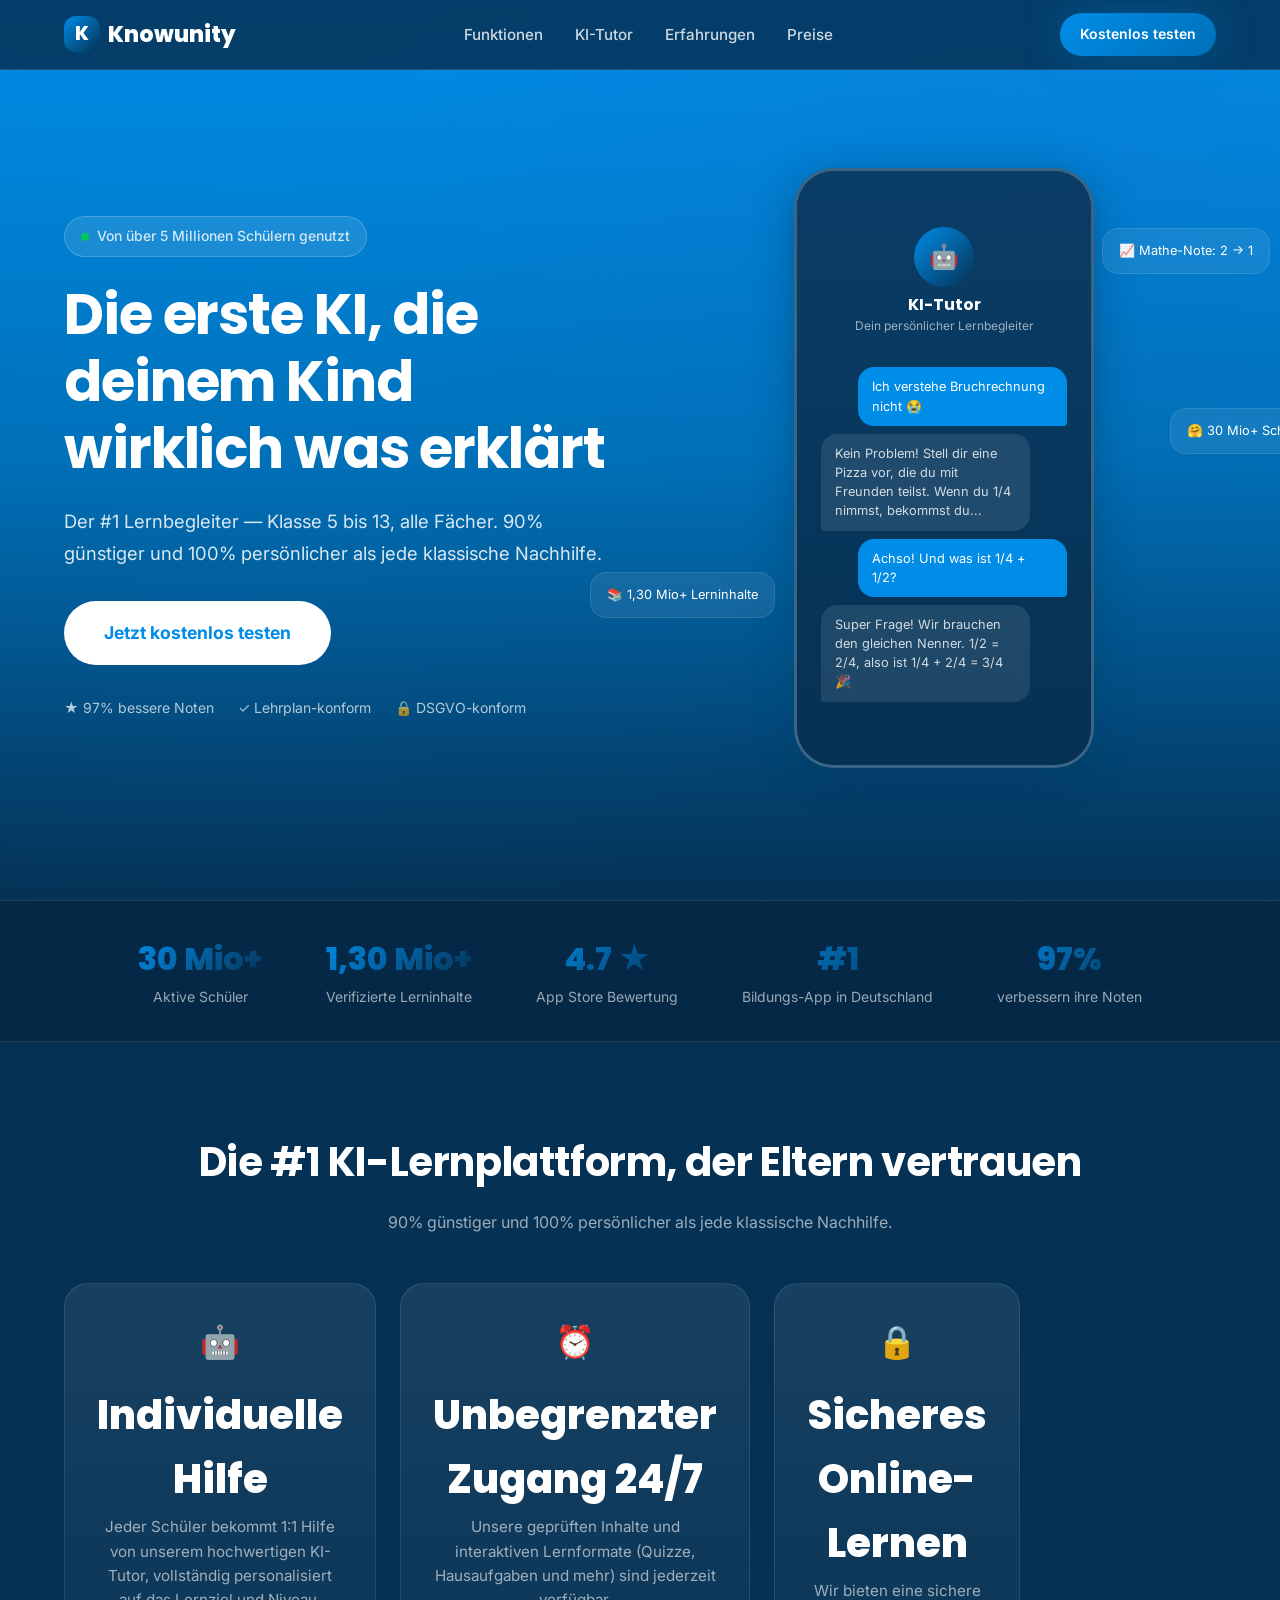
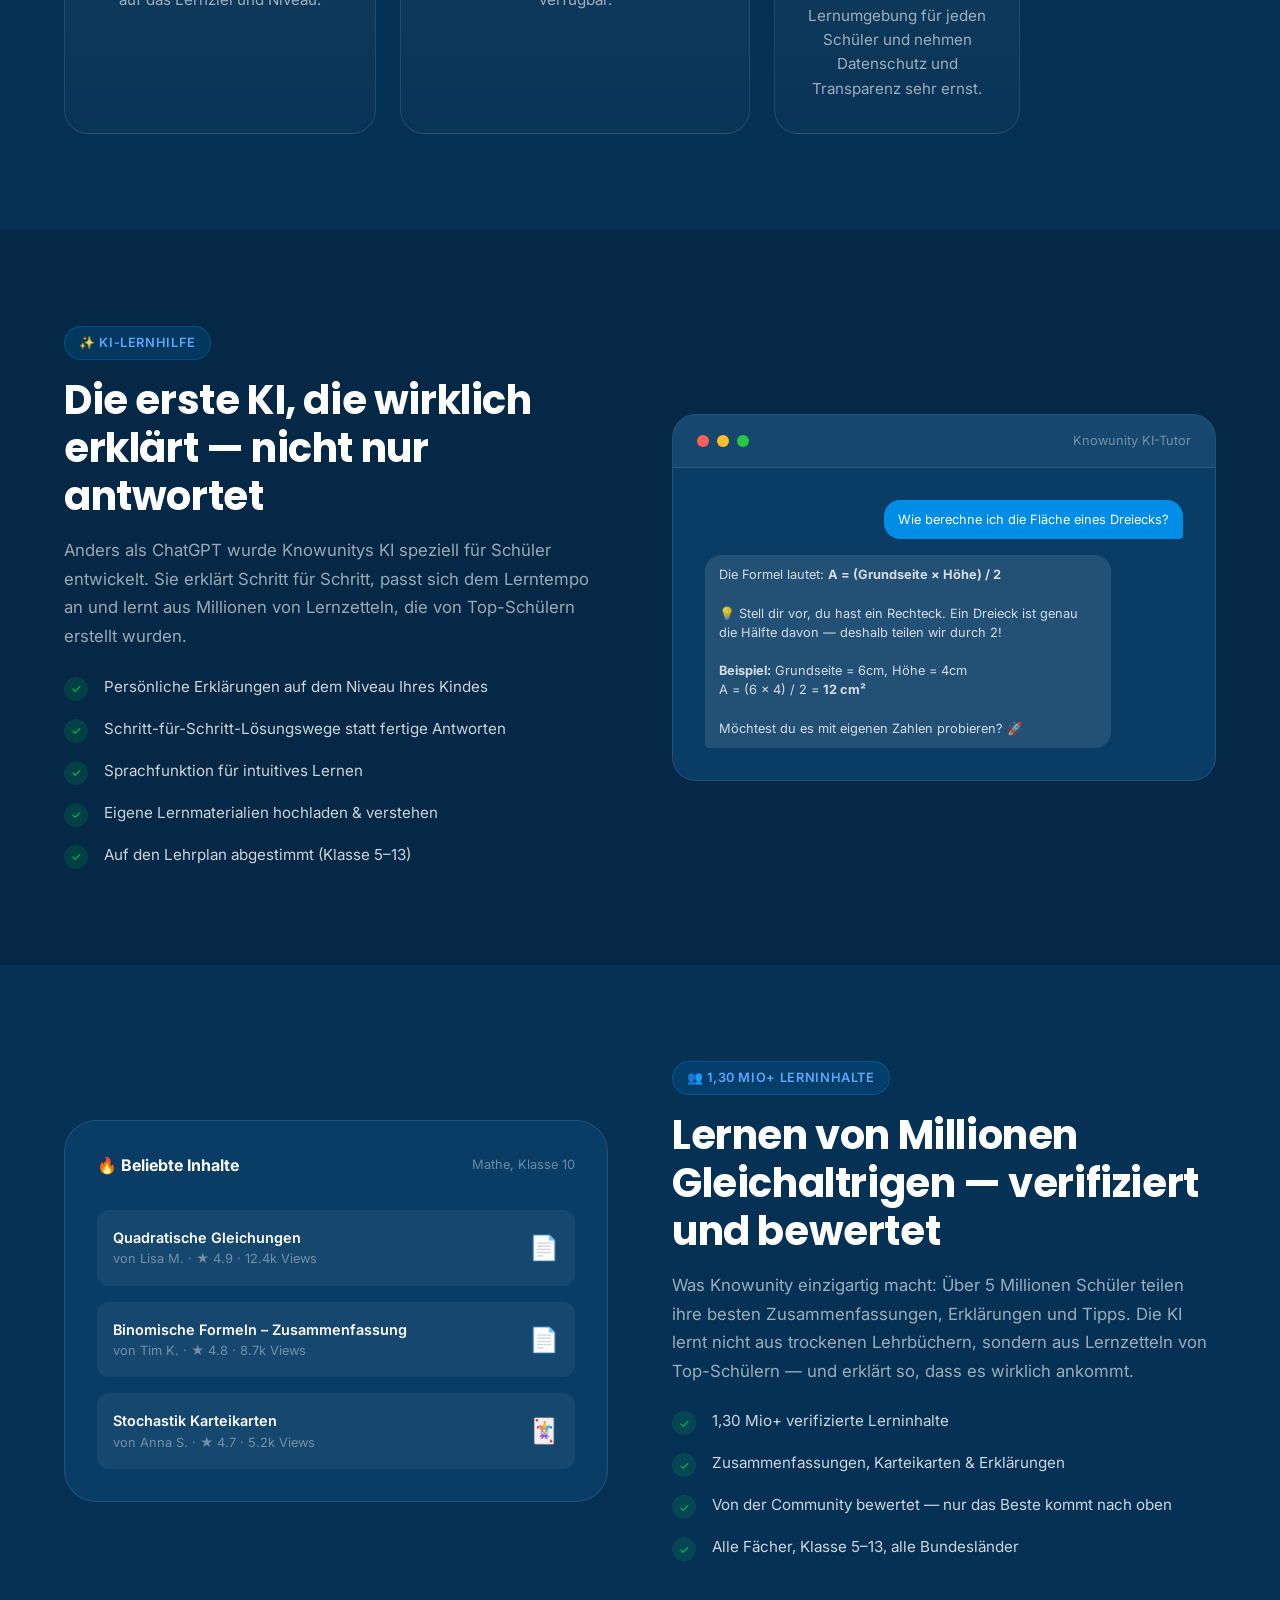
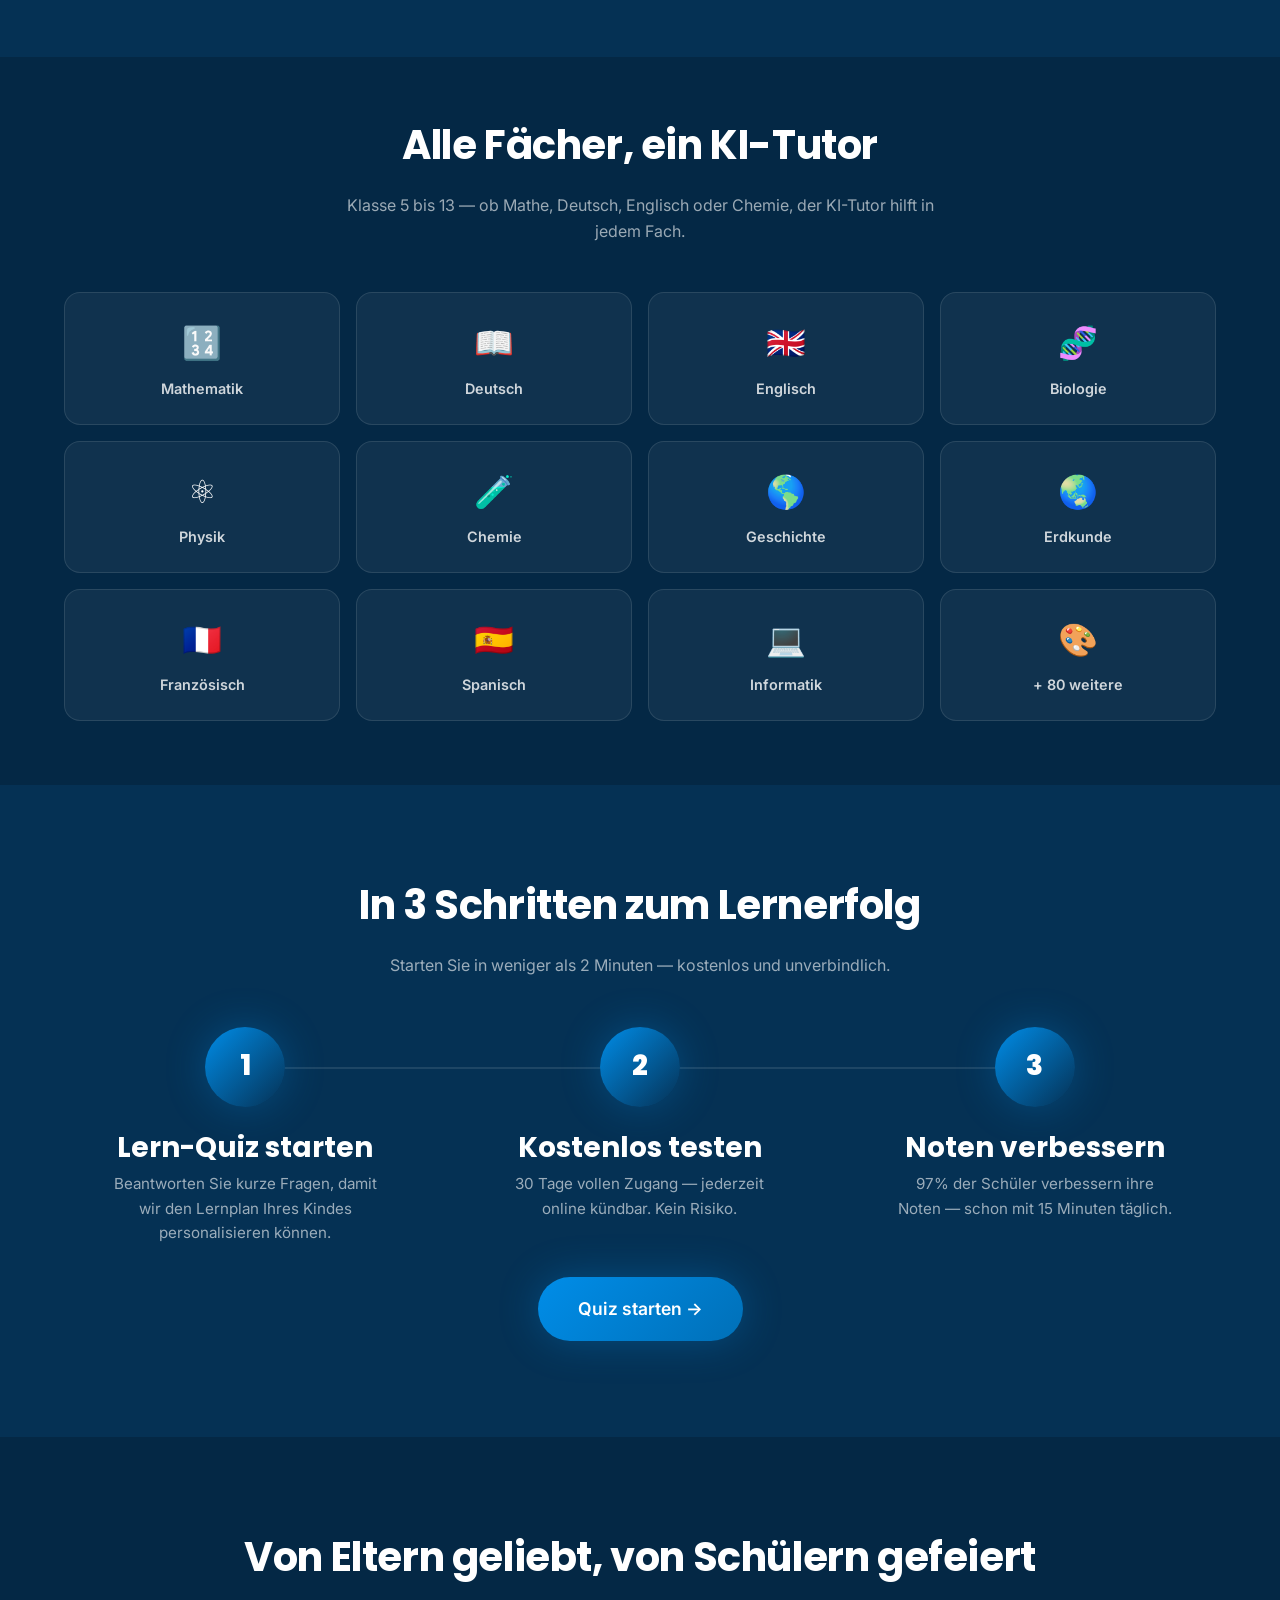
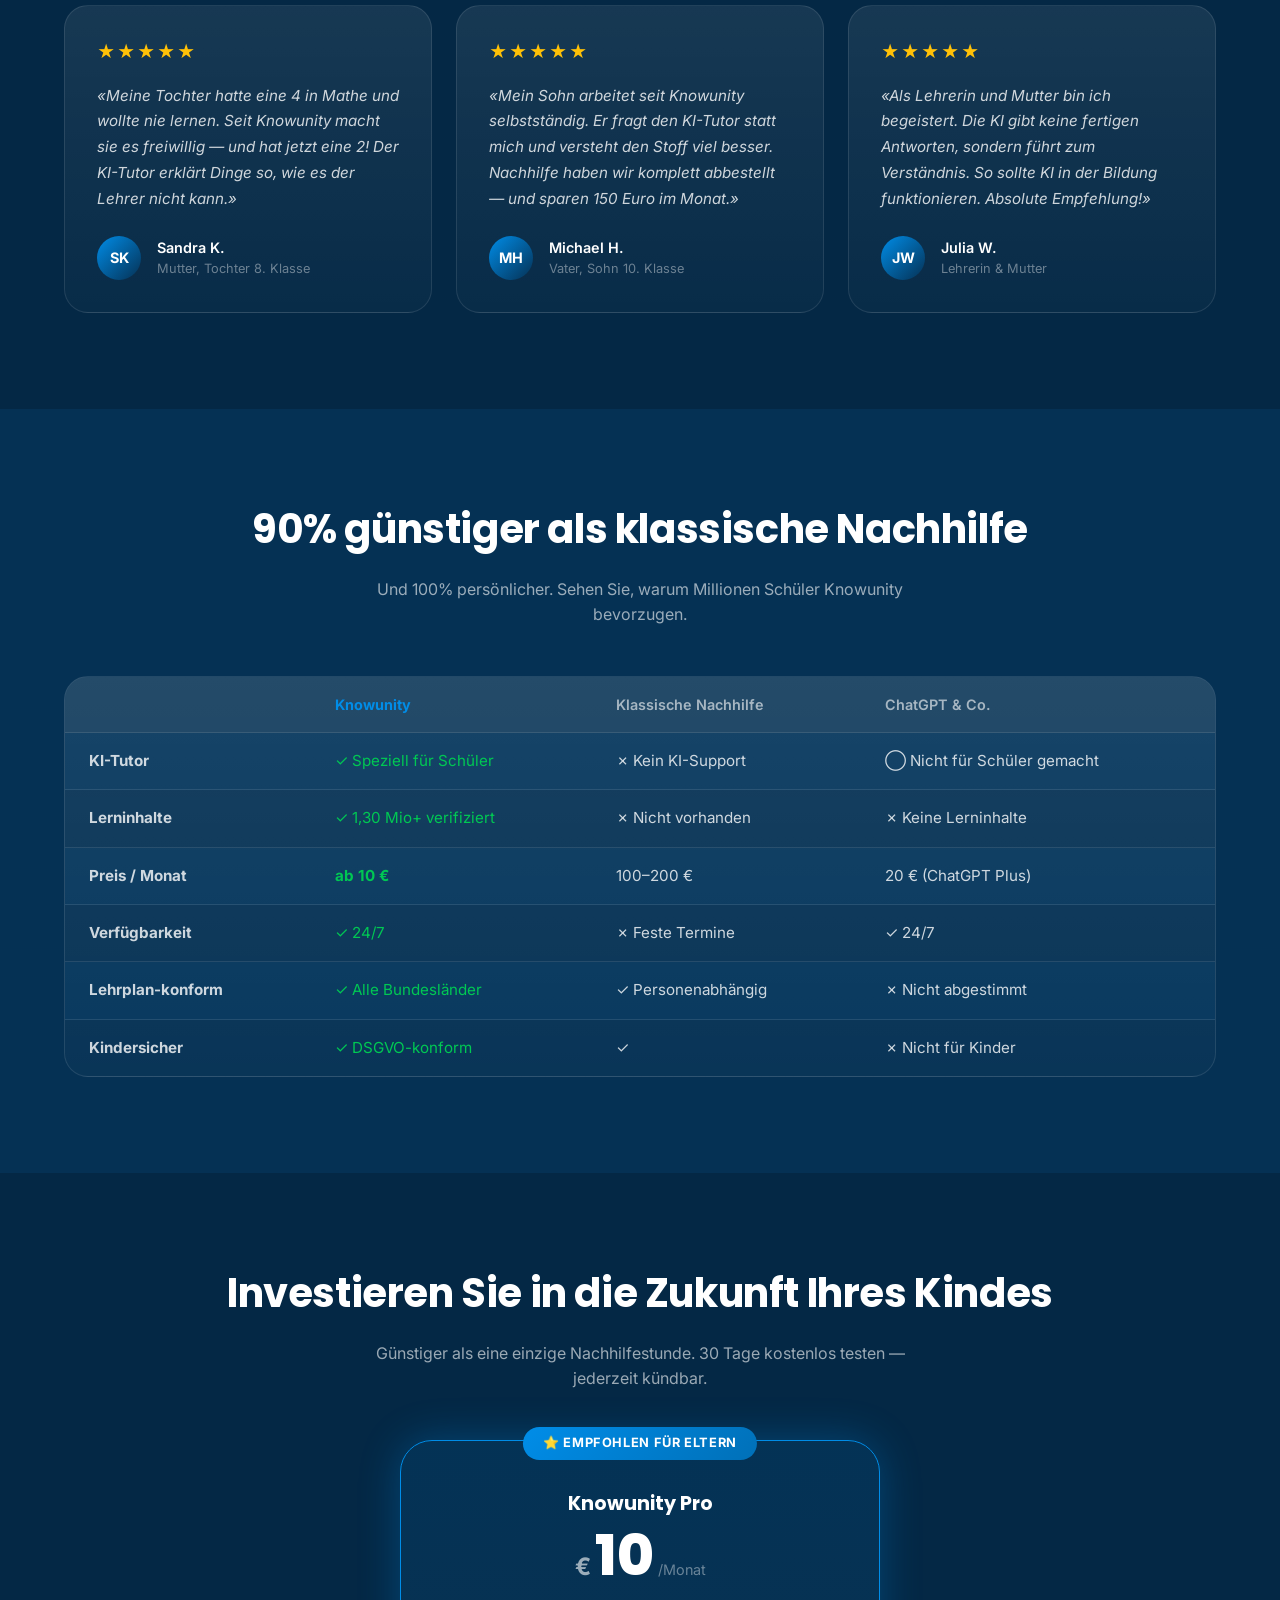
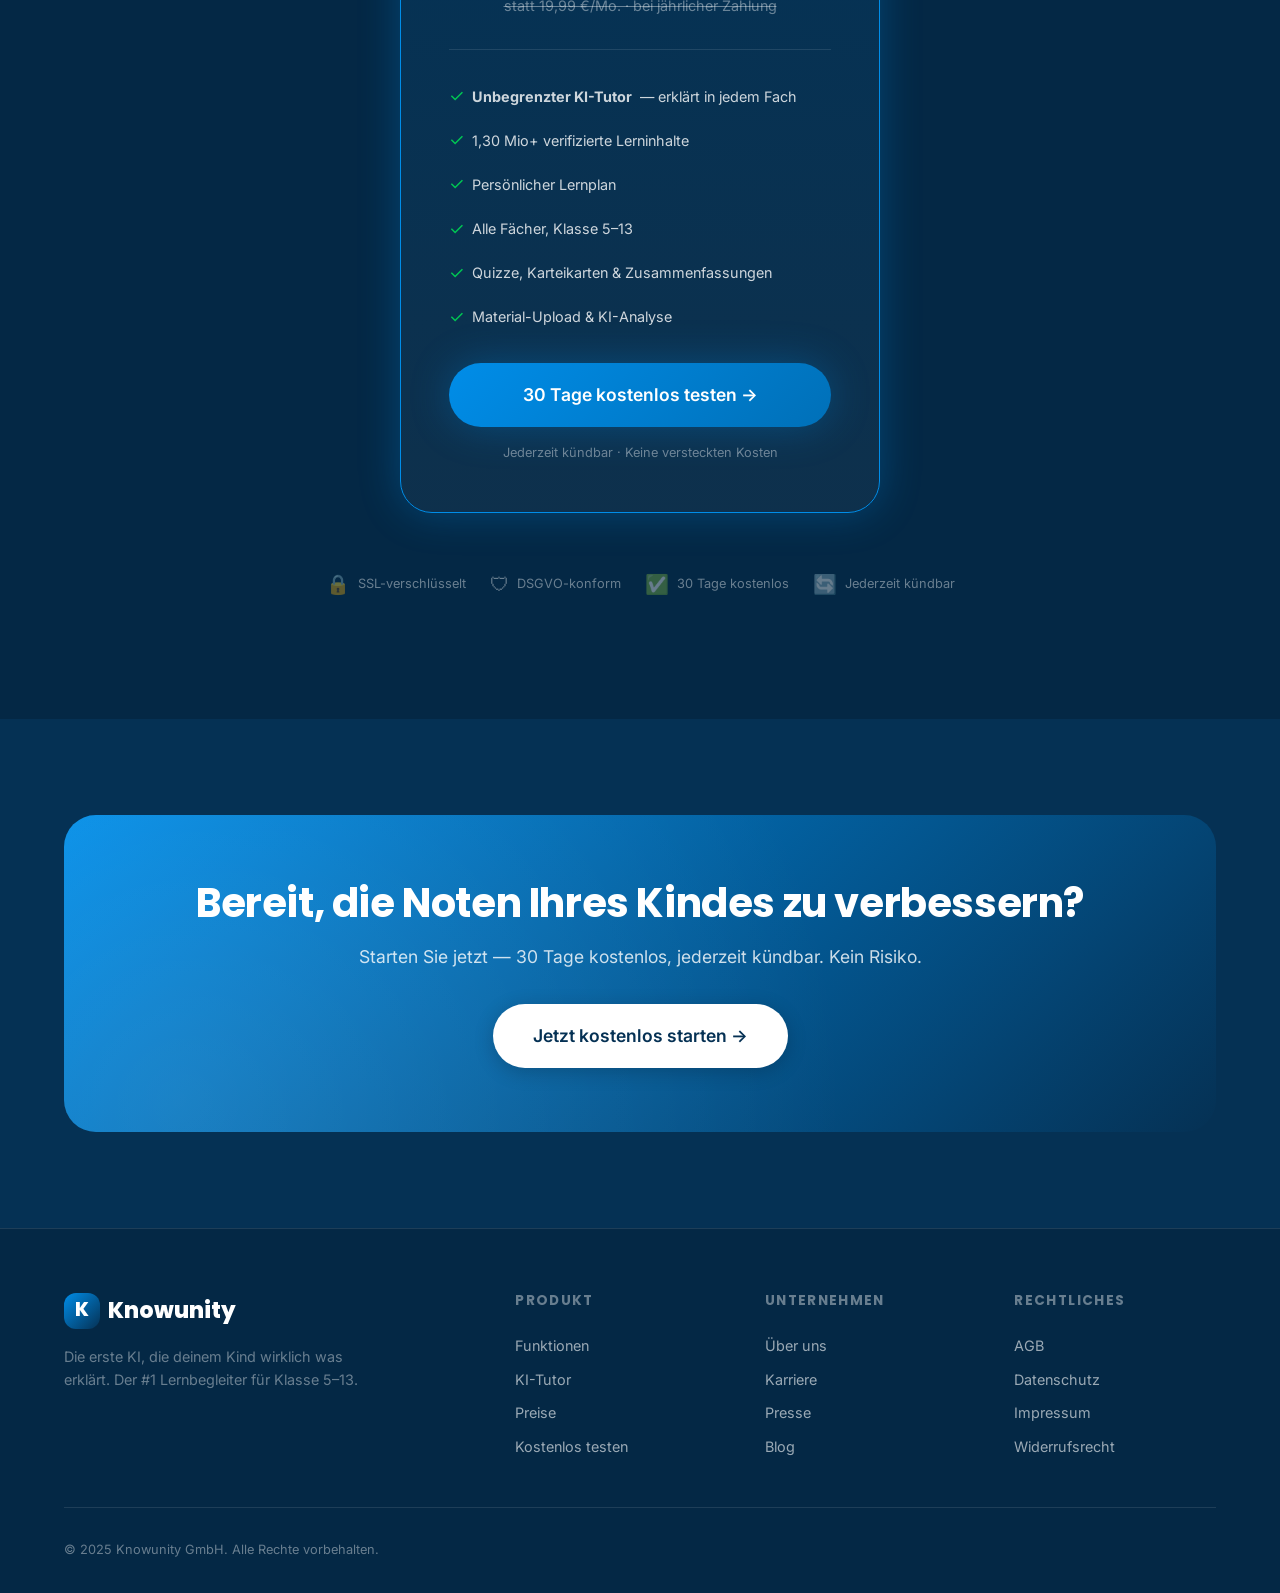
<file: index.html>
<!DOCTYPE html>
<html lang="de">
<head>
  <meta charset="UTF-8">
  <meta name="viewport" content="width=device-width, initial-scale=1.0">
  <title>Knowunity für Eltern — Die erste KI, die deinem Kind wirklich was erklärt</title>
  <link rel="stylesheet" href="styles.css">
  <style>
    .hero {
      background: linear-gradient(180deg, #008DE8 0%, #0070b8 50%, #053154 100%);
      padding-top: 100px;
      padding-bottom: var(--space-3xl);
    }
    .hero h1 { color: var(--color-white); }
    .hero h1 em { font-style: normal; }

    .subject-grid {
      display: grid;
      grid-template-columns: repeat(4, 1fr);
      gap: var(--space-md);
    }
    .subject-tile {
      background: var(--color-white-05);
      border: 1px solid var(--color-white-10);
      border-radius: var(--radius-lg);
      padding: var(--space-lg);
      text-align: center;
      cursor: pointer;
      transition: all var(--transition-base);
    }
    .subject-tile:hover {
      border-color: var(--color-blue);
      background: rgba(0,141,232,0.08);
      transform: translateY(-2px);
    }
    .subject-tile .icon { font-size: 2rem; margin-bottom: var(--space-sm); }
    .subject-tile .label { font-size: 0.9rem; font-weight: 600; color: var(--color-white-80); }

    .ai-demo-window {
      background: var(--color-navy-light);
      border: 1px solid var(--color-white-10);
      border-radius: var(--radius-xl);
      overflow: hidden;
    }
    .ai-demo-header {
      display: flex;
      align-items: center;
      gap: var(--space-sm);
      padding: var(--space-md) var(--space-lg);
      background: var(--color-white-05);
      border-bottom: 1px solid var(--color-white-10);
    }
    .ai-demo-dot { width: 12px; height: 12px; border-radius: 50%; }
    .ai-demo-body {
      padding: var(--space-xl);
      display: flex;
      flex-direction: column;
      gap: var(--space-md);
    }
    .comparison-section { overflow-x: auto; }
    @media (max-width: 768px) {
      .subject-grid { grid-template-columns: repeat(2, 1fr); }
    }
  </style>
</head>
<body>

<!-- Navigation -->
<nav class="nav">
  <div class="container">
    <a href="index.html" class="nav-logo">
      <span class="logo-icon">K</span>
      Knowunity
    </a>
    <ul class="nav-links">
      <li><a href="#features">Funktionen</a></li>
      <li><a href="#ai">KI-Tutor</a></li>
      <li><a href="#testimonials">Erfahrungen</a></li>
      <li><a href="#pricing">Preise</a></li>
    </ul>
    <div class="nav-cta">
      <a href="quiz.html" class="btn btn-sm btn-blue">Kostenlos testen</a>
    </div>
  </div>
</nav>

<!-- Hero -->
<section class="hero">
  <div class="container">
    <div class="hero-content">
      <div class="hero-text">
        <div class="hero-badge">
          <span class="badge-dot"></span>
          Von über 5 Millionen Schülern genutzt
        </div>
        <h1>Die erste KI, die deinem Kind wirklich was erklärt</h1>
        <p class="hero-subtitle" style="color: rgba(255,255,255,0.85);">
          Der #1 Lernbegleiter — Klasse 5 bis 13, alle Fächer.
          90% günstiger und 100% persönlicher als jede klassische Nachhilfe.
        </p>
        <div class="hero-ctas">
          <a href="quiz.html" class="btn btn-lg" style="background:white; color:#008DE8; font-weight:700;">Jetzt kostenlos testen</a>
        </div>
        <div class="hero-trust" style="color: rgba(255,255,255,0.7);">
          <span class="hero-trust-item">&#9733; 97% bessere Noten</span>
          <span class="hero-trust-item">&#10003; Lehrplan-konform</span>
          <span class="hero-trust-item">&#128274; DSGVO-konform</span>
        </div>
      </div>
      <div class="hero-visual">
        <div class="hero-phone">
          <div class="hero-phone-screen">
            <div class="phone-header">
              <div class="avatar">&#129302;</div>
              <h4>KI-Tutor</h4>
              <p>Dein persönlicher Lernbegleiter</p>
            </div>
            <div class="phone-chat">
              <div class="chat-bubble chat-bubble-user">Ich verstehe Bruchrechnung nicht &#128557;</div>
              <div class="chat-bubble chat-bubble-ai">Kein Problem! Stell dir eine Pizza vor, die du mit Freunden teilst. Wenn du 1/4 nimmst, bekommst du...</div>
              <div class="chat-bubble chat-bubble-user">Achso! Und was ist 1/4 + 1/2?</div>
              <div class="chat-bubble chat-bubble-ai">Super Frage! Wir brauchen den gleichen Nenner. 1/2 = 2/4, also ist 1/4 + 2/4 = 3/4 &#127881;</div>
            </div>
          </div>
        </div>
        <div class="float-card float-card-1">
          &#128200; Mathe-Note: 2 &rarr; 1
        </div>
        <div class="float-card float-card-2">
          &#128218; 1,30 Mio+ Lerninhalte
        </div>
        <div class="float-card float-card-3">
          &#129303; 30 Mio+ Schüler
        </div>
      </div>
    </div>
  </div>
</section>

<!-- Social Proof Bar -->
<div class="social-proof-bar">
  <div class="container">
    <div class="proof-items">
      <div class="proof-item">
        <div class="proof-number">30 Mio+</div>
        <div class="proof-label">Aktive Schüler</div>
      </div>
      <div class="proof-item">
        <div class="proof-number">1,30 Mio+</div>
        <div class="proof-label">Verifizierte Lerninhalte</div>
      </div>
      <div class="proof-item">
        <div class="proof-number">4.7 &#9733;</div>
        <div class="proof-label">App Store Bewertung</div>
      </div>
      <div class="proof-item">
        <div class="proof-number">#1</div>
        <div class="proof-label">Bildungs-App in Deutschland</div>
      </div>
      <div class="proof-item">
        <div class="proof-number">97%</div>
        <div class="proof-label">verbessern ihre Noten</div>
      </div>
    </div>
  </div>
</div>

<!-- Key Benefits — matching Knowunity parents page -->
<section class="section" id="stats">
  <div class="container">
    <h2 class="text-center mb-lg">Die #1 KI-Lernplattform, der Eltern vertrauen</h2>
    <p class="text-center text-muted mb-2xl" style="max-width:600px; margin-left:auto; margin-right:auto;">
      90% günstiger und 100% persönlicher als jede klassische Nachhilfe.
    </p>
    <div class="stats-row">
      <div class="stat-card">
        <div class="stat-icon">&#129302;</div>
        <div class="stat-number">Individuelle Hilfe</div>
        <div class="stat-label">Jeder Schüler bekommt 1:1 Hilfe von unserem hochwertigen KI-Tutor, vollständig personalisiert auf das Lernziel und Niveau.</div>
      </div>
      <div class="stat-card">
        <div class="stat-icon">&#9200;</div>
        <div class="stat-number">Unbegrenzter Zugang 24/7</div>
        <div class="stat-label">Unsere geprüften Inhalte und interaktiven Lernformate (Quizze, Hausaufgaben und mehr) sind jederzeit verfügbar.</div>
      </div>
      <div class="stat-card">
        <div class="stat-icon">&#128274;</div>
        <div class="stat-number">Sicheres Online-Lernen</div>
        <div class="stat-label">Wir bieten eine sichere Lernumgebung für jeden Schüler und nehmen Datenschutz und Transparenz sehr ernst.</div>
      </div>
    </div>
  </div>
</section>

<!-- Feature 1: AI Tutor -->
<section class="section" id="ai" style="background: var(--color-dark-bg);">
  <div class="container">
    <div class="feature-row">
      <div class="feature-text">
        <span class="feature-tag">&#10024; KI-Lernhilfe</span>
        <h2>Die erste KI, die wirklich erklärt — nicht nur antwortet</h2>
        <p>
          Anders als ChatGPT wurde Knowunitys KI speziell für Schüler entwickelt.
          Sie erklärt Schritt für Schritt, passt sich dem Lerntempo an und lernt
          aus Millionen von Lernzetteln, die von Top-Schülern erstellt wurden.
        </p>
        <ul class="feature-list">
          <li><span class="check">&#10003;</span> Persönliche Erklärungen auf dem Niveau Ihres Kindes</li>
          <li><span class="check">&#10003;</span> Schritt-für-Schritt-Lösungswege statt fertige Antworten</li>
          <li><span class="check">&#10003;</span> Sprachfunktion für intuitives Lernen</li>
          <li><span class="check">&#10003;</span> Eigene Lernmaterialien hochladen & verstehen</li>
          <li><span class="check">&#10003;</span> Auf den Lehrplan abgestimmt (Klasse 5–13)</li>
        </ul>
      </div>
      <div class="feature-visual">
        <div class="ai-demo-window">
          <div class="ai-demo-header">
            <div class="ai-demo-dot" style="background:#ff5f57;"></div>
            <div class="ai-demo-dot" style="background:#ffbd2e;"></div>
            <div class="ai-demo-dot" style="background:#28c840;"></div>
            <span style="margin-left:auto; font-size:0.8rem; color:var(--color-white-40);">Knowunity KI-Tutor</span>
          </div>
          <div class="ai-demo-body">
            <div class="chat-bubble chat-bubble-user" style="animation:none;opacity:1;">Wie berechne ich die Fläche eines Dreiecks?</div>
            <div class="chat-bubble chat-bubble-ai" style="animation:none;opacity:1;">
              Die Formel lautet: <strong>A = (Grundseite × Höhe) / 2</strong><br><br>
              &#128161; Stell dir vor, du hast ein Rechteck. Ein Dreieck ist genau die Hälfte davon —
              deshalb teilen wir durch 2!<br><br>
              <strong>Beispiel:</strong> Grundseite = 6cm, Höhe = 4cm<br>
              A = (6 × 4) / 2 = <strong>12 cm²</strong><br><br>
              Möchtest du es mit eigenen Zahlen probieren? &#128640;
            </div>
          </div>
        </div>
      </div>
    </div>
  </div>
</section>

<!-- Feature 2: Community Content -->
<section class="section" id="features">
  <div class="container">
    <div class="feature-row reverse">
      <div class="feature-text">
        <span class="feature-tag">&#128101; 1,30 Mio+ Lerninhalte</span>
        <h2>Lernen von Millionen Gleichaltrigen — verifiziert und bewertet</h2>
        <p>
          Was Knowunity einzigartig macht: Über 5 Millionen Schüler teilen ihre besten
          Zusammenfassungen, Erklärungen und Tipps. Die KI lernt nicht aus trockenen
          Lehrbüchern, sondern aus Lernzetteln von Top-Schülern — und erklärt so,
          dass es wirklich ankommt.
        </p>
        <ul class="feature-list">
          <li><span class="check">&#10003;</span> 1,30 Mio+ verifizierte Lerninhalte</li>
          <li><span class="check">&#10003;</span> Zusammenfassungen, Karteikarten & Erklärungen</li>
          <li><span class="check">&#10003;</span> Von der Community bewertet — nur das Beste kommt nach oben</li>
          <li><span class="check">&#10003;</span> Alle Fächer, Klasse 5–13, alle Bundesländer</li>
        </ul>
      </div>
      <div class="feature-visual">
        <div class="feature-mockup">
          <div style="display:flex; justify-content:space-between; align-items:center; margin-bottom:var(--space-md);">
            <span style="font-weight:700;">&#128293; Beliebte Inhalte</span>
            <span style="font-size:0.8rem; color:var(--color-white-40);">Mathe, Klasse 10</span>
          </div>
          <div style="background:var(--color-white-05); border-radius:var(--radius-md); padding:var(--space-md); display:flex; justify-content:space-between; align-items:center;">
            <div>
              <div style="font-weight:600; font-size:0.9rem;">Quadratische Gleichungen</div>
              <div style="font-size:0.8rem; color:var(--color-white-40);">von Lisa M. · &#9733; 4.9 · 12.4k Views</div>
            </div>
            <span style="font-size:1.5rem;">&#128196;</span>
          </div>
          <div style="background:var(--color-white-05); border-radius:var(--radius-md); padding:var(--space-md); display:flex; justify-content:space-between; align-items:center;">
            <div>
              <div style="font-weight:600; font-size:0.9rem;">Binomische Formeln – Zusammenfassung</div>
              <div style="font-size:0.8rem; color:var(--color-white-40);">von Tim K. · &#9733; 4.8 · 8.7k Views</div>
            </div>
            <span style="font-size:1.5rem;">&#128196;</span>
          </div>
          <div style="background:var(--color-white-05); border-radius:var(--radius-md); padding:var(--space-md); display:flex; justify-content:space-between; align-items:center;">
            <div>
              <div style="font-weight:600; font-size:0.9rem;">Stochastik Karteikarten</div>
              <div style="font-size:0.8rem; color:var(--color-white-40);">von Anna S. · &#9733; 4.7 · 5.2k Views</div>
            </div>
            <span style="font-size:1.5rem;">&#127183;</span>
          </div>
        </div>
      </div>
    </div>
  </div>
</section>

<!-- Subjects Grid -->
<section class="section-sm" style="background: var(--color-dark-bg);">
  <div class="container">
    <h2 class="text-center mb-lg">Alle Fächer, ein KI-Tutor</h2>
    <p class="text-center text-muted mb-2xl" style="max-width:600px; margin-left:auto; margin-right:auto;">
      Klasse 5 bis 13 — ob Mathe, Deutsch, Englisch oder Chemie, der KI-Tutor hilft in jedem Fach.
    </p>
    <div class="subject-grid">
      <div class="subject-tile"><div class="icon">&#128290;</div><div class="label">Mathematik</div></div>
      <div class="subject-tile"><div class="icon">&#128214;</div><div class="label">Deutsch</div></div>
      <div class="subject-tile"><div class="icon">&#127468;&#127463;</div><div class="label">Englisch</div></div>
      <div class="subject-tile"><div class="icon">&#129516;</div><div class="label">Biologie</div></div>
      <div class="subject-tile"><div class="icon">&#9883;</div><div class="label">Physik</div></div>
      <div class="subject-tile"><div class="icon">&#129514;</div><div class="label">Chemie</div></div>
      <div class="subject-tile"><div class="icon">&#127758;</div><div class="label">Geschichte</div></div>
      <div class="subject-tile"><div class="icon">&#127759;</div><div class="label">Erdkunde</div></div>
      <div class="subject-tile"><div class="icon">&#127467;&#127479;</div><div class="label">Französisch</div></div>
      <div class="subject-tile"><div class="icon">&#127466;&#127480;</div><div class="label">Spanisch</div></div>
      <div class="subject-tile"><div class="icon">&#128187;</div><div class="label">Informatik</div></div>
      <div class="subject-tile"><div class="icon">&#127912;</div><div class="label">+ 80 weitere</div></div>
    </div>
  </div>
</section>

<!-- How It Works -->
<section class="section" id="how-it-works">
  <div class="container">
    <h2 class="text-center mb-lg">In 3 Schritten zum Lernerfolg</h2>
    <p class="text-center text-muted mb-2xl" style="max-width:500px; margin-left:auto; margin-right:auto;">
      Starten Sie in weniger als 2 Minuten — kostenlos und unverbindlich.
    </p>
    <div class="steps">
      <div class="step">
        <div class="step-number">1</div>
        <h3>Lern-Quiz starten</h3>
        <p>Beantworten Sie kurze Fragen, damit wir den Lernplan Ihres Kindes personalisieren können.</p>
      </div>
      <div class="step">
        <div class="step-number">2</div>
        <h3>Kostenlos testen</h3>
        <p>30 Tage vollen Zugang — jederzeit online kündbar. Kein Risiko.</p>
      </div>
      <div class="step">
        <div class="step-number">3</div>
        <h3>Noten verbessern</h3>
        <p>97% der Schüler verbessern ihre Noten — schon mit 15 Minuten täglich.</p>
      </div>
    </div>
    <div class="text-center mt-xl">
      <a href="quiz.html" class="btn btn-lg btn-blue">Quiz starten &rarr;</a>
    </div>
  </div>
</section>

<!-- Testimonials -->
<section class="section" id="testimonials" style="background: var(--color-dark-bg);">
  <div class="container">
    <h2 class="text-center mb-lg">Von Eltern geliebt, von Schülern gefeiert</h2>
    <div class="testimonial-grid">
      <div class="testimonial-card">
        <div class="testimonial-stars">&#9733;&#9733;&#9733;&#9733;&#9733;</div>
        <p class="testimonial-text">
          &laquo;Meine Tochter hatte eine 4 in Mathe und wollte nie lernen. Seit Knowunity
          macht sie es freiwillig — und hat jetzt eine 2! Der KI-Tutor erklärt Dinge so,
          wie es der Lehrer nicht kann.&raquo;
        </p>
        <div class="testimonial-author">
          <div class="testimonial-avatar">SK</div>
          <div class="testimonial-meta">
            <div class="name">Sandra K.</div>
            <div class="role">Mutter, Tochter 8. Klasse</div>
          </div>
        </div>
      </div>
      <div class="testimonial-card">
        <div class="testimonial-stars">&#9733;&#9733;&#9733;&#9733;&#9733;</div>
        <p class="testimonial-text">
          &laquo;Mein Sohn arbeitet seit Knowunity selbstständig. Er fragt den KI-Tutor
          statt mich und versteht den Stoff viel besser. Nachhilfe haben wir
          komplett abbestellt — und sparen 150 Euro im Monat.&raquo;
        </p>
        <div class="testimonial-author">
          <div class="testimonial-avatar">MH</div>
          <div class="testimonial-meta">
            <div class="name">Michael H.</div>
            <div class="role">Vater, Sohn 10. Klasse</div>
          </div>
        </div>
      </div>
      <div class="testimonial-card">
        <div class="testimonial-stars">&#9733;&#9733;&#9733;&#9733;&#9733;</div>
        <p class="testimonial-text">
          &laquo;Als Lehrerin und Mutter bin ich begeistert. Die KI gibt keine fertigen
          Antworten, sondern führt zum Verständnis. So sollte KI in der Bildung
          funktionieren. Absolute Empfehlung!&raquo;
        </p>
        <div class="testimonial-author">
          <div class="testimonial-avatar">JW</div>
          <div class="testimonial-meta">
            <div class="name">Julia W.</div>
            <div class="role">Lehrerin & Mutter</div>
          </div>
        </div>
      </div>
    </div>
  </div>
</section>

<!-- Comparison -->
<section class="section comparison-section">
  <div class="container">
    <h2 class="text-center mb-lg">90% günstiger als klassische Nachhilfe</h2>
    <p class="text-center text-muted mb-2xl" style="max-width:550px; margin-left:auto; margin-right:auto;">
      Und 100% persönlicher. Sehen Sie, warum Millionen Schüler Knowunity bevorzugen.
    </p>
    <table class="comparison-table">
      <thead>
        <tr>
          <th></th>
          <th style="color:var(--color-blue); font-weight:700;">Knowunity</th>
          <th>Klassische Nachhilfe</th>
          <th>ChatGPT & Co.</th>
        </tr>
      </thead>
      <tbody>
        <tr class="comparison-highlight">
          <td><strong>KI-Tutor</strong></td>
          <td style="color:var(--color-green);">&#10003; Speziell für Schüler</td>
          <td>&#10007; Kein KI-Support</td>
          <td>&#9711; Nicht für Schüler gemacht</td>
        </tr>
        <tr>
          <td><strong>Lerninhalte</strong></td>
          <td style="color:var(--color-green);">&#10003; 1,30 Mio+ verifiziert</td>
          <td>&#10007; Nicht vorhanden</td>
          <td>&#10007; Keine Lerninhalte</td>
        </tr>
        <tr class="comparison-highlight">
          <td><strong>Preis / Monat</strong></td>
          <td style="color:var(--color-green);"><strong>ab 10 &euro;</strong></td>
          <td>100–200 &euro;</td>
          <td>20 &euro; (ChatGPT Plus)</td>
        </tr>
        <tr>
          <td><strong>Verfügbarkeit</strong></td>
          <td style="color:var(--color-green);">&#10003; 24/7</td>
          <td>&#10007; Feste Termine</td>
          <td>&#10003; 24/7</td>
        </tr>
        <tr class="comparison-highlight">
          <td><strong>Lehrplan-konform</strong></td>
          <td style="color:var(--color-green);">&#10003; Alle Bundesländer</td>
          <td>&#10003; Personenabhängig</td>
          <td>&#10007; Nicht abgestimmt</td>
        </tr>
        <tr>
          <td><strong>Kindersicher</strong></td>
          <td style="color:var(--color-green);">&#10003; DSGVO-konform</td>
          <td>&#10003;</td>
          <td>&#10007; Nicht für Kinder</td>
        </tr>
      </tbody>
    </table>
  </div>
</section>

<!-- Pricing Preview -->
<section class="section" id="pricing" style="background: var(--color-dark-bg);">
  <div class="container">
    <h2 class="text-center mb-lg">Investieren Sie in die Zukunft Ihres Kindes</h2>
    <p class="text-center text-muted mb-2xl" style="max-width:550px; margin-left:auto; margin-right:auto;">
      Günstiger als eine einzige Nachhilfestunde. 30 Tage kostenlos testen — jederzeit kündbar.
    </p>
    <div style="max-width:480px; margin:0 auto;">
      <div class="pricing-card featured" style="transform:none;">
        <div class="pricing-popular">&#11088; Empfohlen für Eltern</div>
        <div class="pricing-header">
          <div class="pricing-name">Knowunity Pro</div>
          <div class="pricing-price">
            <span class="pricing-currency">&euro;</span>
            <span class="pricing-amount">10</span>
            <span class="pricing-period">/Monat</span>
          </div>
          <div class="pricing-original">statt 19,99 &euro;/Mo. · bei jährlicher Zahlung</div>
        </div>
        <ul class="pricing-features">
          <li><span class="icon" style="color:var(--color-green);">&#10003;</span> <strong>Unbegrenzter KI-Tutor</strong> — erklärt in jedem Fach</li>
          <li><span class="icon" style="color:var(--color-green);">&#10003;</span> 1,30 Mio+ verifizierte Lerninhalte</li>
          <li><span class="icon" style="color:var(--color-green);">&#10003;</span> Persönlicher Lernplan</li>
          <li><span class="icon" style="color:var(--color-green);">&#10003;</span> Alle Fächer, Klasse 5–13</li>
          <li><span class="icon" style="color:var(--color-green);">&#10003;</span> Quizze, Karteikarten & Zusammenfassungen</li>
          <li><span class="icon" style="color:var(--color-green);">&#10003;</span> Material-Upload & KI-Analyse</li>
        </ul>
        <a href="quiz.html" class="btn btn-lg btn-blue pricing-cta" style="width:100%;">30 Tage kostenlos testen &rarr;</a>
        <div style="text-align:center; margin-top:var(--space-md); font-size:0.8rem; color:var(--color-white-40);">
          Jederzeit kündbar · Keine versteckten Kosten
        </div>
      </div>
    </div>

    <div class="trust-badges mt-xl">
      <span class="trust-badge"><span class="icon">&#128274;</span> SSL-verschlüsselt</span>
      <span class="trust-badge"><span class="icon">&#128737;</span> DSGVO-konform</span>
      <span class="trust-badge"><span class="icon">&#9989;</span> 30 Tage kostenlos</span>
      <span class="trust-badge"><span class="icon">&#128260;</span> Jederzeit kündbar</span>
    </div>
  </div>
</section>

<!-- Final CTA -->
<section class="section">
  <div class="container">
    <div class="cta-banner">
      <h2>Bereit, die Noten Ihres Kindes zu verbessern?</h2>
      <p>Starten Sie jetzt — 30 Tage kostenlos, jederzeit kündbar. Kein Risiko.</p>
      <a href="quiz.html" class="btn btn-lg btn-primary">Jetzt kostenlos starten &rarr;</a>
    </div>
  </div>
</section>

<!-- Footer -->
<footer class="footer">
  <div class="container">
    <div class="footer-grid">
      <div class="footer-brand">
        <div class="nav-logo" style="margin-bottom:var(--space-sm);">
          <span class="logo-icon">K</span>
          Knowunity
        </div>
        <p>Die erste KI, die deinem Kind wirklich was erklärt. Der #1 Lernbegleiter für Klasse 5–13.</p>
      </div>
      <div>
        <h4>Produkt</h4>
        <ul class="footer-links">
          <li><a href="#features">Funktionen</a></li>
          <li><a href="#ai">KI-Tutor</a></li>
          <li><a href="#pricing">Preise</a></li>
          <li><a href="quiz.html">Kostenlos testen</a></li>
        </ul>
      </div>
      <div>
        <h4>Unternehmen</h4>
        <ul class="footer-links">
          <li><a href="#">Über uns</a></li>
          <li><a href="#">Karriere</a></li>
          <li><a href="#">Presse</a></li>
          <li><a href="#">Blog</a></li>
        </ul>
      </div>
      <div>
        <h4>Rechtliches</h4>
        <ul class="footer-links">
          <li><a href="#">AGB</a></li>
          <li><a href="#">Datenschutz</a></li>
          <li><a href="#">Impressum</a></li>
          <li><a href="#">Widerrufsrecht</a></li>
        </ul>
      </div>
    </div>
    <div class="footer-bottom">
      <span>&copy; 2025 Knowunity GmbH. Alle Rechte vorbehalten.</span>
    </div>
  </div>
</footer>

</body>
</html>
</file>
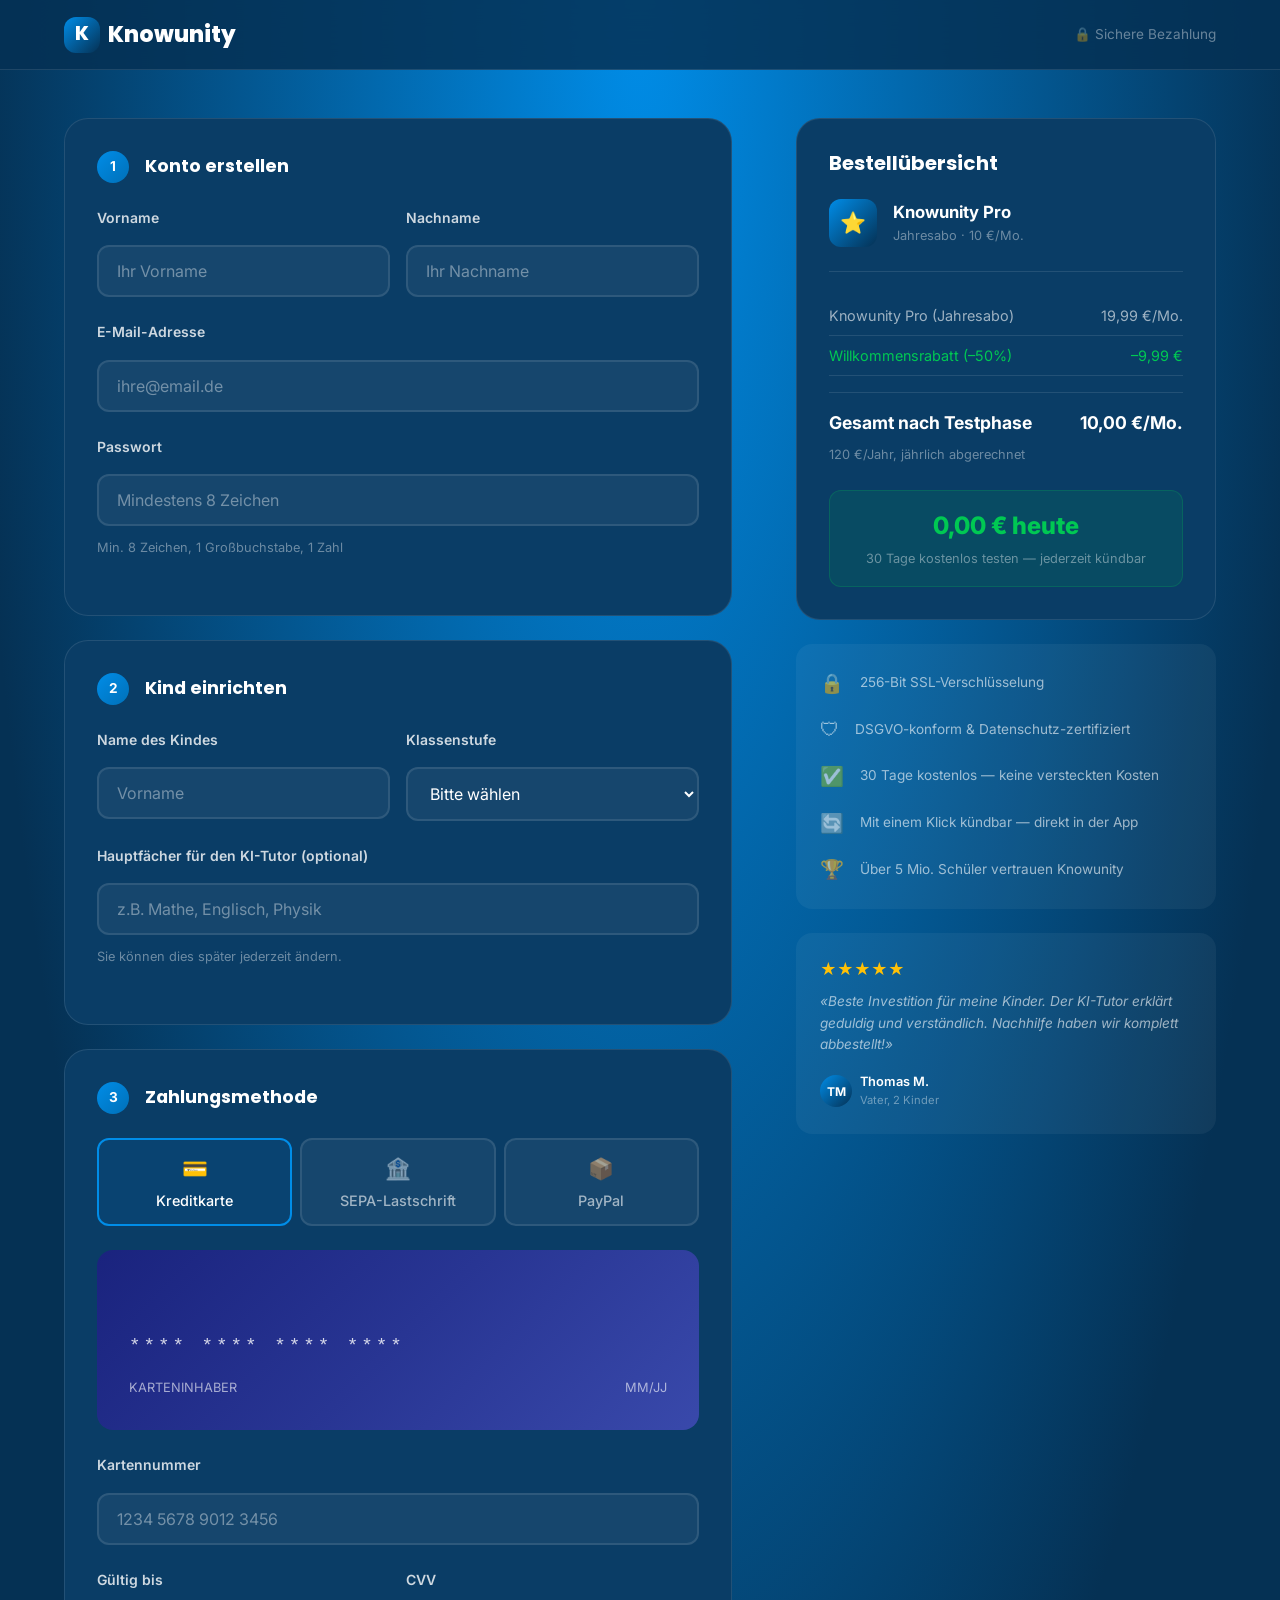
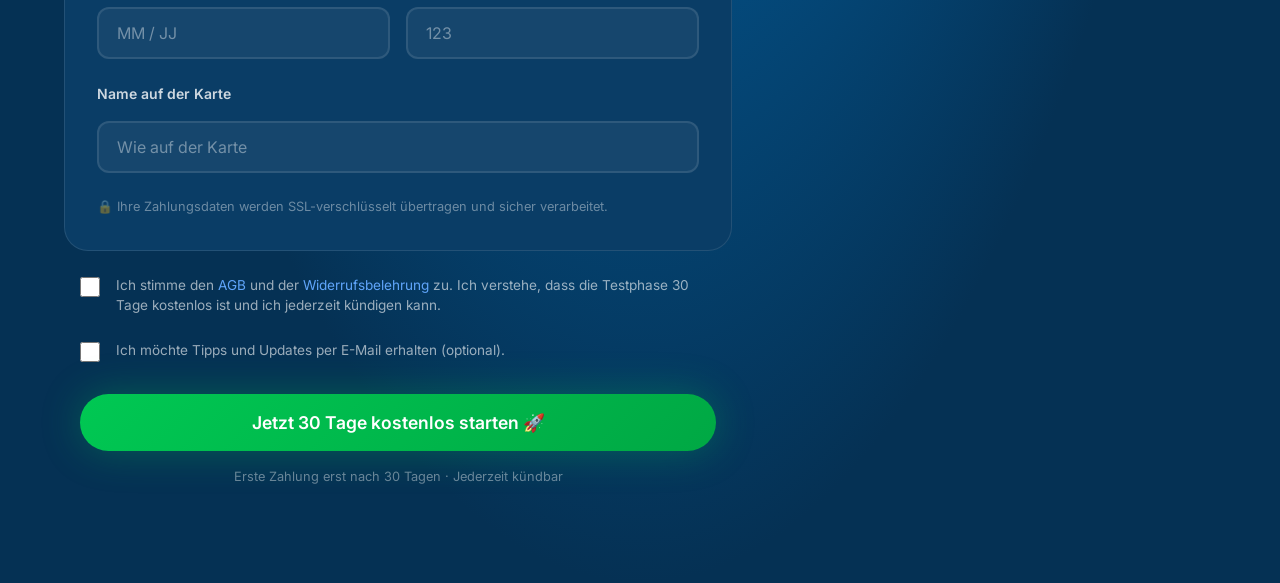
<file: checkout.html>
<!DOCTYPE html>
<html lang="de">
<head>
  <meta charset="UTF-8">
  <meta name="viewport" content="width=device-width, initial-scale=1.0">
  <title>Knowunity — Konto erstellen & 30 Tage kostenlos testen</title>
  <link rel="stylesheet" href="styles.css">
  <style>
    .checkout-page {
      min-height: 100vh;
      background: var(--gradient-hero);
      padding-top: 70px;
    }
    .checkout-grid {
      display: grid;
      grid-template-columns: 1fr 420px;
      gap: var(--space-3xl);
      align-items: start;
      padding: var(--space-2xl) 0 var(--space-4xl);
    }

    /* Form sections */
    .form-section {
      background: var(--color-navy-light);
      border: 1px solid var(--color-white-10);
      border-radius: var(--radius-xl);
      padding: var(--space-xl);
      margin-bottom: var(--space-lg);
    }
    .form-section-header {
      display: flex;
      align-items: center;
      gap: var(--space-md);
      margin-bottom: var(--space-lg);
    }
    .form-section-number {
      width: 32px;
      height: 32px;
      border-radius: 50%;
      background: var(--gradient-cta);
      display: flex;
      align-items: center;
      justify-content: center;
      font-weight: 700;
      font-size: 0.85rem;
      flex-shrink: 0;
    }
    .form-section-header h3 {
      font-size: 1.1rem;
    }

    .form-group { margin-bottom: var(--space-lg); }
    .form-label {
      display: block;
      margin-bottom: var(--space-sm);
      font-size: 0.875rem;
      font-weight: 600;
      color: var(--color-white-80);
    }
    .form-input {
      width: 100%;
      padding: 14px 18px;
      background: var(--color-white-05);
      border: 2px solid var(--color-white-10);
      border-radius: var(--radius-md);
      color: var(--color-white);
      font-family: var(--font-primary);
      font-size: 1rem;
      transition: border-color var(--transition-fast);
      outline: none;
    }
    .form-input:focus { border-color: var(--color-blue); }
    .form-input::placeholder { color: var(--color-white-40); }
    .form-row {
      display: grid;
      grid-template-columns: 1fr 1fr;
      gap: var(--space-md);
    }
    .form-hint {
      font-size: 0.8rem;
      color: var(--color-white-40);
      margin-top: var(--space-xs);
    }

    /* Payment method tabs */
    .payment-tabs {
      display: flex;
      gap: var(--space-sm);
      margin-bottom: var(--space-lg);
    }
    .payment-tab {
      flex: 1;
      padding: 12px;
      background: var(--color-white-05);
      border: 2px solid var(--color-white-10);
      border-radius: var(--radius-md);
      text-align: center;
      cursor: pointer;
      transition: all var(--transition-fast);
      font-size: 0.9rem;
      font-weight: 500;
      color: var(--color-white-60);
    }
    .payment-tab:hover { border-color: var(--color-white-20); }
    .payment-tab.active {
      border-color: var(--color-blue);
      background: rgba(0,141,232,0.08);
      color: var(--color-white);
    }
    .payment-tab .tab-icon { font-size: 1.3rem; display: block; margin-bottom: 4px; }

    /* Card mockup */
    .card-visual {
      background: linear-gradient(135deg, #1a237e 0%, #283593 50%, #3949ab 100%);
      border-radius: var(--radius-lg);
      padding: var(--space-xl);
      margin-bottom: var(--space-lg);
      min-height: 180px;
      display: flex;
      flex-direction: column;
      justify-content: flex-end;
    }
    .card-visual .card-number {
      font-family: monospace;
      font-size: 1.2rem;
      letter-spacing: 3px;
      color: var(--color-white-80);
      margin-bottom: var(--space-md);
    }
    .card-visual .card-meta {
      display: flex;
      justify-content: space-between;
      font-size: 0.8rem;
      color: var(--color-white-60);
    }

    /* Sidebar summary */
    .checkout-sidebar {
      position: sticky;
      top: calc(70px + var(--space-xl));
    }
    .summary-card {
      background: var(--color-navy-light);
      border: 1px solid var(--color-white-10);
      border-radius: var(--radius-xl);
      padding: var(--space-xl);
      margin-bottom: var(--space-lg);
    }
    .summary-plan {
      display: flex;
      align-items: center;
      gap: var(--space-md);
      padding-bottom: var(--space-lg);
      border-bottom: 1px solid var(--color-white-10);
      margin-bottom: var(--space-lg);
    }
    .summary-plan-icon {
      width: 48px;
      height: 48px;
      border-radius: var(--radius-md);
      background: var(--gradient-blue);
      display: flex;
      align-items: center;
      justify-content: center;
      font-size: 1.3rem;
      flex-shrink: 0;
    }
    .summary-plan-name {
      font-weight: 700;
      font-size: 1.05rem;
    }
    .summary-plan-desc {
      font-size: 0.8rem;
      color: var(--color-white-40);
    }
    .summary-row {
      display: flex;
      justify-content: space-between;
      padding: var(--space-sm) 0;
      font-size: 0.9rem;
      color: var(--color-white-60);
    }
    .summary-divider {
      border-top: 1px solid var(--color-white-10);
      margin: var(--space-md) 0;
    }
    .summary-total {
      display: flex;
      justify-content: space-between;
      font-size: 1.1rem;
      font-weight: 700;
      color: var(--color-white);
    }
    .summary-free {
      background: rgba(0,200,83,0.1);
      border: 1px solid rgba(0,200,83,0.2);
      border-radius: var(--radius-md);
      padding: var(--space-md);
      text-align: center;
      margin-top: var(--space-lg);
    }
    .summary-free .big {
      font-size: 1.5rem;
      font-weight: 800;
      color: var(--color-green);
    }
    .summary-free p {
      font-size: 0.8rem;
      color: var(--color-white-40);
      margin-top: 4px;
    }

    /* Trust & security */
    .security-badges {
      display: flex;
      flex-direction: column;
      gap: var(--space-md);
      padding: var(--space-lg);
      background: var(--color-white-05);
      border-radius: var(--radius-lg);
    }
    .security-badge {
      display: flex;
      align-items: center;
      gap: var(--space-md);
      font-size: 0.85rem;
      color: var(--color-white-60);
    }
    .security-badge .badge-icon {
      font-size: 1.2rem;
      flex-shrink: 0;
    }

    /* Checkbox */
    .checkbox-group {
      display: flex;
      align-items: flex-start;
      gap: var(--space-md);
    }
    .checkbox-group input[type="checkbox"] {
      width: 20px;
      height: 20px;
      accent-color: var(--color-blue);
      flex-shrink: 0;
      margin-top: 2px;
    }
    .checkbox-group label {
      font-size: 0.85rem;
      color: var(--color-white-60);
      line-height: 1.5;
    }

    @media (max-width: 1024px) {
      .checkout-grid {
        grid-template-columns: 1fr;
      }
      .checkout-sidebar { position: static; }
    }
  </style>
</head>
<body>

<!-- Navigation -->
<nav class="nav">
  <div class="container">
    <a href="index.html" class="nav-logo">
      <span class="logo-icon">K</span>
      Knowunity
    </a>
    <div class="nav-cta">
      <span style="font-size:0.85rem; color:var(--color-white-40);">&#128274; Sichere Bezahlung</span>
    </div>
  </div>
</nav>

<div class="checkout-page">
  <div class="container">
    <div class="checkout-grid">

      <!-- Left: Form -->
      <div>
        <!-- Section 1: Account -->
        <div class="form-section">
          <div class="form-section-header">
            <div class="form-section-number">1</div>
            <h3>Konto erstellen</h3>
          </div>

          <div class="form-row">
            <div class="form-group">
              <label class="form-label">Vorname</label>
              <input type="text" class="form-input" placeholder="Ihr Vorname">
            </div>
            <div class="form-group">
              <label class="form-label">Nachname</label>
              <input type="text" class="form-input" placeholder="Ihr Nachname">
            </div>
          </div>
          <div class="form-group">
            <label class="form-label">E-Mail-Adresse</label>
            <input type="email" class="form-input" placeholder="ihre@email.de">
          </div>
          <div class="form-group">
            <label class="form-label">Passwort</label>
            <input type="password" class="form-input" placeholder="Mindestens 8 Zeichen">
            <div class="form-hint">Min. 8 Zeichen, 1 Großbuchstabe, 1 Zahl</div>
          </div>
        </div>

        <!-- Section 2: Child Info -->
        <div class="form-section">
          <div class="form-section-header">
            <div class="form-section-number">2</div>
            <h3>Kind einrichten</h3>
          </div>

          <div class="form-row">
            <div class="form-group">
              <label class="form-label">Name des Kindes</label>
              <input type="text" class="form-input" placeholder="Vorname">
            </div>
            <div class="form-group">
              <label class="form-label">Klassenstufe</label>
              <select class="form-input" style="appearance:auto;">
                <option value="">Bitte wählen</option>
                <option>Klasse 1-4</option>
                <option>Klasse 5-6</option>
                <option>Klasse 7-8</option>
                <option>Klasse 9-10</option>
                <option>Oberstufe (11-13)</option>
              </select>
            </div>
          </div>
          <div class="form-group">
            <label class="form-label">Hauptfächer für den KI-Tutor (optional)</label>
            <input type="text" class="form-input" placeholder="z.B. Mathe, Englisch, Physik">
            <div class="form-hint">Sie können dies später jederzeit ändern.</div>
          </div>
        </div>

        <!-- Section 3: Payment -->
        <div class="form-section">
          <div class="form-section-header">
            <div class="form-section-number">3</div>
            <h3>Zahlungsmethode</h3>
          </div>

          <div class="payment-tabs">
            <div class="payment-tab active" onclick="selectPayment(this)">
              <span class="tab-icon">&#128179;</span> Kreditkarte
            </div>
            <div class="payment-tab" onclick="selectPayment(this)">
              <span class="tab-icon">&#127974;</span> SEPA-Lastschrift
            </div>
            <div class="payment-tab" onclick="selectPayment(this)">
              <span class="tab-icon">&#128230;</span> PayPal
            </div>
          </div>

          <div id="creditCardForm">
            <div class="card-visual">
              <div class="card-number">**** **** **** ****</div>
              <div class="card-meta">
                <span>KARTENINHABER</span>
                <span>MM/JJ</span>
              </div>
            </div>

            <div class="form-group">
              <label class="form-label">Kartennummer</label>
              <input type="text" class="form-input" placeholder="1234 5678 9012 3456" maxlength="19">
            </div>
            <div class="form-row">
              <div class="form-group">
                <label class="form-label">Gültig bis</label>
                <input type="text" class="form-input" placeholder="MM / JJ" maxlength="7">
              </div>
              <div class="form-group">
                <label class="form-label">CVV</label>
                <input type="text" class="form-input" placeholder="123" maxlength="4">
              </div>
            </div>
            <div class="form-group">
              <label class="form-label">Name auf der Karte</label>
              <input type="text" class="form-input" placeholder="Wie auf der Karte">
            </div>
          </div>

          <div class="form-hint" style="margin-top:var(--space-sm);">
            &#128274; Ihre Zahlungsdaten werden SSL-verschlüsselt übertragen und sicher verarbeitet.
          </div>
        </div>

        <!-- Terms -->
        <div style="padding: 0 var(--space-md);">
          <div class="checkbox-group mb-lg">
            <input type="checkbox" id="terms">
            <label for="terms">
              Ich stimme den <a href="#">AGB</a> und der <a href="#">Widerrufsbelehrung</a> zu.
              Ich verstehe, dass die Testphase 30 Tage kostenlos ist und ich jederzeit kündigen kann.
            </label>
          </div>
          <div class="checkbox-group mb-xl">
            <input type="checkbox" id="newsletter">
            <label for="newsletter">
              Ich möchte Tipps und Updates per E-Mail erhalten (optional).
            </label>
          </div>

          <button class="btn btn-lg btn-green" style="width:100%;" onclick="showConfirmation()">
            Jetzt 30 Tage kostenlos starten &#128640;
          </button>
          <div style="text-align:center; margin-top:var(--space-md); font-size:0.8rem; color:var(--color-white-40);">
            Erste Zahlung erst nach 30 Tagen &middot; Jederzeit kündbar
          </div>
        </div>
      </div>

      <!-- Right: Sidebar -->
      <div class="checkout-sidebar">
        <div class="summary-card">
          <h4 style="margin-bottom:var(--space-lg);">Bestellübersicht</h4>

          <div class="summary-plan">
            <div class="summary-plan-icon">&#11088;</div>
            <div>
              <div class="summary-plan-name">Knowunity Pro</div>
              <div class="summary-plan-desc">Jahresabo &middot; 10 &euro;/Mo.</div>
            </div>
          </div>

          <div class="summary-row">
            <span>Knowunity Pro (Jahresabo)</span>
            <span>19,99 &euro;/Mo.</span>
          </div>
          <div class="summary-row">
            <span style="color:var(--color-green);">Willkommensrabatt (–50%)</span>
            <span style="color:var(--color-green);">–9,99 &euro;</span>
          </div>
          <div class="summary-divider"></div>
          <div class="summary-total">
            <span>Gesamt nach Testphase</span>
            <span>10,00 &euro;/Mo.</span>
          </div>
          <div style="font-size:0.8rem; color:var(--color-white-40); margin-top:var(--space-sm);">
            120 &euro;/Jahr, jährlich abgerechnet
          </div>

          <div class="summary-free">
            <div class="big">0,00 &euro; heute</div>
            <p>30 Tage kostenlos testen — jederzeit kündbar</p>
          </div>
        </div>

        <div class="security-badges">
          <div class="security-badge">
            <span class="badge-icon">&#128274;</span>
            <span>256-Bit SSL-Verschlüsselung</span>
          </div>
          <div class="security-badge">
            <span class="badge-icon">&#128737;</span>
            <span>DSGVO-konform & Datenschutz-zertifiziert</span>
          </div>
          <div class="security-badge">
            <span class="badge-icon">&#9989;</span>
            <span>30 Tage kostenlos — keine versteckten Kosten</span>
          </div>
          <div class="security-badge">
            <span class="badge-icon">&#128260;</span>
            <span>Mit einem Klick kündbar — direkt in der App</span>
          </div>
          <div class="security-badge">
            <span class="badge-icon">&#127942;</span>
            <span>Über 5 Mio. Schüler vertrauen Knowunity</span>
          </div>
        </div>

        <!-- Testimonial -->
        <div style="margin-top:var(--space-lg); padding:var(--space-lg); background:var(--color-white-05); border-radius:var(--radius-lg);">
          <div style="color:#ffc107; margin-bottom:var(--space-sm);">&#9733;&#9733;&#9733;&#9733;&#9733;</div>
          <p style="font-size:0.85rem; color:var(--color-white-60); font-style:italic; line-height:1.6; margin-bottom:var(--space-md);">
            &laquo;Beste Investition für meine Kinder. Der KI-Tutor erklärt geduldig und verständlich. Nachhilfe haben wir komplett abbestellt!&raquo;
          </p>
          <div style="display:flex; align-items:center; gap:var(--space-sm);">
            <div style="width:32px; height:32px; border-radius:50%; background:var(--gradient-blue); display:flex; align-items:center; justify-content:center; font-size:0.75rem; font-weight:700;">TM</div>
            <div>
              <div style="font-size:0.8rem; font-weight:600;">Thomas M.</div>
              <div style="font-size:0.7rem; color:var(--color-white-40);">Vater, 2 Kinder</div>
            </div>
          </div>
        </div>
      </div>

    </div>
  </div>
</div>

<!-- Success Modal (hidden) -->
<div id="successModal" style="display:none; position:fixed; inset:0; z-index:200; background:rgba(0,0,0,0.7); backdrop-filter:blur(10px); display:none; align-items:center; justify-content:center;">
  <div style="background:var(--color-navy-light); border:1px solid var(--color-white-10); border-radius:var(--radius-2xl); padding:var(--space-3xl); max-width:500px; width:90%; text-align:center;">
    <div style="font-size:4rem; margin-bottom:var(--space-lg);">&#127881;</div>
    <h2 style="margin-bottom:var(--space-md);">Willkommen bei Knowunity!</h2>
    <p style="color:var(--color-white-60); margin-bottom:var(--space-xl);">
      Ihr Konto wurde erstellt. Ihre 30-tägige kostenlose Testphase beginnt jetzt.
      Laden Sie die App herunter und Ihr Kind kann sofort loslegen!
    </p>
    <div style="display:flex; gap:var(--space-md); justify-content:center; margin-bottom:var(--space-lg);">
      <a href="#" class="btn btn-blue">&#127822; App Store</a>
      <a href="#" class="btn btn-blue">&#9654; Google Play</a>
    </div>
    <p style="font-size:0.8rem; color:var(--color-white-40);">
      Wir haben Ihnen eine Bestätigungs-E-Mail gesendet.
    </p>
  </div>
</div>

<script>
  function selectPayment(el) {
    document.querySelectorAll('.payment-tab').forEach(t => t.classList.remove('active'));
    el.classList.add('active');
  }

  function showConfirmation() {
    const modal = document.getElementById('successModal');
    modal.style.display = 'flex';
  }

  // Read plan from URL
  const params = new URLSearchParams(window.location.search);
  const plan = params.get('plan');
  if (plan) {
    const planNames = { basis: 'Basis', pro: 'Pro', familie: 'Familie' };
    const planPrices = { basis: '10,00', pro: '10,00', familie: '10,00' };
    const planOriginal = { basis: '19,99', pro: '19,99', familie: '19,99' };
    const planDiscount = { basis: '9,99', pro: '9,99', familie: '9,99' };
    const planDesc = {
      basis: 'Jahresabo \u00B7 10 \u20AC/Mo.',
      pro: 'Jahresabo \u00B7 10 \u20AC/Mo.',
      familie: 'Jahresabo \u00B7 10 \u20AC/Mo.'
    };

    if (planNames[plan]) {
      document.querySelector('.summary-plan-name').textContent = `Knowunity ${planNames[plan]}`;
      document.querySelector('.summary-plan-desc').textContent = planDesc[plan];
      document.querySelectorAll('.summary-row')[0].querySelector('span:last-child').textContent = `${planOriginal[plan]} \u20AC`;
      document.querySelectorAll('.summary-row')[1].querySelector('span:last-child').textContent = `-${planDiscount[plan]} \u20AC`;
      document.querySelector('.summary-total span:last-child').textContent = `${planPrices[plan]} \u20AC/Mo.`;
    }
  }
</script>

</body>
</html>
</file>
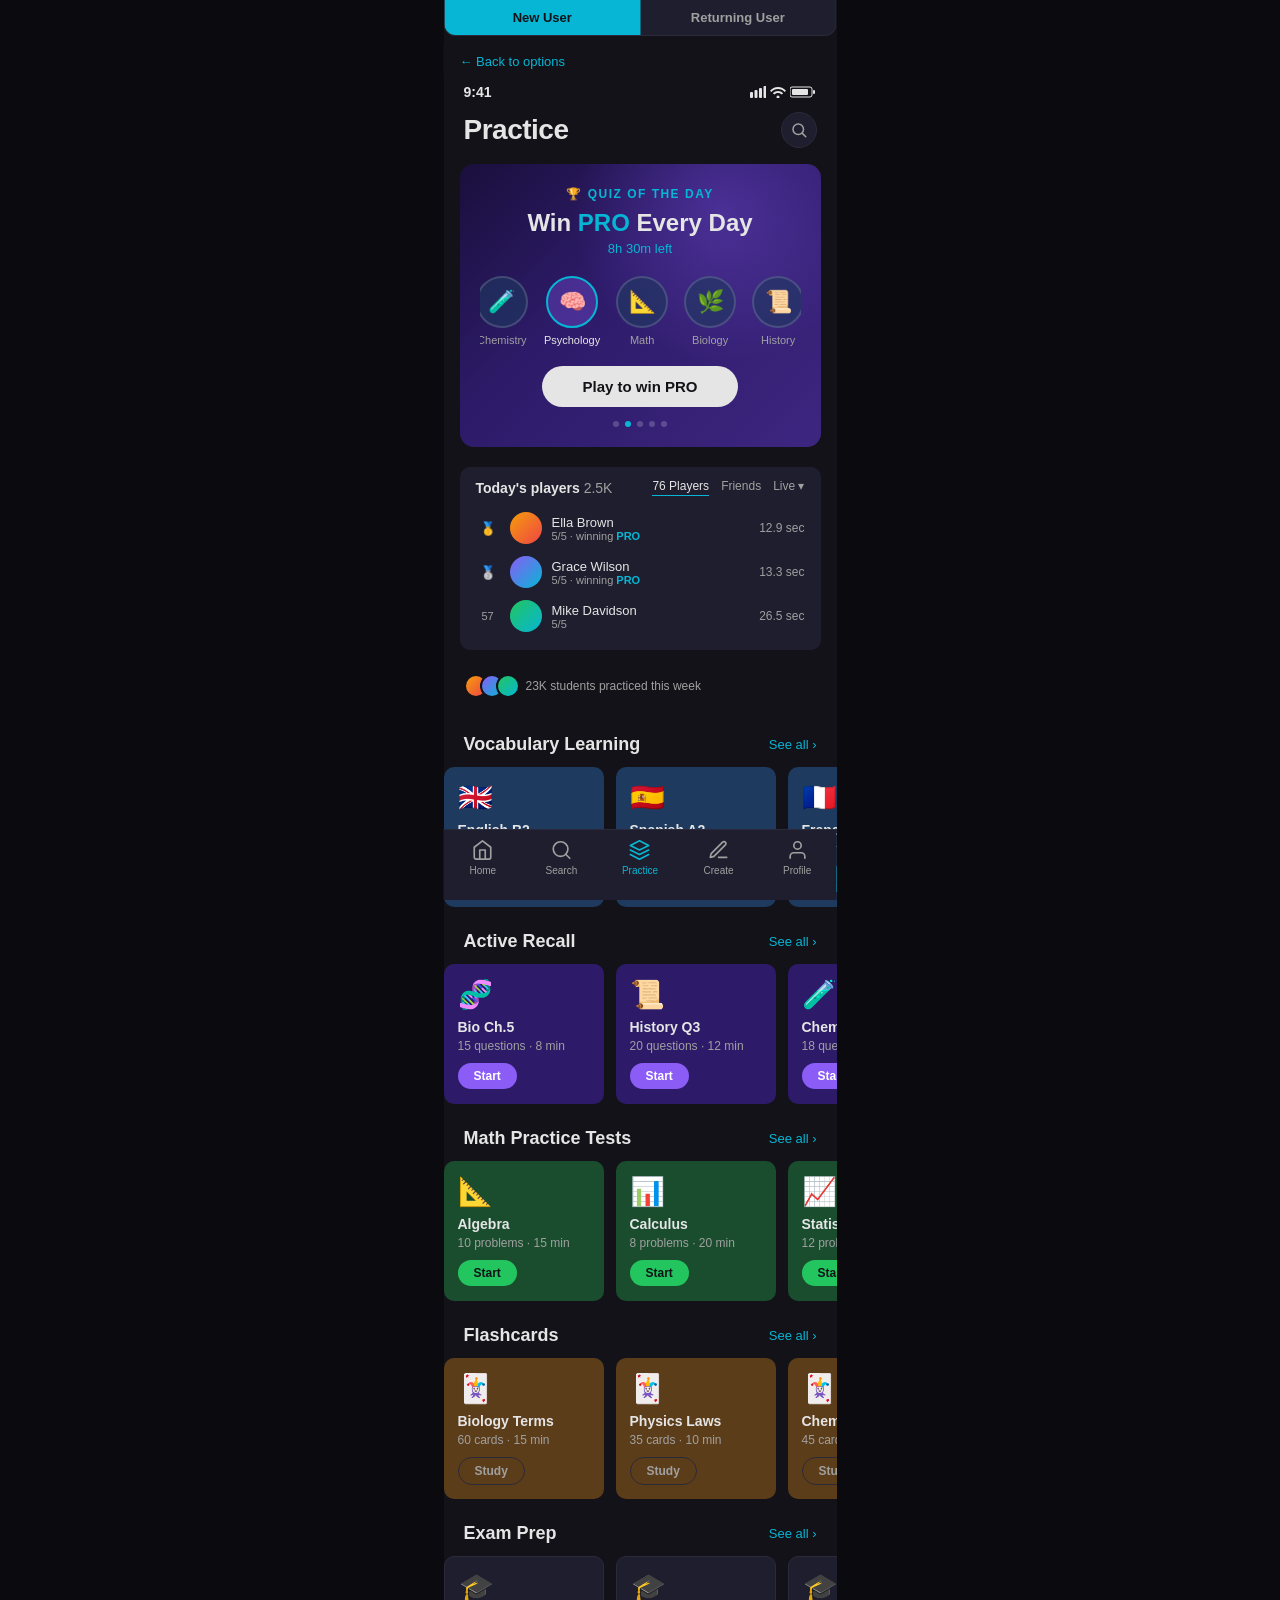
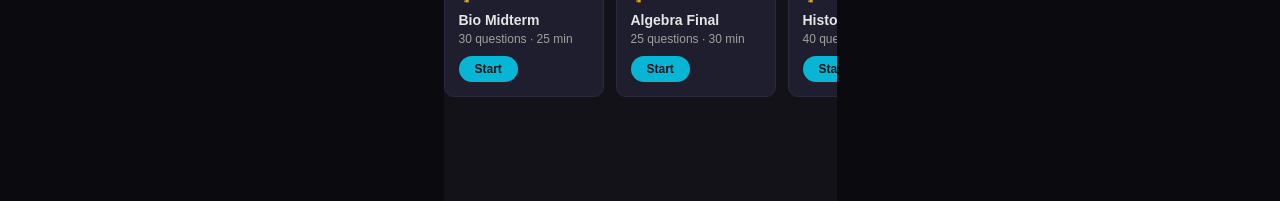
<file: option-a.html>
<!DOCTYPE html>
<html lang="en">
<head>
  <meta charset="UTF-8">
  <meta name="viewport" content="width=device-width, initial-scale=1.0, maximum-scale=1.0, user-scalable=no">
  <title>Option A — Feed-Based Practice Hub</title>
  <style>
    :root {
      --bg: #121218;
      --surface: #1e1e2e;
      --surface-elevated: #252532;
      --purple: #2d1b69;
      --purple-mid: #3d2680;
      --purple-bright: #8b5cf6;
      --teal: #06b6d4;
      --teal-dark: #0891b2;
      --green: #22c55e;
      --green-dark: #1a4d2e;
      --amber: #f59e0b;
      --amber-dark: #5c3d1a;
      --red: #ef4444;
      --blue-dark: #1e3a5f;
      --text-primary: #e5e5e5;
      --text-secondary: #a0a0a0;
      --text-inverse: #121218;
      --border: #2a2a3a;
      --radius: 14px;
      --radius-sm: 10px;
      --radius-xs: 8px;
    }

    * { margin: 0; padding: 0; box-sizing: border-box; }
    html { background: #0a0a0f; }

    body {
      background: var(--bg);
      color: var(--text-primary);
      font-family: -apple-system, BlinkMacSystemFont, 'SF Pro Display', 'SF Pro Text', 'Segoe UI', Roboto, sans-serif;
      max-width: 393px;
      margin: 0 auto;
      min-height: 100vh;
      overflow-x: hidden;
      -webkit-font-smoothing: antialiased;
    }

    /* ===== STATE TOGGLE ===== */
    .state-toggle {
      position: fixed;
      top: 0;
      left: 50%;
      transform: translateX(-50%);
      z-index: 100;
      background: var(--surface);
      border: 1px solid var(--border);
      border-top: none;
      border-radius: 0 0 12px 12px;
      display: flex;
      overflow: hidden;
      max-width: 393px;
      width: 100%;
    }

    .state-toggle button {
      flex: 1;
      padding: 10px 16px;
      font-size: 13px;
      font-weight: 600;
      border: none;
      cursor: pointer;
      transition: all 0.2s;
      font-family: inherit;
    }

    .state-toggle button.active {
      background: var(--teal);
      color: var(--text-inverse);
    }

    .state-toggle button:not(.active) {
      background: transparent;
      color: var(--text-secondary);
    }

    .back-link {
      position: fixed;
      top: 44px;
      left: 50%;
      transform: translateX(-50%);
      z-index: 100;
      max-width: 393px;
      width: 100%;
      padding: 8px 16px;
      background: var(--bg);
    }

    .back-link a {
      color: var(--teal);
      text-decoration: none;
      font-size: 13px;
      font-weight: 500;
    }

    /* ===== MAIN CONTENT ===== */
    .phone-content {
      padding-top: 76px;
      padding-bottom: 80px;
    }

    /* ===== STATUS BAR ===== */
    .status-bar {
      display: flex;
      justify-content: space-between;
      align-items: center;
      padding: 8px 20px;
      font-size: 14px;
      font-weight: 600;
    }

    .status-icons {
      display: flex;
      gap: 4px;
      align-items: center;
      font-size: 12px;
    }

    /* ===== HEADER ===== */
    .header {
      display: flex;
      justify-content: space-between;
      align-items: center;
      padding: 4px 20px 16px;
    }

    .header h1 {
      font-size: 28px;
      font-weight: 700;
      letter-spacing: -0.5px;
    }

    .search-btn {
      width: 36px;
      height: 36px;
      border-radius: 50%;
      background: var(--surface);
      border: 1px solid var(--border);
      display: flex;
      align-items: center;
      justify-content: center;
      cursor: pointer;
    }

    .search-btn svg {
      width: 18px;
      height: 18px;
      stroke: var(--text-secondary);
      fill: none;
      stroke-width: 2;
      stroke-linecap: round;
    }

    /* ===== DAILY QUIZ HERO ===== */
    .hero-card {
      margin: 0 16px 20px;
      border-radius: var(--radius);
      overflow: hidden;
      position: relative;
      background: linear-gradient(135deg, #1a0f3c 0%, #2d1b69 40%, #3d2680 100%);
    }

    .hero-glow {
      position: absolute;
      width: 300px;
      height: 300px;
      border-radius: 50%;
      background: radial-gradient(circle, rgba(139,92,246,0.3) 0%, transparent 70%);
      top: -100px;
      right: -50px;
      pointer-events: none;
    }

    .hero-inner {
      position: relative;
      z-index: 1;
      padding: 20px;
      text-align: center;
    }

    .hero-badge {
      display: inline-flex;
      align-items: center;
      gap: 6px;
      font-size: 12px;
      font-weight: 700;
      text-transform: uppercase;
      letter-spacing: 1.5px;
      color: var(--teal);
      margin-bottom: 8px;
    }

    .hero-title {
      font-size: 24px;
      font-weight: 700;
      margin-bottom: 4px;
    }

    .hero-title .pro {
      color: var(--teal);
    }

    .hero-timer {
      color: var(--teal);
      font-size: 13px;
      font-weight: 500;
      margin-bottom: 16px;
    }

    /* Subject carousel */
    .subject-carousel {
      display: flex;
      justify-content: center;
      gap: 16px;
      margin-bottom: 16px;
      overflow-x: auto;
      padding: 4px 0;
      -ms-overflow-style: none;
      scrollbar-width: none;
    }

    .subject-carousel::-webkit-scrollbar { display: none; }

    .subject-item {
      display: flex;
      flex-direction: column;
      align-items: center;
      gap: 6px;
      flex-shrink: 0;
    }

    .subject-icon {
      width: 52px;
      height: 52px;
      border-radius: 50%;
      display: flex;
      align-items: center;
      justify-content: center;
      font-size: 22px;
      border: 2px solid rgba(255,255,255,0.15);
      transition: border-color 0.2s;
    }

    .subject-icon.active {
      border-color: var(--teal);
    }

    .subject-name {
      font-size: 11px;
      color: var(--text-secondary);
      font-weight: 500;
    }

    .subject-name.active {
      color: var(--text-primary);
    }

    .hero-play-btn {
      display: inline-flex;
      align-items: center;
      justify-content: center;
      background: var(--text-primary);
      color: var(--text-inverse);
      border: none;
      border-radius: 50px;
      padding: 12px 40px;
      font-size: 15px;
      font-weight: 600;
      cursor: pointer;
      font-family: inherit;
      transition: transform 0.15s;
    }

    .hero-play-btn:active { transform: scale(0.97); }

    .hero-dots {
      display: flex;
      justify-content: center;
      gap: 6px;
      margin-top: 14px;
    }

    .hero-dot {
      width: 6px;
      height: 6px;
      border-radius: 50%;
      background: rgba(255,255,255,0.2);
    }

    .hero-dot.active { background: var(--teal); }

    /* ===== LEADERBOARD PREVIEW ===== */
    .leaderboard-preview {
      margin: 0 16px 8px;
      padding: 12px 16px;
      background: var(--surface);
      border-radius: var(--radius-sm);
    }

    .lb-header {
      display: flex;
      justify-content: space-between;
      align-items: center;
      margin-bottom: 10px;
    }

    .lb-title {
      font-size: 14px;
      font-weight: 600;
    }

    .lb-tabs {
      display: flex;
      gap: 12px;
    }

    .lb-tab {
      font-size: 12px;
      color: var(--text-secondary);
      cursor: pointer;
      padding-bottom: 2px;
    }

    .lb-tab.active {
      color: var(--text-primary);
      border-bottom: 1.5px solid var(--teal);
    }

    .lb-row {
      display: flex;
      align-items: center;
      gap: 10px;
      padding: 6px 0;
    }

    .lb-rank {
      width: 24px;
      font-size: 13px;
      text-align: center;
      flex-shrink: 0;
    }

    .lb-avatar {
      width: 32px;
      height: 32px;
      border-radius: 50%;
      background: linear-gradient(135deg, var(--purple), var(--blue-dark));
      flex-shrink: 0;
    }

    .lb-info {
      flex: 1;
      min-width: 0;
    }

    .lb-name {
      font-size: 13px;
      font-weight: 500;
    }

    .lb-score {
      font-size: 11px;
      color: var(--text-secondary);
    }

    .lb-score .pro {
      color: var(--teal);
      font-weight: 600;
    }

    .lb-time {
      font-size: 12px;
      color: var(--text-secondary);
      flex-shrink: 0;
    }

    /* ===== SECTION HEADER ===== */
    .section-header {
      display: flex;
      justify-content: space-between;
      align-items: center;
      padding: 20px 20px 12px;
    }

    .section-title {
      font-size: 18px;
      font-weight: 700;
    }

    .section-link {
      font-size: 13px;
      color: var(--teal);
      cursor: pointer;
      font-weight: 500;
    }

    /* ===== HORIZONTAL FEED ===== */
    .h-feed {
      display: flex;
      gap: 12px;
      overflow-x: auto;
      padding: 0 20px 4px;
      scroll-snap-type: x proximity;
      -ms-overflow-style: none;
      scrollbar-width: none;
    }

    .h-feed::-webkit-scrollbar { display: none; }

    /* Quiz Card */
    .quiz-card {
      flex-shrink: 0;
      width: 160px;
      border-radius: var(--radius-sm);
      padding: 14px;
      cursor: pointer;
      transition: transform 0.15s;
      scroll-snap-align: start;
    }

    .quiz-card:active { transform: scale(0.97); }

    .quiz-card-emoji {
      font-size: 28px;
      margin-bottom: 8px;
    }

    .quiz-card-title {
      font-size: 14px;
      font-weight: 600;
      margin-bottom: 4px;
    }

    .quiz-card-meta {
      font-size: 12px;
      color: var(--text-secondary);
      margin-bottom: 10px;
    }

    .quiz-card-btn {
      display: inline-flex;
      padding: 6px 16px;
      border-radius: 50px;
      font-size: 12px;
      font-weight: 600;
      border: none;
      cursor: pointer;
      font-family: inherit;
    }

    .quiz-card-btn.teal {
      background: var(--teal);
      color: var(--text-inverse);
    }

    .quiz-card-btn.purple {
      background: var(--purple-bright);
      color: white;
    }

    .quiz-card-btn.green {
      background: var(--green);
      color: var(--text-inverse);
    }

    .quiz-card-btn.outline {
      background: transparent;
      border: 1px solid var(--border);
      color: var(--text-secondary);
    }

    /* Generate Card */
    .generate-card {
      flex-shrink: 0;
      width: 120px;
      border-radius: var(--radius-sm);
      border: 1.5px dashed var(--border);
      display: flex;
      flex-direction: column;
      align-items: center;
      justify-content: center;
      gap: 8px;
      cursor: pointer;
      transition: border-color 0.2s;
      min-height: 140px;
    }

    .generate-card:hover { border-color: var(--teal); }

    .generate-icon {
      width: 36px;
      height: 36px;
      border-radius: 50%;
      background: var(--surface);
      display: flex;
      align-items: center;
      justify-content: center;
      font-size: 20px;
      color: var(--teal);
    }

    .generate-label {
      font-size: 11px;
      color: var(--text-secondary);
      text-align: center;
      line-height: 1.3;
    }

    /* ===== RETURNING USER SECTIONS ===== */
    .returning-only {
      display: none;
    }

    .returning-only.visible {
      display: block;
    }

    .new-only {
      display: block;
    }

    .new-only.hidden {
      display: none;
    }

    /* Continue Cards */
    .continue-card {
      margin: 0 20px 10px;
      padding: 14px 16px;
      background: var(--surface);
      border-radius: var(--radius-sm);
      border-left: 3px solid var(--teal);
      display: flex;
      align-items: center;
      gap: 12px;
      cursor: pointer;
      transition: transform 0.15s;
    }

    .continue-card:active { transform: scale(0.98); }

    .continue-card.purple-accent { border-left-color: var(--purple-bright); }
    .continue-card.green-accent { border-left-color: var(--green); }

    .continue-icon {
      width: 44px;
      height: 44px;
      border-radius: 10px;
      display: flex;
      align-items: center;
      justify-content: center;
      font-size: 20px;
      flex-shrink: 0;
    }

    .continue-info {
      flex: 1;
      min-width: 0;
    }

    .continue-title {
      font-size: 14px;
      font-weight: 600;
      margin-bottom: 2px;
    }

    .continue-meta {
      font-size: 12px;
      color: var(--text-secondary);
      margin-bottom: 6px;
    }

    .progress-bar {
      height: 4px;
      background: rgba(255,255,255,0.1);
      border-radius: 2px;
      overflow: hidden;
    }

    .progress-fill {
      height: 100%;
      border-radius: 2px;
      transition: width 0.5s ease;
    }

    .progress-fill.teal { background: var(--teal); }
    .progress-fill.purple { background: var(--purple-bright); }
    .progress-fill.green { background: var(--green); }

    .continue-pct {
      font-size: 12px;
      font-weight: 600;
      flex-shrink: 0;
    }

    .continue-pct.teal { color: var(--teal); }
    .continue-pct.purple { color: var(--purple-bright); }
    .continue-pct.green { color: var(--green); }

    /* Recommendation cards */
    .rec-card {
      margin: 0 20px 10px;
      padding: 14px 16px;
      border-radius: var(--radius-sm);
      cursor: pointer;
      display: flex;
      align-items: center;
      gap: 12px;
      transition: transform 0.15s;
    }

    .rec-card:active { transform: scale(0.98); }

    .rec-icon {
      width: 40px;
      height: 40px;
      border-radius: 10px;
      display: flex;
      align-items: center;
      justify-content: center;
      font-size: 18px;
      flex-shrink: 0;
    }

    .rec-info { flex: 1; }

    .rec-title {
      font-size: 14px;
      font-weight: 600;
      margin-bottom: 2px;
    }

    .rec-reason {
      font-size: 12px;
      color: var(--text-secondary);
    }

    .rec-arrow {
      color: var(--text-secondary);
      font-size: 16px;
      flex-shrink: 0;
    }

    /* ===== SOCIAL PROOF ===== */
    .social-proof {
      display: flex;
      align-items: center;
      gap: 6px;
      padding: 0 20px;
      margin-bottom: 12px;
    }

    .social-avatars {
      display: flex;
    }

    .social-avatar {
      width: 24px;
      height: 24px;
      border-radius: 50%;
      border: 2px solid var(--bg);
      margin-left: -8px;
    }

    .social-avatar:first-child { margin-left: 0; }

    .social-text {
      font-size: 12px;
      color: var(--text-secondary);
    }

    /* ===== TAB BAR ===== */
    .tab-bar {
      position: fixed;
      bottom: 0;
      left: 50%;
      transform: translateX(-50%);
      max-width: 393px;
      width: 100%;
      background: var(--surface);
      border-top: 1px solid var(--border);
      display: flex;
      padding: 8px 0 24px;
      z-index: 50;
    }

    .tab-item {
      flex: 1;
      display: flex;
      flex-direction: column;
      align-items: center;
      gap: 3px;
      font-size: 10px;
      color: var(--text-secondary);
      cursor: pointer;
    }

    .tab-item.active { color: var(--teal); }

    .tab-icon {
      width: 24px;
      height: 24px;
      display: flex;
      align-items: center;
      justify-content: center;
    }

    .tab-icon svg {
      width: 22px;
      height: 22px;
      fill: none;
      stroke: currentColor;
      stroke-width: 1.8;
      stroke-linecap: round;
      stroke-linejoin: round;
    }

    /* ===== ANIMATIONS ===== */
    .fade-in {
      animation: fadeIn 0.3s ease;
    }

    @keyframes fadeIn {
      from { opacity: 0; transform: translateY(8px); }
      to { opacity: 1; transform: translateY(0); }
    }

    /* Feed color themes */
    .bg-blue { background: var(--blue-dark); }
    .bg-purple { background: var(--purple); }
    .bg-green { background: var(--green-dark); }
    .bg-amber { background: var(--amber-dark); }
    .bg-surface { background: var(--surface); }
    .bg-red { background: rgba(239,68,68,0.15); }
  </style>
</head>
<body>

  <!-- State toggle -->
  <div class="state-toggle">
    <button id="btn-new" class="active" onclick="setState('new')">New User</button>
    <button id="btn-returning" onclick="setState('returning')">Returning User</button>
  </div>

  <div class="back-link">
    <a href="index.html">&larr; Back to options</a>
  </div>

  <div class="phone-content">
    <!-- Status bar -->
    <div class="status-bar">
      <span>9:41</span>
      <div class="status-icons">
        <svg width="16" height="12" viewBox="0 0 16 12"><rect x="0" y="6" width="3" height="6" rx="1" fill="#e5e5e5"/><rect x="4.5" y="4" width="3" height="8" rx="1" fill="#e5e5e5"/><rect x="9" y="2" width="3" height="10" rx="1" fill="#e5e5e5"/><rect x="13.5" y="0" width="3" height="12" rx="1" fill="#e5e5e5"/></svg>
        <svg width="16" height="12" viewBox="0 0 16 12"><path d="M8 3C10.7 3 13.1 4.2 14.7 6.1L16 4.8C14 2.5 11.2 1 8 1S2 2.5 0 4.8L1.3 6.1C2.9 4.2 5.3 3 8 3Z" fill="#e5e5e5"/><path d="M8 7C9.5 7 10.8 7.6 11.8 8.5L13.1 7.2C11.7 5.9 9.9 5 8 5S4.3 5.9 2.9 7.2L4.2 8.5C5.2 7.6 6.5 7 8 7Z" fill="#e5e5e5"/><circle cx="8" cy="11" r="1.5" fill="#e5e5e5"/></svg>
        <svg width="27" height="12" viewBox="0 0 27 12"><rect x="0" y="1" width="22" height="10" rx="2" stroke="#e5e5e5" stroke-width="1" fill="none"/><rect x="23" y="4" width="2" height="4" rx="1" fill="#e5e5e5"/><rect x="2" y="3" width="16" height="6" rx="1" fill="#e5e5e5"/></svg>
      </div>
    </div>

    <!-- Header -->
    <div class="header">
      <h1>Practice</h1>
      <div class="search-btn">
        <svg viewBox="0 0 24 24"><circle cx="11" cy="11" r="7"/><path d="M16.5 16.5L21 21"/></svg>
      </div>
    </div>

    <!-- Daily Quiz Hero -->
    <div class="hero-card">
      <div class="hero-glow"></div>
      <div class="hero-inner">
        <div class="hero-badge">🏆 Quiz of the Day</div>
        <div class="hero-title">Win <span class="pro">PRO</span> Every Day</div>
        <div class="hero-timer">8h 30m left</div>

        <div class="subject-carousel">
          <div class="subject-item">
            <div class="subject-icon" style="background: rgba(30,58,95,0.6)">🧪</div>
            <span class="subject-name">Chemistry</span>
          </div>
          <div class="subject-item">
            <div class="subject-icon active" style="background: rgba(139,92,246,0.3)">🧠</div>
            <span class="subject-name active">Psychology</span>
          </div>
          <div class="subject-item">
            <div class="subject-icon" style="background: rgba(30,58,95,0.6)">📐</div>
            <span class="subject-name">Math</span>
          </div>
          <div class="subject-item">
            <div class="subject-icon" style="background: rgba(30,58,95,0.6)">🌿</div>
            <span class="subject-name">Biology</span>
          </div>
          <div class="subject-item">
            <div class="subject-icon" style="background: rgba(30,58,95,0.6)">📜</div>
            <span class="subject-name">History</span>
          </div>
        </div>

        <button class="hero-play-btn">Play to win PRO</button>

        <div class="hero-dots">
          <div class="hero-dot"></div>
          <div class="hero-dot active"></div>
          <div class="hero-dot"></div>
          <div class="hero-dot"></div>
          <div class="hero-dot"></div>
        </div>
      </div>
    </div>

    <!-- Leaderboard Preview -->
    <div class="leaderboard-preview">
      <div class="lb-header">
        <span class="lb-title">Today's players <span style="color:var(--text-secondary); font-weight:400">2.5K</span></span>
        <div class="lb-tabs">
          <span class="lb-tab active">76 Players</span>
          <span class="lb-tab">Friends</span>
          <span class="lb-tab">Live ▾</span>
        </div>
      </div>
      <div class="lb-row">
        <span class="lb-rank">🥇</span>
        <div class="lb-avatar" style="background: linear-gradient(135deg, #f59e0b, #ef4444)"></div>
        <div class="lb-info">
          <div class="lb-name">Ella Brown</div>
          <div class="lb-score">5/5 · winning <span class="pro">PRO</span></div>
        </div>
        <span class="lb-time">12.9 sec</span>
      </div>
      <div class="lb-row">
        <span class="lb-rank">🥈</span>
        <div class="lb-avatar" style="background: linear-gradient(135deg, #8b5cf6, #06b6d4)"></div>
        <div class="lb-info">
          <div class="lb-name">Grace Wilson</div>
          <div class="lb-score">5/5 · winning <span class="pro">PRO</span></div>
        </div>
        <span class="lb-time">13.3 sec</span>
      </div>
      <div class="lb-row">
        <span class="lb-rank" style="font-size:11px;color:var(--text-secondary)">57</span>
        <div class="lb-avatar" style="background: linear-gradient(135deg, #22c55e, #06b6d4)"></div>
        <div class="lb-info">
          <div class="lb-name">Mike Davidson</div>
          <div class="lb-score">5/5</div>
        </div>
        <span class="lb-time">26.5 sec</span>
      </div>
    </div>

    <!-- ===== RETURNING USER: Continue Practicing ===== -->
    <div class="returning-only" id="continue-section">
      <div class="section-header">
        <span class="section-title">Continue Practicing</span>
      </div>

      <div class="continue-card">
        <div class="continue-icon bg-blue">📖</div>
        <div class="continue-info">
          <div class="continue-title">English B2 Vocabulary</div>
          <div class="continue-meta">32 of 50 words mastered</div>
          <div class="progress-bar"><div class="progress-fill teal" style="width:65%"></div></div>
        </div>
        <span class="continue-pct teal">65%</span>
      </div>

      <div class="continue-card purple-accent">
        <div class="continue-icon bg-purple">🧬</div>
        <div class="continue-info">
          <div class="continue-title">Biology Ch.5 — Active Recall</div>
          <div class="continue-meta">5 of 15 questions done</div>
          <div class="progress-bar"><div class="progress-fill purple" style="width:30%"></div></div>
        </div>
        <span class="continue-pct purple">30%</span>
      </div>

      <div class="continue-card green-accent">
        <div class="continue-icon bg-green">📐</div>
        <div class="continue-info">
          <div class="continue-title">Algebra — Practice Test</div>
          <div class="continue-meta">8 of 10 problems solved</div>
          <div class="progress-bar"><div class="progress-fill green" style="width:80%"></div></div>
        </div>
        <span class="continue-pct green">80%</span>
      </div>
    </div>

    <!-- ===== RETURNING USER: Recommended Next ===== -->
    <div class="returning-only" id="rec-section">
      <div class="section-header">
        <span class="section-title">Recommended Next</span>
      </div>

      <div class="rec-card bg-blue" style="border: 1px solid rgba(74,158,237,0.2);">
        <div class="rec-icon" style="background:rgba(6,182,212,0.2)">🎯</div>
        <div class="rec-info">
          <div class="rec-title">English B2 — Advanced Vocab</div>
          <div class="rec-reason">Based on your vocabulary progress</div>
        </div>
        <span class="rec-arrow">›</span>
      </div>

      <div class="rec-card bg-purple" style="border: 1px solid rgba(139,92,246,0.2);">
        <div class="rec-icon" style="background:rgba(139,92,246,0.2)">🔬</div>
        <div class="rec-info">
          <div class="rec-title">Cell Division Quiz</div>
          <div class="rec-reason">Continue your biology active recall</div>
        </div>
        <span class="rec-arrow">›</span>
      </div>
    </div>

    <!-- ===== NEW USER: Social proof ===== -->
    <div class="new-only" id="social-proof-section">
      <div style="padding: 16px 20px 4px;">
        <div class="social-proof" style="padding:0">
          <div class="social-avatars">
            <div class="social-avatar" style="background: linear-gradient(135deg, #f59e0b, #ef4444)"></div>
            <div class="social-avatar" style="background: linear-gradient(135deg, #8b5cf6, #06b6d4)"></div>
            <div class="social-avatar" style="background: linear-gradient(135deg, #22c55e, #06b6d4)"></div>
          </div>
          <span class="social-text">23K students practiced this week</span>
        </div>
      </div>
    </div>

    <!-- ===== FEED: Vocabulary Learning ===== -->
    <div class="section-header">
      <span class="section-title">Vocabulary Learning</span>
      <span class="section-link">See all ›</span>
    </div>
    <div class="h-feed">
      <div class="quiz-card bg-blue">
        <div class="quiz-card-emoji">🇬🇧</div>
        <div class="quiz-card-title">English B2</div>
        <div class="quiz-card-meta">50 words · 10 min</div>
        <button class="quiz-card-btn teal">Start</button>
      </div>
      <div class="quiz-card bg-blue">
        <div class="quiz-card-emoji">🇪🇸</div>
        <div class="quiz-card-title">Spanish A2</div>
        <div class="quiz-card-meta">30 words · 8 min</div>
        <button class="quiz-card-btn teal">Start</button>
      </div>
      <div class="quiz-card bg-blue">
        <div class="quiz-card-emoji">🇫🇷</div>
        <div class="quiz-card-title">French B1</div>
        <div class="quiz-card-meta">40 words · 12 min</div>
        <button class="quiz-card-btn teal">Start</button>
      </div>
      <div class="quiz-card bg-blue">
        <div class="quiz-card-emoji">🇩🇪</div>
        <div class="quiz-card-title">German A1</div>
        <div class="quiz-card-meta">25 words · 7 min</div>
        <button class="quiz-card-btn teal">Start</button>
      </div>
      <div class="generate-card">
        <div class="generate-icon">+</div>
        <div class="generate-label">Generate<br>your own</div>
      </div>
    </div>

    <!-- ===== FEED: Active Recall ===== -->
    <div class="section-header">
      <span class="section-title">Active Recall</span>
      <span class="section-link">See all ›</span>
    </div>
    <div class="h-feed">
      <div class="quiz-card bg-purple">
        <div class="quiz-card-emoji">🧬</div>
        <div class="quiz-card-title">Bio Ch.5</div>
        <div class="quiz-card-meta">15 questions · 8 min</div>
        <button class="quiz-card-btn purple">Start</button>
      </div>
      <div class="quiz-card bg-purple">
        <div class="quiz-card-emoji">📜</div>
        <div class="quiz-card-title">History Q3</div>
        <div class="quiz-card-meta">20 questions · 12 min</div>
        <button class="quiz-card-btn purple">Start</button>
      </div>
      <div class="quiz-card bg-purple">
        <div class="quiz-card-emoji">🧪</div>
        <div class="quiz-card-title">Chemistry</div>
        <div class="quiz-card-meta">18 questions · 10 min</div>
        <button class="quiz-card-btn purple">Start</button>
      </div>
      <div class="quiz-card bg-purple">
        <div class="quiz-card-emoji">🌍</div>
        <div class="quiz-card-title">Geography</div>
        <div class="quiz-card-meta">12 questions · 6 min</div>
        <button class="quiz-card-btn purple">Start</button>
      </div>
      <div class="generate-card">
        <div class="generate-icon">+</div>
        <div class="generate-label">Generate<br>your own</div>
      </div>
    </div>

    <!-- ===== FEED: Math Practice ===== -->
    <div class="section-header">
      <span class="section-title">Math Practice Tests</span>
      <span class="section-link">See all ›</span>
    </div>
    <div class="h-feed">
      <div class="quiz-card bg-green">
        <div class="quiz-card-emoji">📐</div>
        <div class="quiz-card-title">Algebra</div>
        <div class="quiz-card-meta">10 problems · 15 min</div>
        <button class="quiz-card-btn green">Start</button>
      </div>
      <div class="quiz-card bg-green">
        <div class="quiz-card-emoji">📊</div>
        <div class="quiz-card-title">Calculus</div>
        <div class="quiz-card-meta">8 problems · 20 min</div>
        <button class="quiz-card-btn green">Start</button>
      </div>
      <div class="quiz-card bg-green">
        <div class="quiz-card-emoji">📈</div>
        <div class="quiz-card-title">Statistics</div>
        <div class="quiz-card-meta">12 problems · 18 min</div>
        <button class="quiz-card-btn green">Start</button>
      </div>
      <div class="generate-card">
        <div class="generate-icon">+</div>
        <div class="generate-label">Generate<br>your own</div>
      </div>
    </div>

    <!-- ===== FEED: Flashcards ===== -->
    <div class="section-header">
      <span class="section-title">Flashcards</span>
      <span class="section-link">See all ›</span>
    </div>
    <div class="h-feed">
      <div class="quiz-card bg-amber">
        <div class="quiz-card-emoji">🃏</div>
        <div class="quiz-card-title">Biology Terms</div>
        <div class="quiz-card-meta">60 cards · 15 min</div>
        <button class="quiz-card-btn outline">Study</button>
      </div>
      <div class="quiz-card bg-amber">
        <div class="quiz-card-emoji">🃏</div>
        <div class="quiz-card-title">Physics Laws</div>
        <div class="quiz-card-meta">35 cards · 10 min</div>
        <button class="quiz-card-btn outline">Study</button>
      </div>
      <div class="quiz-card bg-amber">
        <div class="quiz-card-emoji">🃏</div>
        <div class="quiz-card-title">Chemistry</div>
        <div class="quiz-card-meta">45 cards · 12 min</div>
        <button class="quiz-card-btn outline">Study</button>
      </div>
      <div class="generate-card">
        <div class="generate-icon">+</div>
        <div class="generate-label">Generate<br>your own</div>
      </div>
    </div>

    <!-- ===== FEED: Exam Prep ===== -->
    <div class="section-header">
      <span class="section-title">Exam Prep</span>
      <span class="section-link">See all ›</span>
    </div>
    <div class="h-feed" style="margin-bottom: 20px;">
      <div class="quiz-card bg-surface" style="border: 1px solid var(--border);">
        <div class="quiz-card-emoji">🎓</div>
        <div class="quiz-card-title">Bio Midterm</div>
        <div class="quiz-card-meta">30 questions · 25 min</div>
        <button class="quiz-card-btn teal">Start</button>
      </div>
      <div class="quiz-card bg-surface" style="border: 1px solid var(--border);">
        <div class="quiz-card-emoji">🎓</div>
        <div class="quiz-card-title">Algebra Final</div>
        <div class="quiz-card-meta">25 questions · 30 min</div>
        <button class="quiz-card-btn teal">Start</button>
      </div>
      <div class="quiz-card bg-surface" style="border: 1px solid var(--border);">
        <div class="quiz-card-emoji">🎓</div>
        <div class="quiz-card-title">History Exam</div>
        <div class="quiz-card-meta">40 questions · 35 min</div>
        <button class="quiz-card-btn teal">Start</button>
      </div>
      <div class="generate-card">
        <div class="generate-icon">+</div>
        <div class="generate-label">Generate<br>your own</div>
      </div>
    </div>
  </div>

  <!-- Tab Bar -->
  <div class="tab-bar">
    <div class="tab-item">
      <div class="tab-icon"><svg viewBox="0 0 24 24"><path d="M3 9l9-7 9 7v11a2 2 0 01-2 2H5a2 2 0 01-2-2z"/><polyline points="9 22 9 12 15 12 15 22"/></svg></div>
      <span>Home</span>
    </div>
    <div class="tab-item">
      <div class="tab-icon"><svg viewBox="0 0 24 24"><circle cx="11" cy="11" r="8"/><path d="M21 21l-4.35-4.35"/></svg></div>
      <span>Search</span>
    </div>
    <div class="tab-item active">
      <div class="tab-icon"><svg viewBox="0 0 24 24"><path d="M12 2L2 7l10 5 10-5-10-5z"/><path d="M2 17l10 5 10-5"/><path d="M2 12l10 5 10-5"/></svg></div>
      <span>Practice</span>
    </div>
    <div class="tab-item">
      <div class="tab-icon"><svg viewBox="0 0 24 24"><path d="M12 20h9"/><path d="M16.5 3.5a2.121 2.121 0 013 3L7 19l-4 1 1-4 12.5-12.5z"/></svg></div>
      <span>Create</span>
    </div>
    <div class="tab-item">
      <div class="tab-icon"><svg viewBox="0 0 24 24"><path d="M20 21v-2a4 4 0 00-4-4H8a4 4 0 00-4 4v2"/><circle cx="12" cy="7" r="4"/></svg></div>
      <span>Profile</span>
    </div>
  </div>

  <script>
    function setState(state) {
      const btnNew = document.getElementById('btn-new');
      const btnRet = document.getElementById('btn-returning');
      const returningEls = document.querySelectorAll('.returning-only');
      const newOnlyEls = document.querySelectorAll('.new-only');

      if (state === 'returning') {
        btnNew.classList.remove('active');
        btnRet.classList.add('active');
        returningEls.forEach(el => {
          el.classList.add('visible');
          el.classList.add('fade-in');
        });
        newOnlyEls.forEach(el => el.classList.add('hidden'));
      } else {
        btnRet.classList.remove('active');
        btnNew.classList.add('active');
        returningEls.forEach(el => {
          el.classList.remove('visible');
          el.classList.remove('fade-in');
        });
        newOnlyEls.forEach(el => el.classList.remove('hidden'));
      }
    }
  </script>
</body>
</html>
</file>
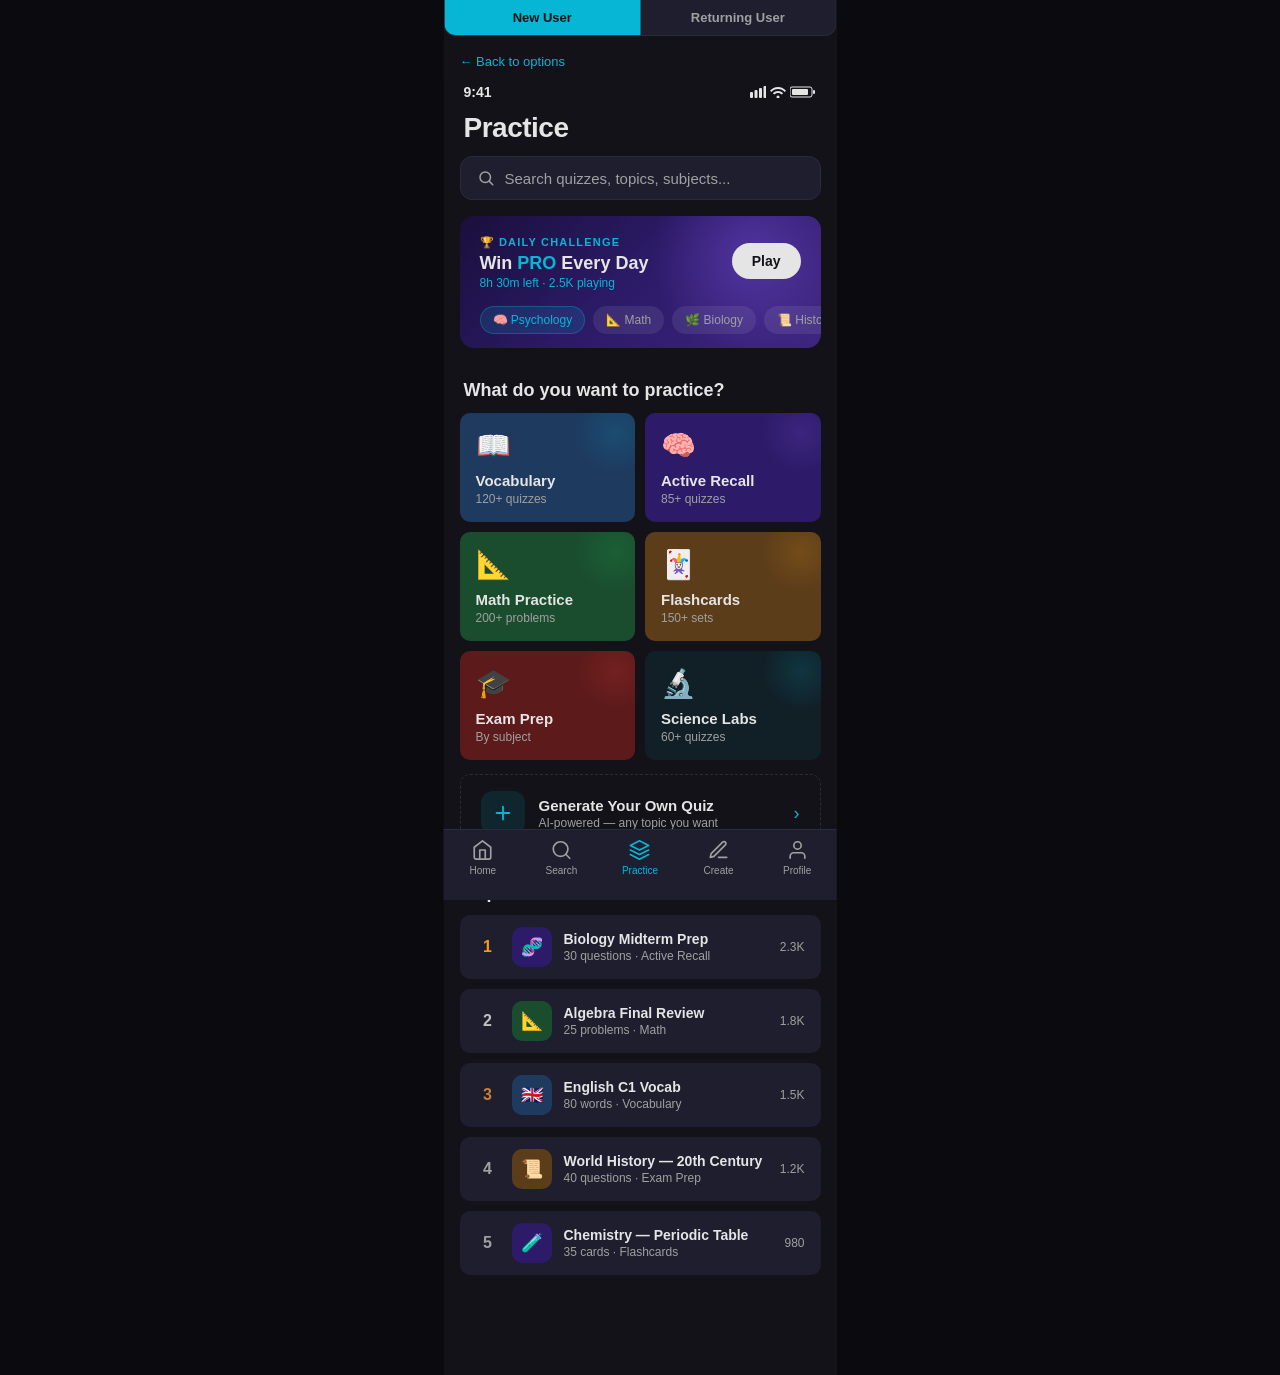
<file: option-b.html>
<!DOCTYPE html>
<html lang="en">
<head>
  <meta charset="UTF-8">
  <meta name="viewport" content="width=device-width, initial-scale=1.0, maximum-scale=1.0, user-scalable=no">
  <title>Option B — Category Grid + Progress Dashboard</title>
  <style>
    :root {
      --bg: #121218;
      --surface: #1e1e2e;
      --surface-elevated: #252532;
      --purple: #2d1b69;
      --purple-mid: #3d2680;
      --purple-bright: #8b5cf6;
      --teal: #06b6d4;
      --teal-dark: #0891b2;
      --green: #22c55e;
      --green-dark: #1a4d2e;
      --amber: #f59e0b;
      --amber-dark: #5c3d1a;
      --red: #ef4444;
      --red-dark: #5c1a1a;
      --blue-dark: #1e3a5f;
      --text-primary: #e5e5e5;
      --text-secondary: #a0a0a0;
      --text-inverse: #121218;
      --border: #2a2a3a;
      --radius: 14px;
      --radius-sm: 10px;
      --radius-xs: 8px;
    }

    * { margin: 0; padding: 0; box-sizing: border-box; }
    html { background: #0a0a0f; }

    body {
      background: var(--bg);
      color: var(--text-primary);
      font-family: -apple-system, BlinkMacSystemFont, 'SF Pro Display', 'SF Pro Text', 'Segoe UI', Roboto, sans-serif;
      max-width: 393px;
      margin: 0 auto;
      min-height: 100vh;
      overflow-x: hidden;
      -webkit-font-smoothing: antialiased;
    }

    /* ===== STATE TOGGLE ===== */
    .state-toggle {
      position: fixed;
      top: 0;
      left: 50%;
      transform: translateX(-50%);
      z-index: 100;
      background: var(--surface);
      border: 1px solid var(--border);
      border-top: none;
      border-radius: 0 0 12px 12px;
      display: flex;
      overflow: hidden;
      max-width: 393px;
      width: 100%;
    }

    .state-toggle button {
      flex: 1;
      padding: 10px 16px;
      font-size: 13px;
      font-weight: 600;
      border: none;
      cursor: pointer;
      transition: all 0.2s;
      font-family: inherit;
    }

    .state-toggle button.active {
      background: var(--teal);
      color: var(--text-inverse);
    }

    .state-toggle button:not(.active) {
      background: transparent;
      color: var(--text-secondary);
    }

    .back-link {
      position: fixed;
      top: 44px;
      left: 50%;
      transform: translateX(-50%);
      z-index: 100;
      max-width: 393px;
      width: 100%;
      padding: 8px 16px;
      background: var(--bg);
    }

    .back-link a {
      color: var(--teal);
      text-decoration: none;
      font-size: 13px;
      font-weight: 500;
    }

    /* ===== MAIN ===== */
    .phone-content {
      padding-top: 76px;
      padding-bottom: 80px;
    }

    /* ===== STATUS BAR ===== */
    .status-bar {
      display: flex;
      justify-content: space-between;
      align-items: center;
      padding: 8px 20px;
      font-size: 14px;
      font-weight: 600;
    }

    .status-icons {
      display: flex;
      gap: 4px;
      align-items: center;
    }

    /* ===== HEADER ===== */
    .header {
      padding: 4px 20px 12px;
    }

    .header h1 {
      font-size: 28px;
      font-weight: 700;
      letter-spacing: -0.5px;
    }

    /* ===== SEARCH BAR ===== */
    .search-bar {
      margin: 0 16px 16px;
      background: var(--surface);
      border: 1px solid var(--border);
      border-radius: 12px;
      padding: 12px 16px;
      display: flex;
      align-items: center;
      gap: 10px;
    }

    .search-bar svg {
      width: 18px;
      height: 18px;
      stroke: var(--text-secondary);
      fill: none;
      stroke-width: 2;
      stroke-linecap: round;
      flex-shrink: 0;
    }

    .search-bar span {
      color: var(--text-secondary);
      font-size: 15px;
    }

    /* ===== DAILY QUIZ COMPACT ===== */
    .daily-quiz-compact {
      margin: 0 16px 16px;
      border-radius: var(--radius);
      overflow: hidden;
      position: relative;
      background: linear-gradient(135deg, #1a0f3c 0%, #2d1b69 50%, #3d2680 100%);
      cursor: pointer;
      transition: transform 0.15s;
    }

    .daily-quiz-compact:active { transform: scale(0.98); }

    .dq-glow {
      position: absolute;
      width: 200px;
      height: 200px;
      border-radius: 50%;
      background: radial-gradient(circle, rgba(139,92,246,0.35) 0%, transparent 70%);
      top: -60px;
      right: -30px;
      pointer-events: none;
    }

    .dq-inner {
      position: relative;
      z-index: 1;
      padding: 16px 20px;
      display: flex;
      align-items: center;
      gap: 16px;
    }

    .dq-content { flex: 1; }

    .dq-badge {
      display: inline-flex;
      align-items: center;
      gap: 5px;
      font-size: 11px;
      font-weight: 700;
      text-transform: uppercase;
      letter-spacing: 1.2px;
      color: var(--teal);
      margin-bottom: 4px;
    }

    .dq-title {
      font-size: 18px;
      font-weight: 700;
      margin-bottom: 2px;
    }

    .dq-title .pro { color: var(--teal); }

    .dq-timer {
      font-size: 12px;
      color: var(--teal);
      font-weight: 500;
    }

    .dq-play {
      background: var(--text-primary);
      color: var(--text-inverse);
      border: none;
      border-radius: 50px;
      padding: 10px 20px;
      font-size: 14px;
      font-weight: 600;
      cursor: pointer;
      font-family: inherit;
      flex-shrink: 0;
      transition: transform 0.15s;
    }

    .dq-play:active { transform: scale(0.95); }

    .dq-subjects {
      position: relative;
      z-index: 1;
      display: flex;
      gap: 8px;
      padding: 0 20px 14px;
      overflow-x: auto;
      -ms-overflow-style: none;
      scrollbar-width: none;
    }

    .dq-subjects::-webkit-scrollbar { display: none; }

    .dq-subject-chip {
      flex-shrink: 0;
      display: flex;
      align-items: center;
      gap: 6px;
      background: rgba(255,255,255,0.08);
      border-radius: 50px;
      padding: 6px 12px;
      font-size: 12px;
      color: var(--text-secondary);
      cursor: pointer;
      transition: all 0.2s;
    }

    .dq-subject-chip.active {
      background: rgba(6,182,212,0.15);
      color: var(--teal);
      border: 1px solid rgba(6,182,212,0.3);
    }

    .dq-subject-chip:not(.active) {
      border: 1px solid transparent;
    }

    /* ===== STATS DASHBOARD ===== */
    .stats-dashboard {
      margin: 0 16px 16px;
      background: var(--surface);
      border-radius: var(--radius);
      padding: 16px;
      display: grid;
      grid-template-columns: 1fr 1fr 1fr;
      gap: 8px;
    }

    .stat-item {
      text-align: center;
      padding: 8px 0;
    }

    .stat-item:not(:last-child) {
      border-right: 1px solid var(--border);
    }

    .stat-value {
      font-size: 26px;
      font-weight: 700;
      margin-bottom: 2px;
    }

    .stat-value.teal { color: var(--teal); }
    .stat-value.amber { color: var(--amber); }
    .stat-value.green { color: var(--green); }

    .stat-label {
      font-size: 12px;
      color: var(--text-secondary);
    }

    /* ===== SECTION HEADER ===== */
    .section-header {
      display: flex;
      justify-content: space-between;
      align-items: center;
      padding: 16px 20px 12px;
    }

    .section-title {
      font-size: 18px;
      font-weight: 700;
    }

    .section-link {
      font-size: 13px;
      color: var(--teal);
      cursor: pointer;
      font-weight: 500;
    }

    /* ===== CATEGORY GRID ===== */
    .category-grid {
      display: grid;
      grid-template-columns: 1fr 1fr;
      gap: 10px;
      padding: 0 16px;
    }

    .category-card {
      border-radius: var(--radius-sm);
      padding: 16px;
      cursor: pointer;
      transition: transform 0.15s;
      position: relative;
      overflow: hidden;
      min-height: 100px;
    }

    .category-card:active { transform: scale(0.97); }

    .cat-glow {
      position: absolute;
      width: 80px;
      height: 80px;
      border-radius: 50%;
      top: -20px;
      right: -20px;
      pointer-events: none;
      opacity: 0.3;
    }

    .cat-emoji {
      font-size: 28px;
      margin-bottom: 10px;
      position: relative;
      z-index: 1;
    }

    .cat-name {
      font-size: 15px;
      font-weight: 600;
      margin-bottom: 3px;
      position: relative;
      z-index: 1;
    }

    .cat-count {
      font-size: 12px;
      color: var(--text-secondary);
      position: relative;
      z-index: 1;
    }

    /* ===== GENERATE CTA ===== */
    .generate-cta {
      margin: 14px 16px;
      padding: 16px 20px;
      border-radius: var(--radius-sm);
      border: 1.5px dashed var(--border);
      display: flex;
      align-items: center;
      gap: 14px;
      cursor: pointer;
      transition: border-color 0.2s;
    }

    .generate-cta:hover { border-color: var(--teal); }

    .gen-icon {
      width: 44px;
      height: 44px;
      border-radius: 12px;
      background: rgba(6,182,212,0.12);
      display: flex;
      align-items: center;
      justify-content: center;
      flex-shrink: 0;
    }

    .gen-icon svg {
      width: 22px;
      height: 22px;
      stroke: var(--teal);
      fill: none;
      stroke-width: 2;
      stroke-linecap: round;
    }

    .gen-text { flex: 1; }

    .gen-title {
      font-size: 15px;
      font-weight: 600;
      margin-bottom: 2px;
    }

    .gen-subtitle {
      font-size: 12px;
      color: var(--text-secondary);
    }

    .gen-arrow {
      color: var(--teal);
      font-size: 18px;
      flex-shrink: 0;
    }

    /* ===== CONTINUE CARDS ===== */
    .continue-card {
      margin: 0 16px 10px;
      padding: 14px 16px;
      background: var(--surface);
      border-radius: var(--radius-sm);
      display: flex;
      align-items: center;
      gap: 12px;
      cursor: pointer;
      transition: transform 0.15s;
    }

    .continue-card:active { transform: scale(0.98); }

    .continue-icon {
      width: 44px;
      height: 44px;
      border-radius: 10px;
      display: flex;
      align-items: center;
      justify-content: center;
      font-size: 20px;
      flex-shrink: 0;
    }

    .continue-info { flex: 1; min-width: 0; }

    .continue-title {
      font-size: 14px;
      font-weight: 600;
      margin-bottom: 2px;
    }

    .continue-meta {
      font-size: 12px;
      color: var(--text-secondary);
      margin-bottom: 6px;
    }

    .progress-bar {
      height: 4px;
      background: rgba(255,255,255,0.1);
      border-radius: 2px;
      overflow: hidden;
    }

    .progress-fill {
      height: 100%;
      border-radius: 2px;
    }

    .progress-fill.teal { background: var(--teal); }
    .progress-fill.purple { background: var(--purple-bright); }
    .progress-fill.green { background: var(--green); }

    .continue-pct {
      font-size: 13px;
      font-weight: 600;
      flex-shrink: 0;
    }

    .continue-pct.teal { color: var(--teal); }
    .continue-pct.purple { color: var(--purple-bright); }
    .continue-pct.green { color: var(--green); }

    .continue-arrow {
      color: var(--text-secondary);
      font-size: 16px;
      flex-shrink: 0;
      margin-left: 4px;
    }

    /* ===== RECOMMENDATION CARDS (horizontal) ===== */
    .rec-feed {
      display: flex;
      gap: 10px;
      overflow-x: auto;
      padding: 0 16px 4px;
      -ms-overflow-style: none;
      scrollbar-width: none;
    }

    .rec-feed::-webkit-scrollbar { display: none; }

    .rec-card {
      flex-shrink: 0;
      width: 170px;
      border-radius: var(--radius-sm);
      padding: 14px;
      cursor: pointer;
      transition: transform 0.15s;
    }

    .rec-card:active { transform: scale(0.97); }

    .rec-emoji {
      font-size: 24px;
      margin-bottom: 8px;
    }

    .rec-title {
      font-size: 14px;
      font-weight: 600;
      margin-bottom: 4px;
    }

    .rec-reason {
      font-size: 11px;
      color: var(--text-secondary);
      line-height: 1.3;
    }

    .rec-chip {
      display: inline-flex;
      margin-top: 8px;
      padding: 4px 10px;
      border-radius: 50px;
      font-size: 11px;
      font-weight: 500;
    }

    /* ===== POPULAR SECTION ===== */
    .popular-card {
      margin: 0 16px 10px;
      padding: 12px 16px;
      background: var(--surface);
      border-radius: var(--radius-sm);
      display: flex;
      align-items: center;
      gap: 12px;
      cursor: pointer;
      transition: transform 0.15s;
    }

    .popular-card:active { transform: scale(0.98); }

    .popular-rank {
      font-size: 16px;
      font-weight: 700;
      color: var(--text-secondary);
      width: 24px;
      text-align: center;
      flex-shrink: 0;
    }

    .popular-rank.gold { color: var(--amber); }
    .popular-rank.silver { color: #c0c0c0; }
    .popular-rank.bronze { color: #cd7f32; }

    .popular-icon {
      width: 40px;
      height: 40px;
      border-radius: 10px;
      display: flex;
      align-items: center;
      justify-content: center;
      font-size: 18px;
      flex-shrink: 0;
    }

    .popular-info { flex: 1; }

    .popular-name {
      font-size: 14px;
      font-weight: 600;
      margin-bottom: 2px;
    }

    .popular-meta {
      font-size: 12px;
      color: var(--text-secondary);
    }

    .popular-plays {
      font-size: 12px;
      color: var(--text-secondary);
      flex-shrink: 0;
    }

    /* ===== CATEGORY CHIPS (returning user) ===== */
    .category-chips {
      display: flex;
      gap: 8px;
      overflow-x: auto;
      padding: 0 16px 4px;
      -ms-overflow-style: none;
      scrollbar-width: none;
    }

    .category-chips::-webkit-scrollbar { display: none; }

    .cat-chip {
      flex-shrink: 0;
      display: flex;
      align-items: center;
      gap: 6px;
      padding: 10px 16px;
      border-radius: var(--radius-xs);
      font-size: 13px;
      font-weight: 500;
      cursor: pointer;
      transition: transform 0.15s;
    }

    .cat-chip:active { transform: scale(0.96); }

    .cat-chip-emoji { font-size: 16px; }

    /* ===== STATE VISIBILITY ===== */
    .returning-only { display: none; }
    .returning-only.visible { display: block; }
    .returning-grid.visible { display: flex; }
    .new-only { display: block; }
    .new-only.hidden { display: none; }
    .new-grid { display: grid; }
    .new-grid.hidden { display: none; }

    /* ===== TAB BAR ===== */
    .tab-bar {
      position: fixed;
      bottom: 0;
      left: 50%;
      transform: translateX(-50%);
      max-width: 393px;
      width: 100%;
      background: var(--surface);
      border-top: 1px solid var(--border);
      display: flex;
      padding: 8px 0 24px;
      z-index: 50;
    }

    .tab-item {
      flex: 1;
      display: flex;
      flex-direction: column;
      align-items: center;
      gap: 3px;
      font-size: 10px;
      color: var(--text-secondary);
      cursor: pointer;
    }

    .tab-item.active { color: var(--teal); }

    .tab-icon {
      width: 24px;
      height: 24px;
      display: flex;
      align-items: center;
      justify-content: center;
    }

    .tab-icon svg {
      width: 22px;
      height: 22px;
      fill: none;
      stroke: currentColor;
      stroke-width: 1.8;
      stroke-linecap: round;
      stroke-linejoin: round;
    }

    /* ===== ANIMATIONS ===== */
    .fade-in { animation: fadeIn 0.3s ease; }

    @keyframes fadeIn {
      from { opacity: 0; transform: translateY(8px); }
      to { opacity: 1; transform: translateY(0); }
    }

    /* BG helpers */
    .bg-blue { background: var(--blue-dark); }
    .bg-purple { background: var(--purple); }
    .bg-green { background: var(--green-dark); }
    .bg-amber { background: var(--amber-dark); }
    .bg-red { background: var(--red-dark); }
    .bg-teal { background: rgba(6,182,212,0.12); }
    .bg-surface { background: var(--surface); }
  </style>
</head>
<body>

  <!-- State toggle -->
  <div class="state-toggle">
    <button id="btn-new" class="active" onclick="setState('new')">New User</button>
    <button id="btn-returning" onclick="setState('returning')">Returning User</button>
  </div>

  <div class="back-link">
    <a href="index.html">&larr; Back to options</a>
  </div>

  <div class="phone-content">
    <!-- Status bar -->
    <div class="status-bar">
      <span>9:41</span>
      <div class="status-icons">
        <svg width="16" height="12" viewBox="0 0 16 12"><rect x="0" y="6" width="3" height="6" rx="1" fill="#e5e5e5"/><rect x="4.5" y="4" width="3" height="8" rx="1" fill="#e5e5e5"/><rect x="9" y="2" width="3" height="10" rx="1" fill="#e5e5e5"/><rect x="13.5" y="0" width="3" height="12" rx="1" fill="#e5e5e5"/></svg>
        <svg width="16" height="12" viewBox="0 0 16 12"><path d="M8 3C10.7 3 13.1 4.2 14.7 6.1L16 4.8C14 2.5 11.2 1 8 1S2 2.5 0 4.8L1.3 6.1C2.9 4.2 5.3 3 8 3Z" fill="#e5e5e5"/><path d="M8 7C9.5 7 10.8 7.6 11.8 8.5L13.1 7.2C11.7 5.9 9.9 5 8 5S4.3 5.9 2.9 7.2L4.2 8.5C5.2 7.6 6.5 7 8 7Z" fill="#e5e5e5"/><circle cx="8" cy="11" r="1.5" fill="#e5e5e5"/></svg>
        <svg width="27" height="12" viewBox="0 0 27 12"><rect x="0" y="1" width="22" height="10" rx="2" stroke="#e5e5e5" stroke-width="1" fill="none"/><rect x="23" y="4" width="2" height="4" rx="1" fill="#e5e5e5"/><rect x="2" y="3" width="16" height="6" rx="1" fill="#e5e5e5"/></svg>
      </div>
    </div>

    <!-- Header -->
    <div class="header">
      <h1>Practice</h1>
    </div>

    <!-- Search Bar -->
    <div class="search-bar">
      <svg viewBox="0 0 24 24"><circle cx="11" cy="11" r="7"/><path d="M16.5 16.5L21 21"/></svg>
      <span>Search quizzes, topics, subjects...</span>
    </div>

    <!-- Daily Quiz (compact) -->
    <div class="daily-quiz-compact">
      <div class="dq-glow"></div>
      <div class="dq-inner">
        <div class="dq-content">
          <div class="dq-badge">🏆 Daily Challenge</div>
          <div class="dq-title">Win <span class="pro">PRO</span> Every Day</div>
          <div class="dq-timer">8h 30m left · 2.5K playing</div>
        </div>
        <button class="dq-play">Play</button>
      </div>
      <div class="dq-subjects">
        <div class="dq-subject-chip active">🧠 Psychology</div>
        <div class="dq-subject-chip">📐 Math</div>
        <div class="dq-subject-chip">🌿 Biology</div>
        <div class="dq-subject-chip">📜 History</div>
        <div class="dq-subject-chip">🧪 Chemistry</div>
      </div>
    </div>

    <!-- ===== RETURNING: Stats Dashboard ===== -->
    <div class="returning-only" id="stats-section">
      <div class="stats-dashboard fade-in">
        <div class="stat-item">
          <div class="stat-value teal">12</div>
          <div class="stat-label">Quizzes</div>
        </div>
        <div class="stat-item">
          <div class="stat-value amber">5 🔥</div>
          <div class="stat-label">Day Streak</div>
        </div>
        <div class="stat-item">
          <div class="stat-value green">78%</div>
          <div class="stat-label">Accuracy</div>
        </div>
      </div>
    </div>

    <!-- ===== RETURNING: Continue Where You Left Off ===== -->
    <div class="returning-only" id="continue-section">
      <div class="section-header">
        <span class="section-title">Continue Where You Left Off</span>
      </div>

      <div class="continue-card" style="border-left: 3px solid var(--teal);">
        <div class="continue-icon bg-blue">📖</div>
        <div class="continue-info">
          <div class="continue-title">English B2 Vocabulary</div>
          <div class="continue-meta">32 of 50 words mastered</div>
          <div class="progress-bar"><div class="progress-fill teal" style="width:65%"></div></div>
        </div>
        <span class="continue-pct teal">65%</span>
        <span class="continue-arrow">›</span>
      </div>

      <div class="continue-card" style="border-left: 3px solid var(--purple-bright);">
        <div class="continue-icon bg-purple">🧬</div>
        <div class="continue-info">
          <div class="continue-title">Biology Ch.5 — Active Recall</div>
          <div class="continue-meta">5 of 15 questions done</div>
          <div class="progress-bar"><div class="progress-fill purple" style="width:30%"></div></div>
        </div>
        <span class="continue-pct purple">30%</span>
        <span class="continue-arrow">›</span>
      </div>

      <div class="continue-card" style="border-left: 3px solid var(--green);">
        <div class="continue-icon bg-green">📐</div>
        <div class="continue-info">
          <div class="continue-title">Algebra — Practice Test</div>
          <div class="continue-meta">8 of 10 problems solved</div>
          <div class="progress-bar"><div class="progress-fill green" style="width:80%"></div></div>
        </div>
        <span class="continue-pct green">80%</span>
        <span class="continue-arrow">›</span>
      </div>
    </div>

    <!-- ===== RETURNING: Recommended for You ===== -->
    <div class="returning-only" id="rec-section">
      <div class="section-header">
        <span class="section-title">Recommended for You</span>
        <span class="section-link">See all ›</span>
      </div>
      <div class="rec-feed">
        <div class="rec-card bg-blue">
          <div class="rec-emoji">🎯</div>
          <div class="rec-title">Advanced English Vocab</div>
          <div class="rec-reason">Based on your B2 progress</div>
          <div class="rec-chip" style="background:rgba(6,182,212,0.15); color:var(--teal);">Vocabulary</div>
        </div>
        <div class="rec-card bg-purple">
          <div class="rec-emoji">🔬</div>
          <div class="rec-title">Cell Division Quiz</div>
          <div class="rec-reason">Next up in Biology</div>
          <div class="rec-chip" style="background:rgba(139,92,246,0.15); color:var(--purple-bright);">Active Recall</div>
        </div>
        <div class="rec-card bg-green">
          <div class="rec-emoji">📊</div>
          <div class="rec-title">Calculus Basics</div>
          <div class="rec-reason">You aced Algebra!</div>
          <div class="rec-chip" style="background:rgba(34,197,94,0.15); color:var(--green);">Math</div>
        </div>
      </div>
    </div>

    <!-- ===== NEW USER: Category Grid ===== -->
    <div class="new-only" id="category-grid-section">
      <div class="section-header">
        <span class="section-title">What do you want to practice?</span>
      </div>

      <div class="category-grid new-grid" id="category-grid">
        <div class="category-card bg-blue">
          <div class="cat-glow" style="background: radial-gradient(circle, rgba(6,182,212,0.5) 0%, transparent 70%);"></div>
          <div class="cat-emoji">📖</div>
          <div class="cat-name">Vocabulary</div>
          <div class="cat-count">120+ quizzes</div>
        </div>
        <div class="category-card bg-purple">
          <div class="cat-glow" style="background: radial-gradient(circle, rgba(139,92,246,0.5) 0%, transparent 70%);"></div>
          <div class="cat-emoji">🧠</div>
          <div class="cat-name">Active Recall</div>
          <div class="cat-count">85+ quizzes</div>
        </div>
        <div class="category-card bg-green">
          <div class="cat-glow" style="background: radial-gradient(circle, rgba(34,197,94,0.5) 0%, transparent 70%);"></div>
          <div class="cat-emoji">📐</div>
          <div class="cat-name">Math Practice</div>
          <div class="cat-count">200+ problems</div>
        </div>
        <div class="category-card bg-amber">
          <div class="cat-glow" style="background: radial-gradient(circle, rgba(245,158,11,0.5) 0%, transparent 70%);"></div>
          <div class="cat-emoji">🃏</div>
          <div class="cat-name">Flashcards</div>
          <div class="cat-count">150+ sets</div>
        </div>
        <div class="category-card bg-red">
          <div class="cat-glow" style="background: radial-gradient(circle, rgba(239,68,68,0.5) 0%, transparent 70%);"></div>
          <div class="cat-emoji">🎓</div>
          <div class="cat-name">Exam Prep</div>
          <div class="cat-count">By subject</div>
        </div>
        <div class="category-card" style="background: rgba(6,182,212,0.08);">
          <div class="cat-glow" style="background: radial-gradient(circle, rgba(6,182,212,0.5) 0%, transparent 70%);"></div>
          <div class="cat-emoji">🔬</div>
          <div class="cat-name">Science Labs</div>
          <div class="cat-count">60+ quizzes</div>
        </div>
      </div>
    </div>

    <!-- ===== RETURNING: Browse Categories (chips) ===== -->
    <div class="returning-only" id="chips-section">
      <div class="section-header">
        <span class="section-title">Browse Categories</span>
        <span class="section-link">See all ›</span>
      </div>
      <div class="category-chips">
        <div class="cat-chip bg-blue">
          <span class="cat-chip-emoji">📖</span> Vocabulary
        </div>
        <div class="cat-chip bg-purple">
          <span class="cat-chip-emoji">🧠</span> Active Recall
        </div>
        <div class="cat-chip bg-green">
          <span class="cat-chip-emoji">📐</span> Math
        </div>
        <div class="cat-chip bg-amber">
          <span class="cat-chip-emoji">🃏</span> Flashcards
        </div>
        <div class="cat-chip bg-red">
          <span class="cat-chip-emoji">🎓</span> Exam Prep
        </div>
        <div class="cat-chip bg-teal">
          <span class="cat-chip-emoji">🔬</span> Science
        </div>
      </div>
    </div>

    <!-- Generate CTA -->
    <div class="generate-cta">
      <div class="gen-icon">
        <svg viewBox="0 0 24 24"><path d="M12 5v14M5 12h14"/></svg>
      </div>
      <div class="gen-text">
        <div class="gen-title">Generate Your Own Quiz</div>
        <div class="gen-subtitle">AI-powered — any topic you want</div>
      </div>
      <span class="gen-arrow">›</span>
    </div>

    <!-- Popular This Week -->
    <div class="section-header">
      <span class="section-title">Popular This Week</span>
      <span class="section-link">See all ›</span>
    </div>

    <div class="popular-card">
      <span class="popular-rank gold">1</span>
      <div class="popular-icon bg-purple">🧬</div>
      <div class="popular-info">
        <div class="popular-name">Biology Midterm Prep</div>
        <div class="popular-meta">30 questions · Active Recall</div>
      </div>
      <span class="popular-plays">2.3K</span>
    </div>

    <div class="popular-card">
      <span class="popular-rank silver">2</span>
      <div class="popular-icon bg-green">📐</div>
      <div class="popular-info">
        <div class="popular-name">Algebra Final Review</div>
        <div class="popular-meta">25 problems · Math</div>
      </div>
      <span class="popular-plays">1.8K</span>
    </div>

    <div class="popular-card">
      <span class="popular-rank bronze">3</span>
      <div class="popular-icon bg-blue">🇬🇧</div>
      <div class="popular-info">
        <div class="popular-name">English C1 Vocab</div>
        <div class="popular-meta">80 words · Vocabulary</div>
      </div>
      <span class="popular-plays">1.5K</span>
    </div>

    <div class="popular-card">
      <span class="popular-rank">4</span>
      <div class="popular-icon bg-amber">📜</div>
      <div class="popular-info">
        <div class="popular-name">World History — 20th Century</div>
        <div class="popular-meta">40 questions · Exam Prep</div>
      </div>
      <span class="popular-plays">1.2K</span>
    </div>

    <div class="popular-card" style="margin-bottom: 20px;">
      <span class="popular-rank">5</span>
      <div class="popular-icon bg-purple">🧪</div>
      <div class="popular-info">
        <div class="popular-name">Chemistry — Periodic Table</div>
        <div class="popular-meta">35 cards · Flashcards</div>
      </div>
      <span class="popular-plays">980</span>
    </div>
  </div>

  <!-- Tab Bar -->
  <div class="tab-bar">
    <div class="tab-item">
      <div class="tab-icon"><svg viewBox="0 0 24 24"><path d="M3 9l9-7 9 7v11a2 2 0 01-2 2H5a2 2 0 01-2-2z"/><polyline points="9 22 9 12 15 12 15 22"/></svg></div>
      <span>Home</span>
    </div>
    <div class="tab-item">
      <div class="tab-icon"><svg viewBox="0 0 24 24"><circle cx="11" cy="11" r="8"/><path d="M21 21l-4.35-4.35"/></svg></div>
      <span>Search</span>
    </div>
    <div class="tab-item active">
      <div class="tab-icon"><svg viewBox="0 0 24 24"><path d="M12 2L2 7l10 5 10-5-10-5z"/><path d="M2 17l10 5 10-5"/><path d="M2 12l10 5 10-5"/></svg></div>
      <span>Practice</span>
    </div>
    <div class="tab-item">
      <div class="tab-icon"><svg viewBox="0 0 24 24"><path d="M12 20h9"/><path d="M16.5 3.5a2.121 2.121 0 013 3L7 19l-4 1 1-4 12.5-12.5z"/></svg></div>
      <span>Create</span>
    </div>
    <div class="tab-item">
      <div class="tab-icon"><svg viewBox="0 0 24 24"><path d="M20 21v-2a4 4 0 00-4-4H8a4 4 0 00-4 4v2"/><circle cx="12" cy="7" r="4"/></svg></div>
      <span>Profile</span>
    </div>
  </div>

  <script>
    function setState(state) {
      const btnNew = document.getElementById('btn-new');
      const btnRet = document.getElementById('btn-returning');
      const returningEls = document.querySelectorAll('.returning-only');
      const newOnlyEls = document.querySelectorAll('.new-only');
      const newGrid = document.getElementById('category-grid');

      if (state === 'returning') {
        btnNew.classList.remove('active');
        btnRet.classList.add('active');
        returningEls.forEach(el => {
          el.classList.add('visible');
          el.classList.add('fade-in');
        });
        newOnlyEls.forEach(el => el.classList.add('hidden'));
        if (newGrid) newGrid.classList.add('hidden');
      } else {
        btnRet.classList.remove('active');
        btnNew.classList.add('active');
        returningEls.forEach(el => {
          el.classList.remove('visible');
          el.classList.remove('fade-in');
        });
        newOnlyEls.forEach(el => el.classList.remove('hidden'));
        if (newGrid) newGrid.classList.remove('hidden');
      }
    }
  </script>
</body>
</html>
</file>
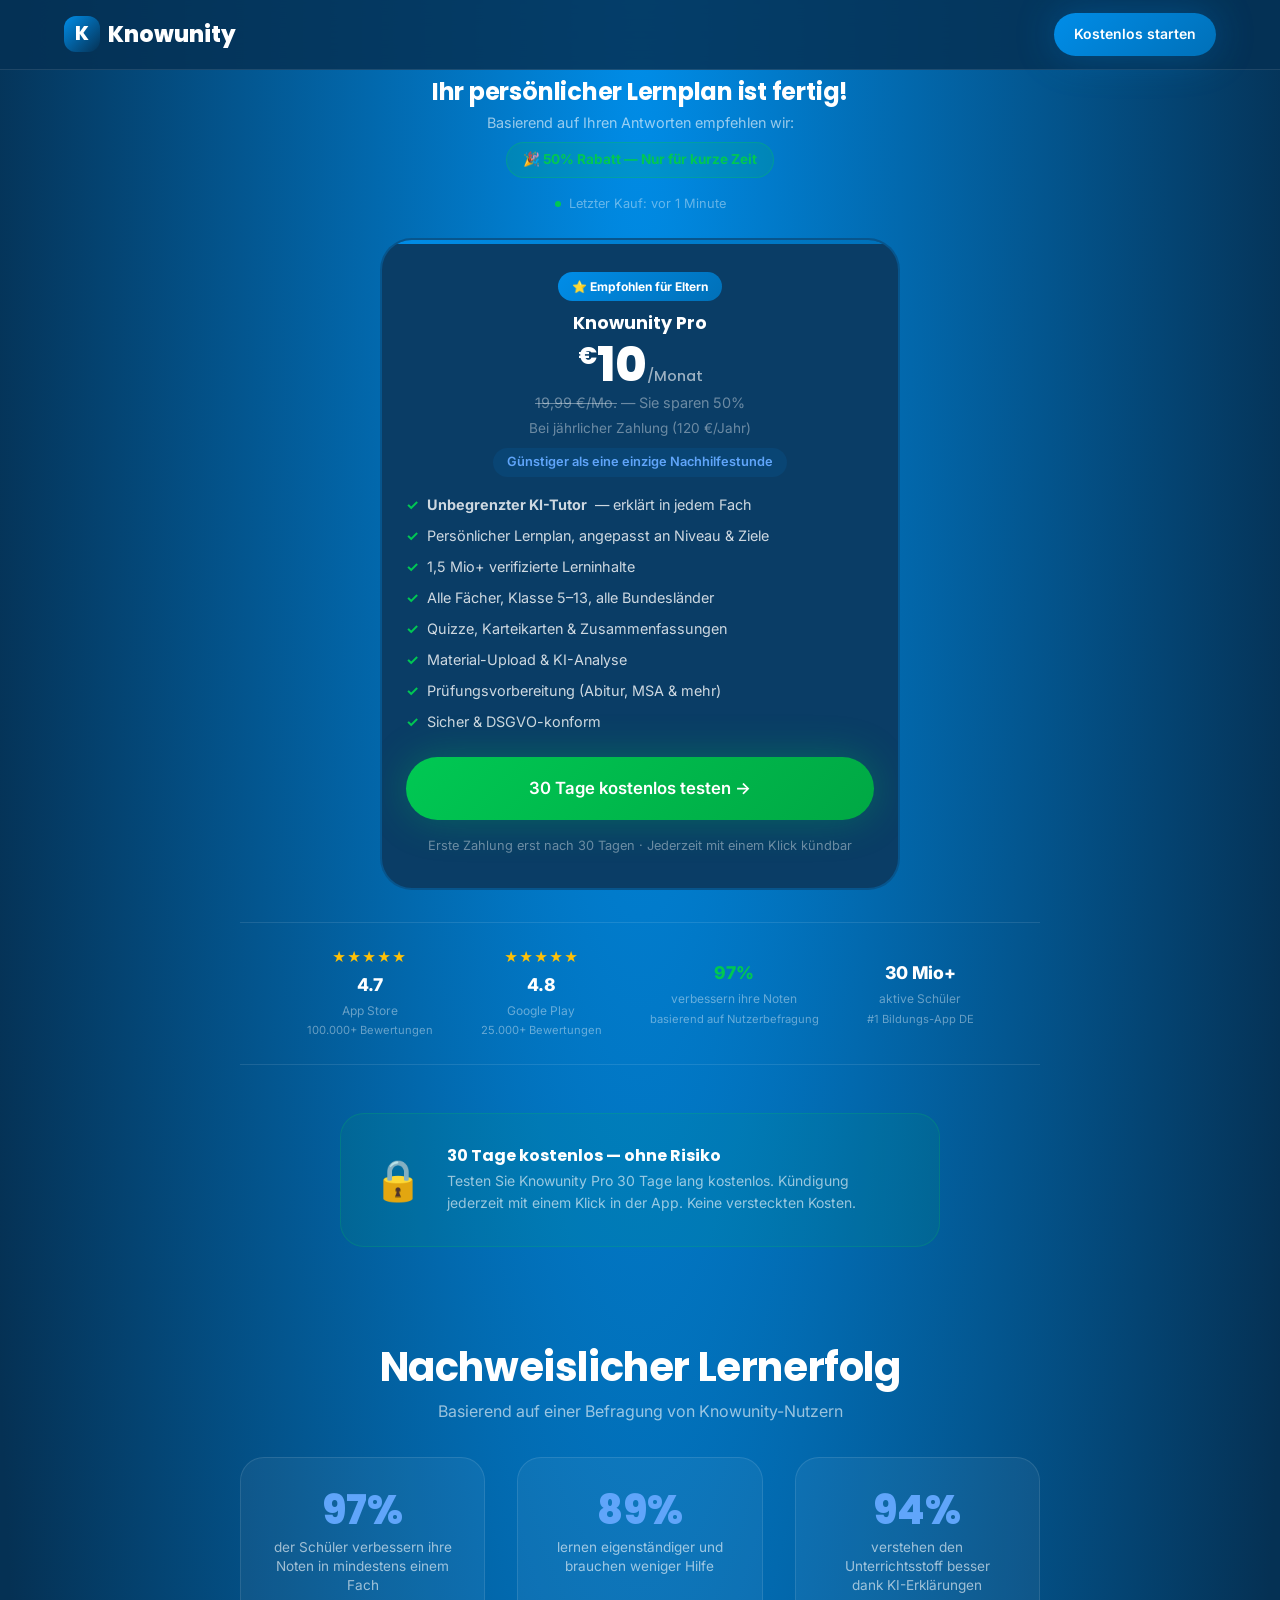
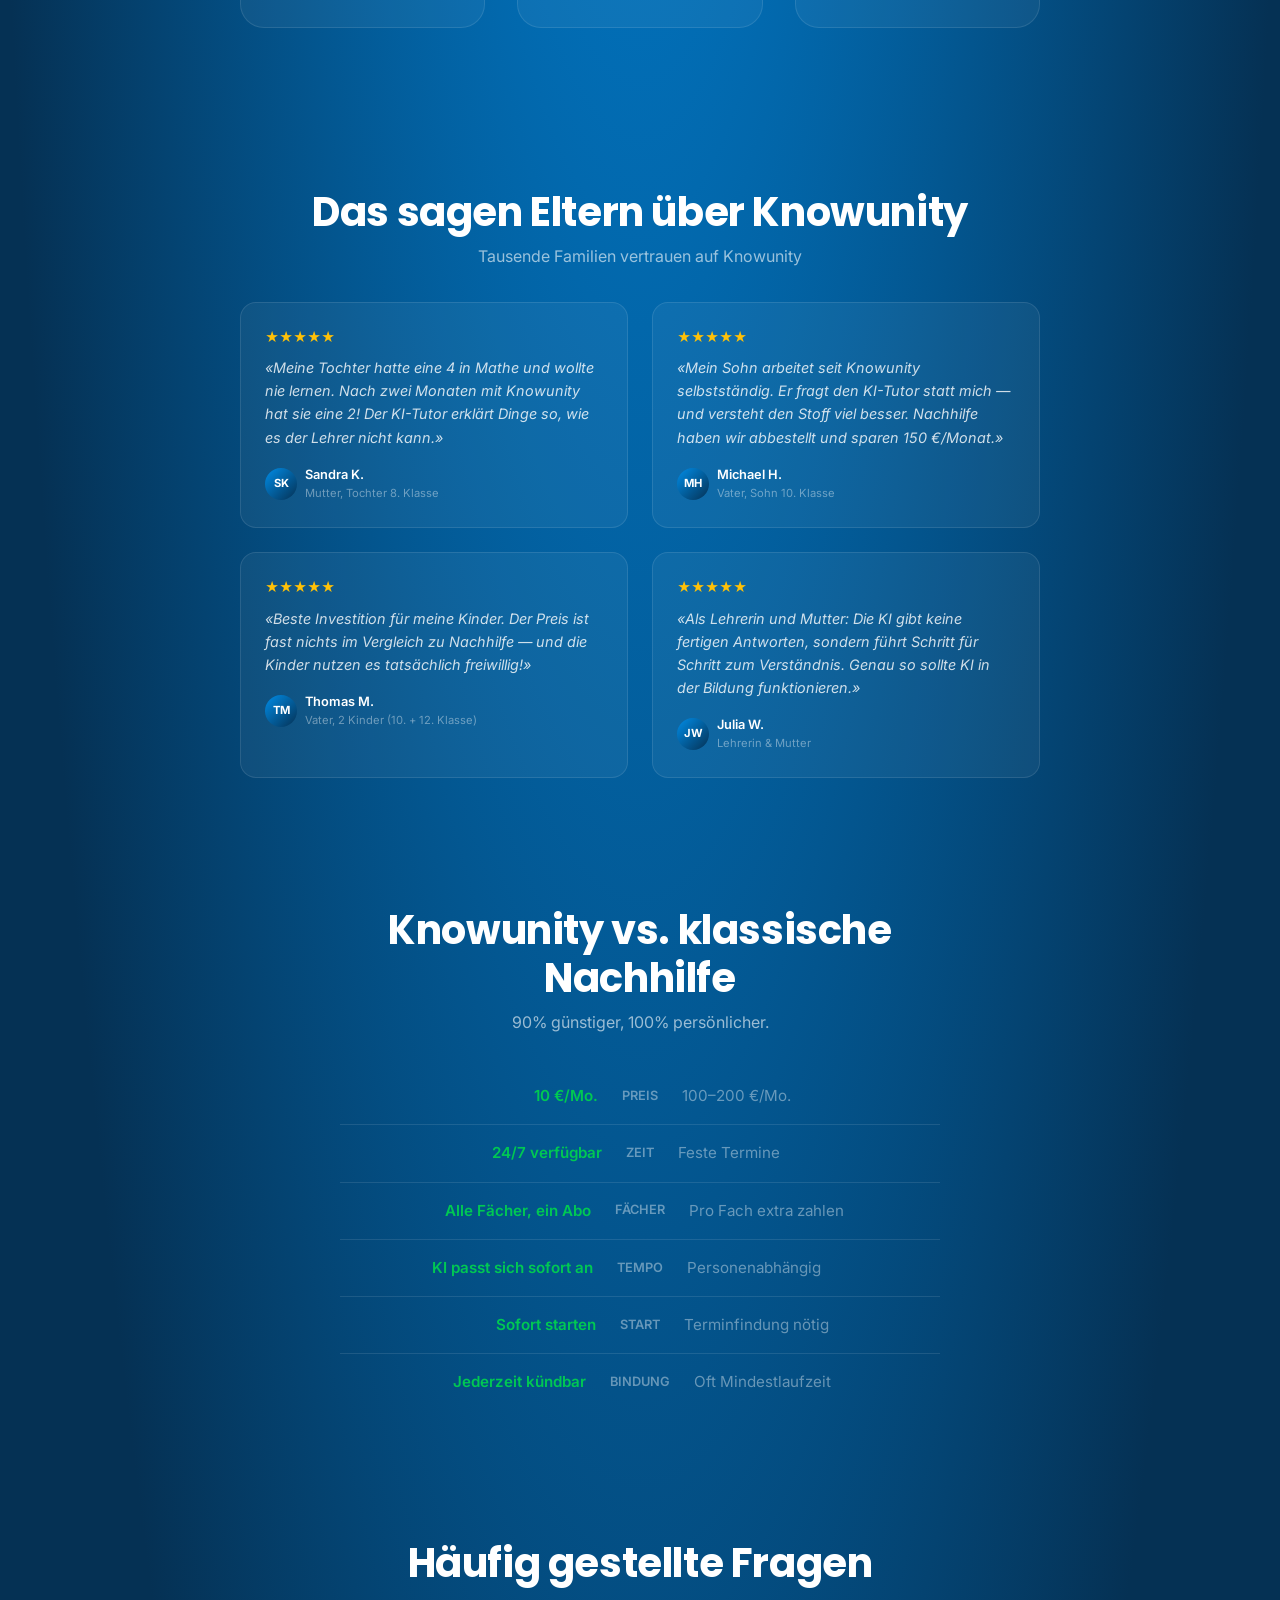
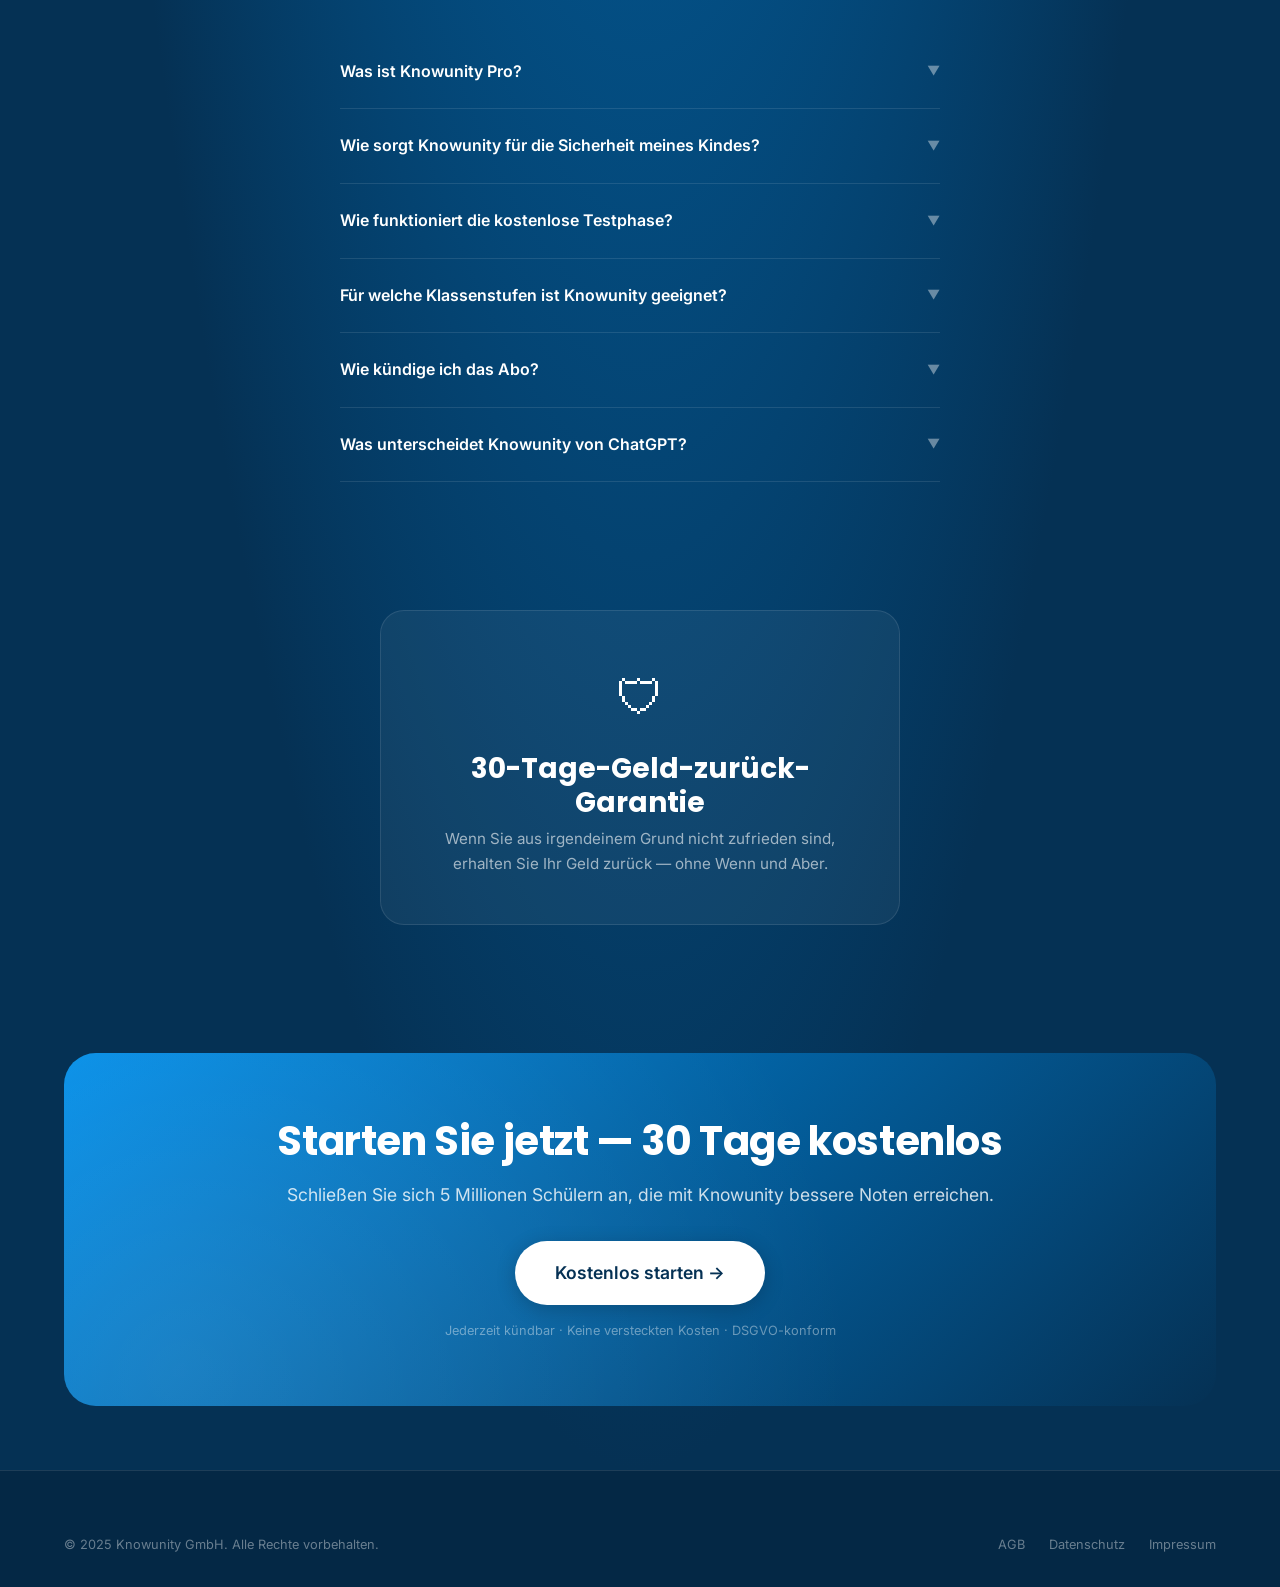
<file: pricing.html>
<!DOCTYPE html>
<html lang="de">
<head>
  <meta charset="UTF-8">
  <meta name="viewport" content="width=device-width, initial-scale=1.0">
  <title>Knowunity Pro — 30 Tage kostenlos testen</title>
  <link rel="stylesheet" href="styles.css">
  <style>
    .pricing-page {
      min-height: 100vh;
      background: var(--gradient-hero);
      padding-top: 70px;
    }
    .pricing-hero {
      text-align: center;
      padding: var(--space-sm) 0 0;
    }
    .pricing-hero .discount-badge {
      display: inline-flex;
      align-items: center;
      gap: var(--space-sm);
      padding: 6px 16px;
      background: rgba(0, 200, 83, 0.15);
      border: 1px solid rgba(0, 200, 83, 0.3);
      border-radius: var(--radius-pill);
      color: var(--color-green);
      font-weight: 700;
      font-size: 0.85rem;
      margin-bottom: var(--space-sm);
    }

    /* Trust badges — Sofatutor style */
    .trust-badges-row {
      display: flex;
      align-items: center;
      justify-content: center;
      gap: var(--space-2xl);
      flex-wrap: wrap;
      margin: var(--space-xl) auto;
      padding: var(--space-lg) 0;
      border-top: 1px solid var(--color-white-10);
      border-bottom: 1px solid var(--color-white-10);
      max-width: 800px;
    }
    .trust-badge-item {
      display: flex;
      flex-direction: column;
      align-items: center;
      gap: 2px;
      text-align: center;
    }
    .trust-badge-stars { color: #ffc107; font-size: 0.85rem; letter-spacing: 1px; }
    .trust-badge-score { font-size: 1.1rem; font-weight: 800; color: var(--color-white); }
    .trust-badge-source { font-size: 0.75rem; color: var(--color-white-40); }
    .trust-badge-count { font-size: 0.7rem; color: var(--color-white-40); }

    /* Single plan card — centered, prominent */
    .plan-card-wrapper {
      max-width: 520px;
      margin: 0 auto;
    }
    .plan-card {
      background: var(--color-navy-light);
      border: 2px solid rgba(0,141,232,0.3);
      border-radius: var(--radius-2xl);
      padding: var(--space-xl) var(--space-lg);
      position: relative;
      overflow: hidden;
    }
    .plan-card::before {
      content: '';
      position: absolute;
      top: 0; left: 0; right: 0;
      height: 4px;
      background: var(--gradient-cta);
    }
    .plan-popular {
      display: inline-block;
      padding: 5px 14px;
      background: var(--gradient-cta);
      border-radius: var(--radius-pill);
      font-size: 0.75rem;
      font-weight: 700;
      margin-bottom: var(--space-sm);
    }
    .plan-name {
      font-family: var(--font-display);
      font-size: 1.1rem;
      font-weight: 700;
      margin-bottom: 4px;
    }
    .plan-price {
      font-family: var(--font-display);
      font-size: 3rem;
      font-weight: 800;
      line-height: 1;
      margin-bottom: 2px;
    }
    .plan-price .currency { font-size: 1.5rem; vertical-align: super; }
    .plan-price .period { font-size: 0.9rem; font-weight: 500; color: var(--color-white-60); }
    .plan-original {
      font-size: 0.9rem;
      color: var(--color-white-40);
      margin-bottom: var(--space-xs);
    }
    .plan-original s { text-decoration: line-through; }
    .plan-billing {
      font-size: 0.85rem;
      color: var(--color-white-40);
      margin-bottom: var(--space-sm);
    }
    .plan-cheaper {
      display: inline-block;
      padding: 4px 14px;
      background: rgba(0,141,232,0.1);
      border-radius: var(--radius-pill);
      font-size: 0.8rem;
      font-weight: 600;
      color: var(--color-blue-light);
      margin-bottom: var(--space-md);
    }
    .plan-features {
      list-style: none;
      display: flex;
      flex-direction: column;
      gap: var(--space-sm);
      margin-bottom: var(--space-lg);
      text-align: left;
    }
    .plan-features li {
      display: flex;
      align-items: center;
      gap: var(--space-sm);
      font-size: 0.9rem;
      color: var(--color-white-80);
    }
    /* On mobile: show only first 3 features, rest behind toggle */
    @media (max-width: 768px) {
      .plan-features li:nth-child(n+4) { display: none; }
      .plan-features.expanded li:nth-child(n+4) { display: flex; }
    }
    .plan-features li .icon { color: var(--color-green); font-weight: 700; flex-shrink: 0; }
    .plan-cta-note {
      text-align: center;
      font-size: 0.8rem;
      color: var(--color-white-40);
      margin-top: var(--space-md);
    }

    /* Urgency */
    .last-purchase {
      display: flex;
      align-items: center;
      justify-content: center;
      gap: var(--space-sm);
      font-size: 0.8rem;
      color: var(--color-white-40);
      margin-top: var(--space-lg);
    }
    .live-dot {
      width: 6px; height: 6px;
      background: var(--color-green);
      border-radius: 50%;
      animation: pulse 2s infinite;
    }
    @keyframes pulse { 0%, 100% { opacity: 1; } 50% { opacity: 0.4; } }

    /* Trial banner */
    .trial-banner {
      background: rgba(0, 200, 83, 0.08);
      border: 1px solid rgba(0, 200, 83, 0.2);
      border-radius: var(--radius-xl);
      padding: var(--space-xl);
      max-width: 600px;
      margin: var(--space-2xl) auto 0;
      display: flex;
      align-items: center;
      gap: var(--space-lg);
    }
    .trial-banner-icon { font-size: 2.5rem; flex-shrink: 0; }
    .trial-banner h4 { font-size: 1rem; margin-bottom: 4px; }
    .trial-banner p { font-size: 0.875rem; color: var(--color-white-60); }

    /* Impact stats */
    .impact-grid {
      display: grid;
      grid-template-columns: repeat(3, 1fr);
      gap: var(--space-xl);
      max-width: 800px;
      margin: var(--space-xl) auto 0;
    }
    .impact-card {
      padding: var(--space-xl);
      background: var(--color-white-05);
      border: 1px solid var(--color-white-10);
      border-radius: var(--radius-xl);
      text-align: center;
    }
    .impact-number {
      font-family: var(--font-display);
      font-size: 2.5rem;
      font-weight: 800;
      color: var(--color-blue-light);
      line-height: 1;
      margin-bottom: var(--space-sm);
    }
    .impact-label { font-size: 0.85rem; color: var(--color-white-60); line-height: 1.4; }

    /* Testimonials */
    .ptestimonial-grid {
      display: grid;
      grid-template-columns: repeat(2, 1fr);
      gap: var(--space-lg);
      max-width: 800px;
      margin: var(--space-xl) auto 0;
    }
    .ptestimonial {
      background: var(--color-white-05);
      border: 1px solid var(--color-white-10);
      border-radius: var(--radius-lg);
      padding: var(--space-lg);
    }
    .ptestimonial .stars { color: #ffc107; font-size: 0.85rem; margin-bottom: var(--space-sm); }
    .ptestimonial .quote {
      font-size: 0.9rem;
      color: var(--color-white-80);
      line-height: 1.6;
      font-style: italic;
      margin-bottom: var(--space-md);
    }
    .ptestimonial .author { display: flex; align-items: center; gap: var(--space-sm); }
    .ptestimonial .avatar {
      width: 32px; height: 32px;
      border-radius: 50%;
      background: var(--gradient-blue);
      display: flex; align-items: center; justify-content: center;
      font-size: 0.7rem; font-weight: 700; flex-shrink: 0;
    }
    .ptestimonial .name { font-size: 0.8rem; font-weight: 600; }
    .ptestimonial .role { font-size: 0.7rem; color: var(--color-white-40); }

    /* vs Nachhilfe */
    .vs-section { max-width: 600px; margin: 0 auto; }
    .vs-row {
      display: grid;
      grid-template-columns: 1fr auto 1fr;
      gap: var(--space-lg);
      align-items: center;
      padding: var(--space-md) 0;
      border-bottom: 1px solid var(--color-white-10);
    }
    .vs-row:last-child { border-bottom: none; }
    .vs-label { font-size: 0.8rem; color: var(--color-white-40); text-align: center; font-weight: 600; }
    .vs-knowunity { text-align: right; font-weight: 600; color: var(--color-green); font-size: 0.95rem; }
    .vs-tutoring { text-align: left; color: var(--color-white-40); font-size: 0.95rem; }

    /* FAQ */
    .faq-section { max-width: 600px; margin: 0 auto; }
    .faq-item { border-bottom: 1px solid var(--color-white-10); }
    .faq-question {
      display: flex; align-items: center; justify-content: space-between;
      padding: var(--space-lg) 0; cursor: pointer;
      font-weight: 600; font-size: 1rem; color: var(--color-white);
      transition: color var(--transition-fast);
    }
    .faq-question:hover { color: var(--color-blue-light); }
    .faq-question .arrow { transition: transform var(--transition-fast); font-size: 0.8rem; color: var(--color-white-40); }
    .faq-item.open .faq-question .arrow { transform: rotate(180deg); }
    .faq-answer { max-height: 0; overflow: hidden; transition: max-height 0.3s ease, padding 0.3s ease; }
    .faq-item.open .faq-answer { max-height: 300px; padding-bottom: var(--space-lg); }
    .faq-answer p { color: var(--color-white-60); font-size: 0.95rem; line-height: 1.7; }

    /* Guarantee */
    .guarantee {
      text-align: center;
      padding: var(--space-2xl);
      max-width: 520px;
      margin: 0 auto;
      background: var(--color-white-05);
      border: 1px solid var(--color-white-10);
      border-radius: var(--radius-xl);
    }
    .guarantee-icon { font-size: 3rem; margin-bottom: var(--space-md); }
    .guarantee h3 { margin-bottom: var(--space-sm); }
    .guarantee p { color: var(--color-white-60); font-size: 0.95rem; line-height: 1.6; }

    @media (max-width: 768px) {
      .pricing-page { padding-top: 56px; }
      .pricing-hero { padding: var(--space-xs) 0 0; }
      .plan-card { padding: var(--space-md) var(--space-md); }
      .plan-popular { margin-bottom: var(--space-xs); }
      .plan-price { font-size: 2.5rem; }
      .plan-price .currency { font-size: 1.3rem; }
      .plan-cheaper { margin-bottom: var(--space-sm); }
      .plan-features { gap: 6px; margin-bottom: var(--space-sm); }
      .plan-features li { font-size: 0.85rem; }
      .plan-card-wrapper { margin-top: var(--space-sm) !important; }
      .show-more-features { display: block !important; }
      .trust-badges-row { gap: var(--space-lg); }
      .impact-grid { grid-template-columns: 1fr; }
      .ptestimonial-grid { grid-template-columns: 1fr; }
      .vs-row { grid-template-columns: 1fr; gap: var(--space-xs); text-align: center; }
      .vs-knowunity, .vs-tutoring { text-align: center; }
    }
  </style>
</head>
<body>

<!-- Nav -->
<nav class="nav">
  <div class="container">
    <a href="index.html" class="nav-logo">
      <span class="logo-icon">K</span>
      Knowunity
    </a>
    <div class="nav-cta">
      <a href="checkout.html?plan=pro" class="btn btn-sm btn-blue">Kostenlos starten</a>
    </div>
  </div>
</nav>

<div class="pricing-page">
  <div class="container">

    <!-- Hero — compact, card-first layout -->
    <div class="pricing-hero" style="padding-bottom:0;">
      <h2 style="font-family:var(--font-display); font-size:1.5rem; margin-bottom:var(--space-xs);">Ihr persönlicher Lernplan ist fertig!</h2>
      <p style="color:var(--color-white-60); font-size:0.9rem; margin-bottom:var(--space-sm);">Basierend auf Ihren Antworten empfehlen wir:</p>
      <div class="discount-badge">&#127881; 50% Rabatt — Nur für kurze Zeit</div>
      <div class="last-purchase" style="margin-top:var(--space-sm);">
        <span class="live-dot"></span>
        <span id="lastPurchase">Letzter Kauf: vor 2 Minuten</span>
      </div>
    </div>

    <!-- Single Plan Card — immediately visible -->
    <div class="plan-card-wrapper" style="margin-top:var(--space-lg);">
      <div class="plan-card">
        <div style="text-align:center;">
          <div class="plan-popular">&#11088; Empfohlen für Eltern</div>
          <div class="plan-name">Knowunity Pro</div>
          <div class="plan-price">
            <span class="currency">&euro;</span>10<span class="period">/Monat</span>
          </div>
          <div class="plan-original"><s>19,99 &euro;/Mo.</s> — Sie sparen 50%</div>
          <div class="plan-billing">Bei jährlicher Zahlung (120 &euro;/Jahr)</div>
          <div class="plan-cheaper">Günstiger als eine einzige Nachhilfestunde</div>
        </div>

        <ul class="plan-features" id="planFeatures">
          <li><span class="icon">&#10003;</span> <strong>Unbegrenzter KI-Tutor</strong> — erklärt in jedem Fach</li>
          <li><span class="icon">&#10003;</span> Persönlicher Lernplan, angepasst an Niveau & Ziele</li>
          <li><span class="icon">&#10003;</span> 1,5 Mio+ verifizierte Lerninhalte</li>
          <li><span class="icon">&#10003;</span> Alle Fächer, Klasse 5–13, alle Bundesländer</li>
          <li><span class="icon">&#10003;</span> Quizze, Karteikarten & Zusammenfassungen</li>
          <li><span class="icon">&#10003;</span> Material-Upload & KI-Analyse</li>
          <li><span class="icon">&#10003;</span> Prüfungsvorbereitung (Abitur, MSA & mehr)</li>
          <li><span class="icon">&#10003;</span> Sicher & DSGVO-konform</li>
        </ul>
        <div class="show-more-features" id="showMoreBtn" onclick="document.getElementById('planFeatures').classList.add('expanded'); this.style.display='none';" style="text-align:center; margin-bottom:var(--space-md); font-size:0.8rem; color:var(--color-blue-light); cursor:pointer; display:none;">+ 5 weitere Vorteile anzeigen</div>

        <a href="checkout.html?plan=pro" class="btn btn-lg btn-green" style="width:100%; font-size:1.05rem;">
          30 Tage kostenlos testen &rarr;
        </a>
        <div class="plan-cta-note">
          Erste Zahlung erst nach 30 Tagen · Jederzeit mit einem Klick kündbar
        </div>
      </div>
    </div>

    <!-- Trust badges — below card -->
    <div class="trust-badges-row">
      <div class="trust-badge-item">
        <div class="trust-badge-stars">&#9733;&#9733;&#9733;&#9733;&#9733;</div>
        <div class="trust-badge-score">4.7</div>
        <div class="trust-badge-source">App Store</div>
        <div class="trust-badge-count">100.000+ Bewertungen</div>
      </div>
      <div class="trust-badge-item">
        <div class="trust-badge-stars">&#9733;&#9733;&#9733;&#9733;&#9733;</div>
        <div class="trust-badge-score">4.8</div>
        <div class="trust-badge-source">Google Play</div>
        <div class="trust-badge-count">25.000+ Bewertungen</div>
      </div>
      <div class="trust-badge-item">
        <div class="trust-badge-score" style="color:var(--color-green);">97%</div>
        <div class="trust-badge-source">verbessern ihre Noten</div>
        <div class="trust-badge-count">basierend auf Nutzerbefragung</div>
      </div>
      <div class="trust-badge-item">
        <div class="trust-badge-score">30 Mio+</div>
        <div class="trust-badge-source">aktive Schüler</div>
        <div class="trust-badge-count">#1 Bildungs-App DE</div>
      </div>
    </div>

    <!-- Trial Banner -->
    <div class="trial-banner">
      <div class="trial-banner-icon">&#128274;</div>
      <div>
        <h4>30 Tage kostenlos — ohne Risiko</h4>
        <p>Testen Sie Knowunity Pro 30 Tage lang kostenlos. Kündigung jederzeit mit einem Klick in der App. Keine versteckten Kosten.</p>
      </div>
    </div>

    <!-- Impact Stats -->
    <section class="section">
      <h2 class="text-center mb-sm">Nachweislicher Lernerfolg</h2>
      <p class="text-center text-muted">Basierend auf einer Befragung von Knowunity-Nutzern</p>
      <div class="impact-grid">
        <div class="impact-card">
          <div class="impact-number">97%</div>
          <div class="impact-label">der Schüler verbessern ihre Noten in mindestens einem Fach</div>
        </div>
        <div class="impact-card">
          <div class="impact-number">89%</div>
          <div class="impact-label">lernen eigenständiger und brauchen weniger Hilfe</div>
        </div>
        <div class="impact-card">
          <div class="impact-number">94%</div>
          <div class="impact-label">verstehen den Unterrichtsstoff besser dank KI-Erklärungen</div>
        </div>
      </div>
    </section>

    <!-- Testimonials -->
    <section class="section-sm">
      <h2 class="text-center mb-sm">Das sagen Eltern über Knowunity</h2>
      <p class="text-center text-muted mb-lg">Tausende Familien vertrauen auf Knowunity</p>
      <div class="ptestimonial-grid">
        <div class="ptestimonial">
          <div class="stars">&#9733;&#9733;&#9733;&#9733;&#9733;</div>
          <p class="quote">&laquo;Meine Tochter hatte eine 4 in Mathe und wollte nie lernen. Nach zwei Monaten mit Knowunity hat sie eine 2! Der KI-Tutor erklärt Dinge so, wie es der Lehrer nicht kann.&raquo;</p>
          <div class="author">
            <div class="avatar">SK</div>
            <div><div class="name">Sandra K.</div><div class="role">Mutter, Tochter 8. Klasse</div></div>
          </div>
        </div>
        <div class="ptestimonial">
          <div class="stars">&#9733;&#9733;&#9733;&#9733;&#9733;</div>
          <p class="quote">&laquo;Mein Sohn arbeitet seit Knowunity selbstständig. Er fragt den KI-Tutor statt mich — und versteht den Stoff viel besser. Nachhilfe haben wir abbestellt und sparen 150 €/Monat.&raquo;</p>
          <div class="author">
            <div class="avatar">MH</div>
            <div><div class="name">Michael H.</div><div class="role">Vater, Sohn 10. Klasse</div></div>
          </div>
        </div>
        <div class="ptestimonial">
          <div class="stars">&#9733;&#9733;&#9733;&#9733;&#9733;</div>
          <p class="quote">&laquo;Beste Investition für meine Kinder. Der Preis ist fast nichts im Vergleich zu Nachhilfe — und die Kinder nutzen es tatsächlich freiwillig!&raquo;</p>
          <div class="author">
            <div class="avatar">TM</div>
            <div><div class="name">Thomas M.</div><div class="role">Vater, 2 Kinder (10. + 12. Klasse)</div></div>
          </div>
        </div>
        <div class="ptestimonial">
          <div class="stars">&#9733;&#9733;&#9733;&#9733;&#9733;</div>
          <p class="quote">&laquo;Als Lehrerin und Mutter: Die KI gibt keine fertigen Antworten, sondern führt Schritt für Schritt zum Verständnis. Genau so sollte KI in der Bildung funktionieren.&raquo;</p>
          <div class="author">
            <div class="avatar">JW</div>
            <div><div class="name">Julia W.</div><div class="role">Lehrerin & Mutter</div></div>
          </div>
        </div>
      </div>
    </section>

    <!-- vs Nachhilfe -->
    <section class="section-sm">
      <div class="vs-section">
        <h2 class="text-center mb-sm">Knowunity vs. klassische Nachhilfe</h2>
        <p class="text-center text-muted mb-xl">90% günstiger, 100% persönlicher.</p>
        <div class="vs-row">
          <div class="vs-knowunity">10 &euro;/Mo.</div>
          <div class="vs-label">PREIS</div>
          <div class="vs-tutoring">100–200 &euro;/Mo.</div>
        </div>
        <div class="vs-row">
          <div class="vs-knowunity">24/7 verfügbar</div>
          <div class="vs-label">ZEIT</div>
          <div class="vs-tutoring">Feste Termine</div>
        </div>
        <div class="vs-row">
          <div class="vs-knowunity">Alle Fächer, ein Abo</div>
          <div class="vs-label">FÄCHER</div>
          <div class="vs-tutoring">Pro Fach extra zahlen</div>
        </div>
        <div class="vs-row">
          <div class="vs-knowunity">KI passt sich sofort an</div>
          <div class="vs-label">TEMPO</div>
          <div class="vs-tutoring">Personenabhängig</div>
        </div>
        <div class="vs-row">
          <div class="vs-knowunity">Sofort starten</div>
          <div class="vs-label">START</div>
          <div class="vs-tutoring">Terminfindung nötig</div>
        </div>
        <div class="vs-row">
          <div class="vs-knowunity">Jederzeit kündbar</div>
          <div class="vs-label">BINDUNG</div>
          <div class="vs-tutoring">Oft Mindestlaufzeit</div>
        </div>
      </div>
    </section>

    <!-- FAQ -->
    <section class="section-sm">
      <h2 class="text-center mb-2xl">Häufig gestellte Fragen</h2>
      <div class="faq-section">
        <div class="faq-item">
          <div class="faq-question" onclick="toggleFaq(this)">
            Was ist Knowunity Pro?
            <span class="arrow">&#9660;</span>
          </div>
          <div class="faq-answer">
            <p>Knowunity Pro kann deinem Kind helfen, effizienter zu lernen. Du kannst die App ohne Werbeunterbrechungen nutzen, Inhalte offline herunterladen und erhältst unbegrenzten Zugang zum KI-Tutor, der in jedem Fach Schritt für Schritt erklärt.</p>
          </div>
        </div>
        <div class="faq-item">
          <div class="faq-question" onclick="toggleFaq(this)">
            Wie sorgt Knowunity für die Sicherheit meines Kindes?
            <span class="arrow">&#9660;</span>
          </div>
          <div class="faq-answer">
            <p>Knowunity bietet eine sichere und inklusive Lernumgebung. Wir setzen auf Community-Richtlinien, Moderation und technische Maßnahmen, um ungeeignete Inhalte zu verhindern. Alle Daten werden DSGVO-konform verarbeitet.</p>
          </div>
        </div>
        <div class="faq-item">
          <div class="faq-question" onclick="toggleFaq(this)">
            Wie funktioniert die kostenlose Testphase?
            <span class="arrow">&#9660;</span>
          </div>
          <div class="faq-answer">
            <p>Sie erhalten 30 Tage vollen Zugang zu allen Pro-Funktionen — völlig kostenlos. Sie können jederzeit mit einem Klick in der App kündigen. Wenn Sie nicht kündigen, wird das Jahresabo (120 €) nach 30 Tagen aktiviert.</p>
          </div>
        </div>
        <div class="faq-item">
          <div class="faq-question" onclick="toggleFaq(this)">
            Für welche Klassenstufen ist Knowunity geeignet?
            <span class="arrow">&#9660;</span>
          </div>
          <div class="faq-answer">
            <p>Knowunity deckt alle Klassenstufen von 5 bis 13 ab, inklusive Abitur- und MSA-Vorbereitung. Die Inhalte und der KI-Tutor passen sich automatisch an das Niveau Ihres Kindes an.</p>
          </div>
        </div>
        <div class="faq-item">
          <div class="faq-question" onclick="toggleFaq(this)">
            Wie kündige ich das Abo?
            <span class="arrow">&#9660;</span>
          </div>
          <div class="faq-answer">
            <p>Ganz einfach: Öffnen Sie die App, gehen Sie zu Einstellungen &gt; Abo und klicken Sie auf „Kündigen". Fertig. Keine Anrufe, keine E-Mails, keine versteckten Hürden.</p>
          </div>
        </div>
        <div class="faq-item">
          <div class="faq-question" onclick="toggleFaq(this)">
            Was unterscheidet Knowunity von ChatGPT?
            <span class="arrow">&#9660;</span>
          </div>
          <div class="faq-answer">
            <p>Knowunitys KI wurde speziell für den Schulkontext entwickelt: altersgerechte Erklärungen, Schritt-für-Schritt-Lösungswege statt fertige Antworten, auf den Lehrplan abgestimmt und sicher — kein Zugang zu ungeeigneten Inhalten.</p>
          </div>
        </div>
      </div>
    </section>

    <!-- Guarantee -->
    <section class="section-sm">
      <div class="guarantee">
        <div class="guarantee-icon">&#128737;</div>
        <h3>30-Tage-Geld-zurück-Garantie</h3>
        <p>Wenn Sie aus irgendeinem Grund nicht zufrieden sind, erhalten Sie Ihr Geld zurück — ohne Wenn und Aber.</p>
      </div>
    </section>

    <!-- Final CTA -->
    <section class="section-sm">
      <div class="cta-banner">
        <h2>Starten Sie jetzt — 30 Tage kostenlos</h2>
        <p>Schließen Sie sich 5 Millionen Schülern an, die mit Knowunity bessere Noten erreichen.</p>
        <a href="checkout.html?plan=pro" class="btn btn-lg btn-primary">Kostenlos starten &rarr;</a>
        <div style="margin-top:var(--space-md); font-size:0.8rem; color:var(--color-white-40);">
          Jederzeit kündbar · Keine versteckten Kosten · DSGVO-konform
        </div>
      </div>
    </section>

  </div>
</div>

<!-- Footer -->
<footer class="footer">
  <div class="container">
    <div class="footer-bottom" style="border-top:none; padding-top:0;">
      <span>&copy; 2025 Knowunity GmbH. Alle Rechte vorbehalten.</span>
      <div style="display:flex; gap:var(--space-lg);">
        <a href="#" style="color:var(--color-white-40); font-size:0.8rem;">AGB</a>
        <a href="#" style="color:var(--color-white-40); font-size:0.8rem;">Datenschutz</a>
        <a href="#" style="color:var(--color-white-40); font-size:0.8rem;">Impressum</a>
      </div>
    </div>
  </div>
</footer>

<script>
  function toggleFaq(el) { el.closest('.faq-item').classList.toggle('open'); }
  (function() {
    var times = ['vor 1 Minute', 'vor 2 Minuten', 'vor 4 Minuten', 'vor 6 Minuten'];
    document.getElementById('lastPurchase').textContent =
      'Letzter Kauf: ' + times[Math.floor(Math.random() * times.length)];
  })();
</script>

</body>
</html>
</file>
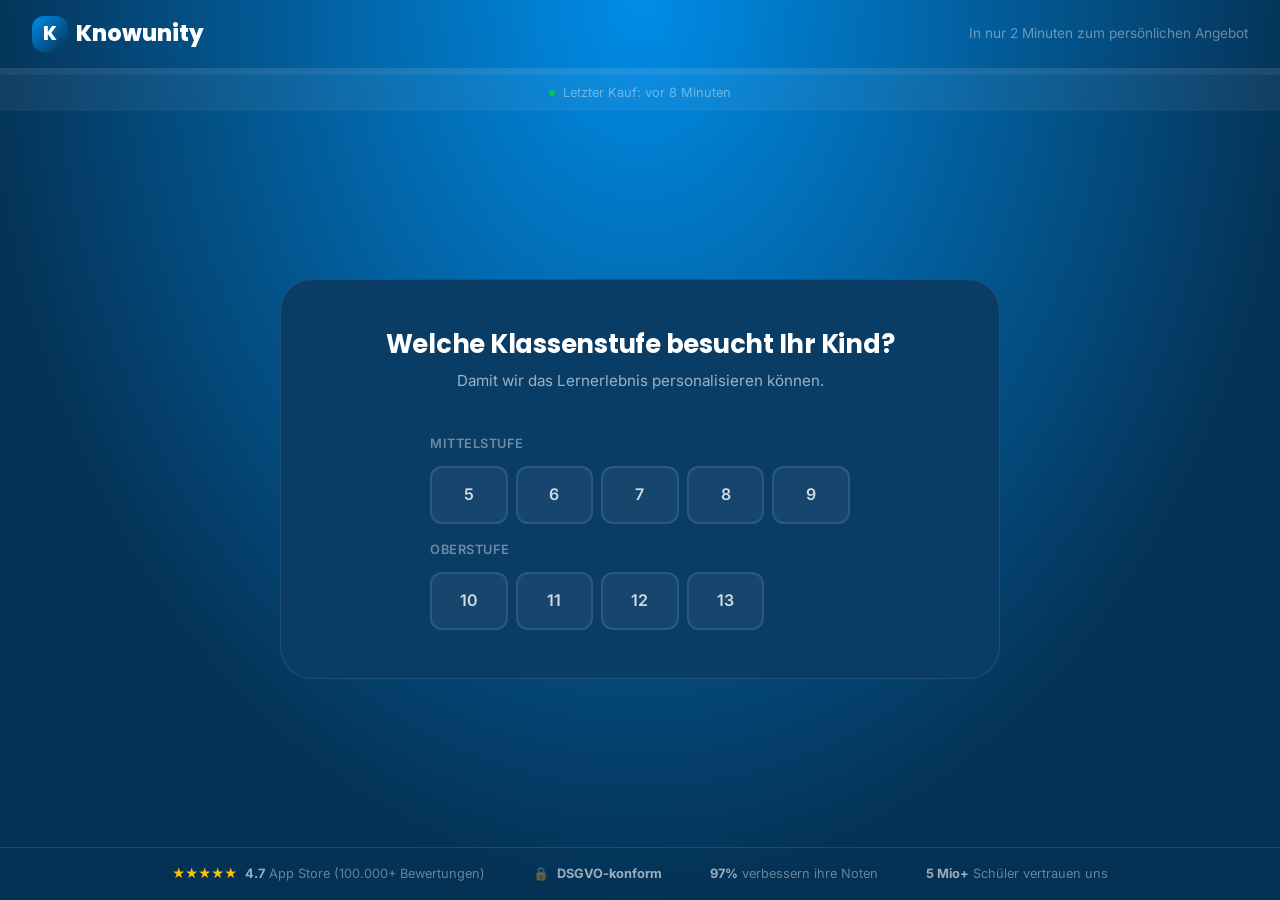
<file: quiz.html>
<!DOCTYPE html>
<html lang="de">
<head>
  <meta charset="UTF-8">
  <meta name="viewport" content="width=device-width, initial-scale=1.0">
  <title>Knowunity — Erleben Sie die Freude an besseren Noten</title>
  <link rel="stylesheet" href="styles.css">
  <style>
    body { background: var(--color-navy); }
    .quiz-page { min-height: 100vh; display: flex; flex-direction: column; }

    .quiz-header {
      padding: var(--space-md) var(--space-xl);
      display: flex;
      align-items: center;
      justify-content: space-between;
      border-bottom: 1px solid var(--color-white-10);
    }

    .progress-track { height: 6px; background: var(--color-white-10); width: 100%; }
    .progress-fill {
      height: 100%;
      background: var(--color-green);
      transition: width 0.5s ease;
      border-radius: 3px;
    }

    .quiz-main {
      flex: 1;
      display: flex;
      align-items: center;
      justify-content: center;
      padding: var(--space-xl) var(--space-lg);
    }
    .quiz-card {
      max-width: 720px;
      width: 100%;
      text-align: center;
    }
    .quiz-card h2 {
      font-family: var(--font-display);
      font-size: 1.6rem;
      font-weight: 700;
      margin-bottom: var(--space-sm);
      line-height: 1.3;
    }
    .quiz-card .subtitle {
      color: var(--color-white-60);
      font-size: 0.95rem;
      margin-bottom: var(--space-xl);
    }

    /* Grade grid — 5 to 13 only */
    .grade-grid {
      display: grid;
      grid-template-columns: repeat(5, 1fr);
      gap: var(--space-sm);
      max-width: 420px;
      margin: 0 auto;
    }
    .grade-btn {
      padding: 14px 8px;
      background: var(--color-white-05);
      border: 2px solid var(--color-white-10);
      border-radius: var(--radius-md);
      cursor: pointer;
      transition: all var(--transition-fast);
      font-size: 1rem;
      font-weight: 600;
      color: var(--color-white-80);
      text-align: center;
    }
    .grade-btn:hover {
      border-color: var(--color-blue);
      background: rgba(0,141,232,0.08);
    }
    .grade-btn.selected {
      border-color: var(--color-blue);
      background: rgba(0,141,232,0.15);
      color: var(--color-white);
    }
    .grade-section-label {
      grid-column: 1 / -1;
      font-size: 0.8rem;
      color: var(--color-white-40);
      text-align: left;
      padding: var(--space-sm) 0 var(--space-xs);
      font-weight: 600;
      text-transform: uppercase;
      letter-spacing: 0.5px;
    }

    /* Interstitial */
    .interstitial {
      max-width: 560px;
      width: 100%;
      text-align: center;
    }
    .interstitial-image {
      width: 280px;
      height: 180px;
      margin: 0 auto var(--space-xl);
      border-radius: var(--radius-xl);
      background: linear-gradient(135deg, rgba(0,141,232,0.2), rgba(63,81,181,0.2));
      display: flex;
      align-items: center;
      justify-content: center;
      font-size: 5rem;
      border: 2px solid var(--color-white-10);
    }
    .interstitial h2 {
      font-family: var(--font-display);
      font-size: 1.8rem;
      font-weight: 800;
      margin-bottom: var(--space-md);
      color: var(--color-green);
    }
    .interstitial .social-proof-text {
      font-size: 1.05rem;
      color: var(--color-white-80);
      line-height: 1.6;
      margin-bottom: var(--space-xl);
    }
    .interstitial .social-proof-text strong { color: var(--color-white); }

    /* Problem cards */
    .problem-grid {
      display: grid;
      grid-template-columns: repeat(3, 1fr);
      gap: var(--space-md);
      max-width: 600px;
      margin: 0 auto;
    }
    .problem-card {
      display: flex;
      flex-direction: column;
      align-items: center;
      gap: var(--space-sm);
      padding: var(--space-lg) var(--space-md);
      background: var(--color-white-05);
      border: 2px solid var(--color-white-10);
      border-radius: var(--radius-lg);
      cursor: pointer;
      transition: all var(--transition-fast);
      text-align: center;
    }
    .problem-card:hover {
      border-color: var(--color-blue);
      background: rgba(0,141,232,0.06);
      transform: translateY(-2px);
    }
    .problem-card.selected {
      border-color: var(--color-blue);
      background: rgba(0,141,232,0.12);
    }
    .problem-card .card-emoji { font-size: 2.2rem; }
    .problem-card .card-label {
      font-size: 0.85rem;
      font-weight: 600;
      color: var(--color-white-80);
      line-height: 1.3;
    }
    .problem-card.selected .card-label { color: var(--color-white); }

    /* Subject chips */
    .subject-chips {
      display: flex;
      flex-wrap: wrap;
      gap: var(--space-sm);
      justify-content: center;
      max-width: 600px;
      margin: 0 auto;
    }
    .subject-chip {
      display: flex;
      align-items: center;
      gap: var(--space-sm);
      padding: 12px 20px;
      background: var(--color-white-05);
      border: 2px solid var(--color-white-10);
      border-radius: var(--radius-pill);
      cursor: pointer;
      transition: all var(--transition-fast);
      font-size: 0.9rem;
      font-weight: 500;
      color: var(--color-white-80);
    }
    .subject-chip:hover {
      border-color: var(--color-blue);
      background: rgba(0,141,232,0.06);
    }
    .subject-chip.selected {
      border-color: var(--color-blue);
      background: rgba(0,141,232,0.12);
      color: var(--color-white);
    }
    .subject-chip .chip-icon { font-size: 1.2rem; }

    /* Goal options */
    .goal-list {
      display: flex;
      flex-direction: column;
      gap: var(--space-md);
      max-width: 520px;
      margin: 0 auto;
    }
    .goal-option {
      display: flex;
      align-items: center;
      gap: var(--space-md);
      padding: 18px 24px;
      background: var(--color-white-05);
      border: 2px solid var(--color-white-10);
      border-radius: var(--radius-lg);
      cursor: pointer;
      transition: all var(--transition-fast);
      font-size: 0.95rem;
      color: var(--color-white-80);
      text-align: left;
    }
    .goal-option:hover {
      border-color: var(--color-blue);
      background: rgba(0,141,232,0.06);
    }
    .goal-option.selected {
      border-color: var(--color-blue);
      background: rgba(0,141,232,0.12);
      color: var(--color-white);
    }
    .goal-option .goal-icon { font-size: 1.5rem; flex-shrink: 0; }

    /* Loading */
    .loading-screen { max-width: 480px; width: 100%; text-align: center; }
    .loading-spinner {
      width: 64px; height: 64px;
      border: 4px solid var(--color-white-10);
      border-top-color: var(--color-blue);
      border-radius: 50%;
      animation: spin 1s linear infinite;
      margin: 0 auto var(--space-xl);
    }
    @keyframes spin { to { transform: rotate(360deg); } }
    .loading-steps {
      text-align: left;
      display: flex;
      flex-direction: column;
      gap: var(--space-md);
      margin-top: var(--space-xl);
    }
    .loading-step {
      display: flex;
      align-items: center;
      gap: var(--space-md);
      font-size: 0.9rem;
      color: var(--color-white-40);
      transition: color 0.3s ease;
    }
    .loading-step.active { color: var(--color-white-80); }
    .loading-step.done { color: var(--color-green); }
    .loading-step .step-check {
      width: 24px; height: 24px;
      border-radius: 50%;
      border: 2px solid var(--color-white-20);
      display: flex;
      align-items: center;
      justify-content: center;
      font-size: 0.7rem;
      flex-shrink: 0;
      transition: all 0.3s ease;
    }
    .loading-step.done .step-check {
      border-color: var(--color-green);
      background: rgba(0,200,83,0.15);
    }
    .loading-step.active .step-check { border-color: var(--color-blue); }

    /* Result / offer */
    .result-card { max-width: 680px; width: 100%; text-align: center; }
    .offer-box {
      background: var(--color-navy-light);
      border: 2px solid var(--color-white-10);
      border-radius: var(--radius-xl);
      padding: var(--space-xl) var(--space-2xl);
      margin: var(--space-xl) 0;
    }
    .offer-discount {
      display: inline-block;
      padding: 6px 16px;
      background: rgba(0,200,83,0.15);
      border: 1px solid rgba(0,200,83,0.3);
      border-radius: var(--radius-pill);
      color: var(--color-green);
      font-weight: 700;
      font-size: 0.85rem;
      margin-bottom: var(--space-md);
    }
    .offer-price {
      font-family: var(--font-display);
      font-size: 3rem;
      font-weight: 800;
      color: var(--color-white);
      line-height: 1.1;
    }
    .offer-price .currency { font-size: 1.5rem; vertical-align: super; }
    .offer-price .period { font-size: 1rem; font-weight: 500; color: var(--color-white-60); }
    .offer-original {
      font-size: 0.9rem;
      color: var(--color-white-40);
      text-decoration: line-through;
      margin-top: var(--space-xs);
    }
    .offer-sub {
      font-size: 0.85rem;
      color: var(--color-white-40);
      margin-top: var(--space-xs);
    }
    .offer-features {
      display: flex;
      flex-direction: column;
      gap: var(--space-sm);
      margin: var(--space-lg) 0;
      text-align: left;
    }
    .offer-feature {
      display: flex;
      align-items: center;
      gap: var(--space-sm);
      font-size: 0.9rem;
      color: var(--color-white-80);
    }
    .offer-feature .check { color: var(--color-green); font-weight: 700; }
    .stat-pills {
      display: flex;
      gap: var(--space-md);
      justify-content: center;
      margin: var(--space-lg) 0;
      flex-wrap: wrap;
    }
    .stat-pill {
      display: flex;
      align-items: center;
      gap: var(--space-sm);
      padding: 8px 16px;
      background: var(--color-white-05);
      border: 1px solid var(--color-white-10);
      border-radius: var(--radius-pill);
      font-size: 0.85rem;
      color: var(--color-white-80);
    }

    /* Nav buttons */
    .quiz-nav {
      display: flex;
      justify-content: center;
      gap: var(--space-md);
      margin-top: var(--space-xl);
    }
    .quiz-nav .btn { min-width: 160px; }

    /* Trust footer */
    .trust-footer {
      border-top: 1px solid var(--color-white-10);
      padding: var(--space-md) var(--space-xl);
      display: flex;
      align-items: center;
      justify-content: center;
      gap: var(--space-2xl);
      flex-wrap: wrap;
    }
    .trust-item {
      display: flex;
      align-items: center;
      gap: var(--space-sm);
      font-size: 0.8rem;
      color: var(--color-white-40);
    }
    .trust-item .trust-stars { color: #ffc107; }
    .trust-item strong { color: var(--color-white-60); }

    /* Urgency */
    .urgency-bar {
      display: flex;
      align-items: center;
      justify-content: center;
      gap: var(--space-sm);
      padding: var(--space-sm);
      font-size: 0.8rem;
      color: var(--color-white-40);
      background: var(--color-white-05);
    }
    .live-dot {
      width: 6px; height: 6px;
      background: var(--color-green);
      border-radius: 50%;
      animation: pulse 2s infinite;
    }
    @keyframes pulse { 0%, 100% { opacity: 1; } 50% { opacity: 0.4; } }

    .selection-hint {
      font-size: 0.85rem;
      color: var(--color-white-40);
      margin-top: var(--space-sm);
    }
    .selection-hint.met { color: var(--color-green); }

    .hidden { display: none !important; }

    @media (max-width: 640px) {
      .grade-grid { grid-template-columns: repeat(3, 1fr); }
      .problem-grid { grid-template-columns: repeat(2, 1fr); }
      .quiz-card h2 { font-size: 1.3rem; }
      .interstitial h2 { font-size: 1.5rem; }
      .offer-price { font-size: 2.2rem; }
      .trust-footer { gap: var(--space-lg); }
    }
  </style>
</head>
<body>

<div class="quiz-page">
  <div class="quiz-header">
    <a href="index.html" class="nav-logo">
      <span class="logo-icon">K</span>
      Knowunity
    </a>
    <span style="font-size:0.85rem; color:var(--color-white-40);" id="headerSubtitle">In nur 2 Minuten zum persönlichen Angebot</span>
  </div>

  <div class="progress-track">
    <div class="progress-fill" id="progressBar" style="width: 0%;"></div>
  </div>

  <div class="urgency-bar">
    <span class="live-dot"></span>
    <span id="urgencyText">Letzter Kauf: vor 3 Minuten</span>
  </div>

  <div class="quiz-main">

    <!-- STEP 1: Grade Selection (5–13 only) -->
    <div class="quiz-card" id="step1">
      <h2>Welche Klassenstufe besucht Ihr Kind?</h2>
      <p class="subtitle">Damit wir das Lernerlebnis personalisieren können.</p>
      <div class="grade-grid">
        <div class="grade-section-label">Mittelstufe</div>
        <div class="grade-btn" onclick="selectGrade(this, 5)">5</div>
        <div class="grade-btn" onclick="selectGrade(this, 6)">6</div>
        <div class="grade-btn" onclick="selectGrade(this, 7)">7</div>
        <div class="grade-btn" onclick="selectGrade(this, 8)">8</div>
        <div class="grade-btn" onclick="selectGrade(this, 9)">9</div>
        <div class="grade-section-label">Oberstufe</div>
        <div class="grade-btn" onclick="selectGrade(this, 10)">10</div>
        <div class="grade-btn" onclick="selectGrade(this, 11)">11</div>
        <div class="grade-btn" onclick="selectGrade(this, 12)">12</div>
        <div class="grade-btn" onclick="selectGrade(this, 13)">13</div>
        <div style=""></div>
      </div>
    </div>

    <!-- STEP 2: Interstitial -->
    <div class="interstitial hidden" id="step2">
      <div class="interstitial-image" id="interstitialEmoji">&#127891;</div>
      <h2>Yay, hier sind Sie richtig!</h2>
      <p class="social-proof-text">
        Über <strong id="gradeUserCount">385.000</strong> Schüler*innen der <strong id="gradeLabel">10. Klasse</strong>
        nutzen bereits Knowunity, um ihre Leistungen in der Schule zu verbessern.
      </p>
      <button class="btn btn-lg btn-blue" onclick="goToStep(3)">Weiter &rarr;</button>
    </div>

    <!-- STEP 3: Pain Points (min 1) -->
    <div class="quiz-card hidden" id="step3">
      <h2>Wählen Sie Probleme, mit denen Ihr Kind zu kämpfen hat.</h2>
      <p class="subtitle">Wählen Sie mindestens eins aus.</p>
      <div class="problem-grid">
        <div class="problem-card" onclick="toggleProblem(this)">
          <span class="card-emoji">&#128548;</span>
          <span class="card-label">Leistungsdruck und Stress</span>
        </div>
        <div class="problem-card" onclick="toggleProblem(this)">
          <span class="card-emoji">&#128564;</span>
          <span class="card-label">Langweiliger Unterricht</span>
        </div>
        <div class="problem-card" onclick="toggleProblem(this)">
          <span class="card-emoji">&#128546;</span>
          <span class="card-label">Fehlende Lernerfolge</span>
        </div>
        <div class="problem-card" onclick="toggleProblem(this)">
          <span class="card-emoji">&#129327;</span>
          <span class="card-label">Konzentrations&shy;probleme</span>
        </div>
        <div class="problem-card" onclick="toggleProblem(this)">
          <span class="card-emoji">&#128566;</span>
          <span class="card-label">Lernschwächen</span>
        </div>
        <div class="problem-card" onclick="toggleProblem(this)">
          <span class="card-emoji">&#128560;</span>
          <span class="card-label">Versetzung in Gefahr</span>
        </div>
      </div>
      <p class="selection-hint" id="problemHint">Noch mindestens 1 wählen</p>
      <div class="quiz-nav">
        <button class="btn btn-ghost btn-sm" onclick="goToStep(1)">&larr; Zurück</button>
        <button class="btn btn-blue" id="problemNext" onclick="goToStep(4)" disabled>Weiter &rarr;</button>
      </div>
    </div>

    <!-- STEP 4: Subjects -->
    <div class="quiz-card hidden" id="step4">
      <h2>In welchen Fächern braucht Ihr Kind Unterstützung?</h2>
      <p class="subtitle">Wählen Sie ein oder mehrere Fächer.</p>
      <div class="subject-chips">
        <div class="subject-chip" onclick="toggleSubject(this)">
          <span class="chip-icon">&#128290;</span> Mathematik
        </div>
        <div class="subject-chip" onclick="toggleSubject(this)">
          <span class="chip-icon">&#128214;</span> Deutsch
        </div>
        <div class="subject-chip" onclick="toggleSubject(this)">
          <span class="chip-icon">&#127468;&#127463;</span> Englisch
        </div>
        <div class="subject-chip" onclick="toggleSubject(this)">
          <span class="chip-icon">&#129516;</span> Biologie
        </div>
        <div class="subject-chip" onclick="toggleSubject(this)">
          <span class="chip-icon">&#9883;</span> Physik
        </div>
        <div class="subject-chip" onclick="toggleSubject(this)">
          <span class="chip-icon">&#129514;</span> Chemie
        </div>
        <div class="subject-chip" onclick="toggleSubject(this)">
          <span class="chip-icon">&#127758;</span> Geschichte
        </div>
        <div class="subject-chip" onclick="toggleSubject(this)">
          <span class="chip-icon">&#127467;&#127479;</span> Französisch
        </div>
        <div class="subject-chip" onclick="toggleSubject(this)">
          <span class="chip-icon">&#127466;&#127480;</span> Spanisch
        </div>
        <div class="subject-chip" onclick="toggleSubject(this)">
          <span class="chip-icon">&#128187;</span> Informatik
        </div>
        <div class="subject-chip" onclick="toggleSubject(this)">
          <span class="chip-icon">&#127759;</span> Erdkunde
        </div>
        <div class="subject-chip" onclick="toggleSubject(this)">
          <span class="chip-icon">&#128196;</span> Latein
        </div>
      </div>
      <div class="quiz-nav">
        <button class="btn btn-ghost btn-sm" onclick="goToStep(3)">&larr; Zurück</button>
        <button class="btn btn-blue" id="subjectNext" onclick="goToStep(5)" disabled>Weiter &rarr;</button>
      </div>
    </div>

    <!-- STEP 5: Goal -->
    <div class="quiz-card hidden" id="step5">
      <h2>Was ist Ihr wichtigstes Ziel?</h2>
      <p class="subtitle">Wählen Sie das Ziel, das Ihnen am wichtigsten ist.</p>
      <div class="goal-list">
        <div class="goal-option" onclick="selectGoal(this)">
          <span class="goal-icon">&#128200;</span>
          <span>Noten um mindestens eine Stufe verbessern</span>
        </div>
        <div class="goal-option" onclick="selectGoal(this)">
          <span class="goal-icon">&#128170;</span>
          <span>Mein Kind soll eigenständiger lernen</span>
        </div>
        <div class="goal-option" onclick="selectGoal(this)">
          <span class="goal-icon">&#129504;</span>
          <span>Besseres Verständnis der Schulinhalte</span>
        </div>
        <div class="goal-option" onclick="selectGoal(this)">
          <span class="goal-icon">&#127942;</span>
          <span>Optimale Prüfungsvorbereitung (Abitur / MSA)</span>
        </div>
        <div class="goal-option" onclick="selectGoal(this)">
          <span class="goal-icon">&#128150;</span>
          <span>Lernen soll wieder Spaß machen</span>
        </div>
      </div>
      <div class="quiz-nav">
        <button class="btn btn-ghost btn-sm" onclick="goToStep(4)">&larr; Zurück</button>
      </div>
    </div>

    <!-- STEP 6: Loading -->
    <div class="loading-screen hidden" id="step6">
      <div class="loading-spinner"></div>
      <h2 style="font-family:var(--font-display); font-size:1.4rem; margin-bottom:var(--space-sm);">Wir erstellen Ihren personalisierten Lernplan...</h2>
      <p style="color:var(--color-white-60); font-size:0.9rem;">Basierend auf Ihren Antworten</p>
      <div class="loading-steps">
        <div class="loading-step" id="loadStep1">
          <div class="step-check">&#10003;</div>
          <span>Klassenstufe und Fächer analysiert</span>
        </div>
        <div class="loading-step" id="loadStep2">
          <div class="step-check">&#10003;</div>
          <span>Herausforderungen erkannt</span>
        </div>
        <div class="loading-step" id="loadStep3">
          <div class="step-check">&#10003;</div>
          <span>KI-Lernplan erstellt</span>
        </div>
        <div class="loading-step" id="loadStep4">
          <div class="step-check">&#10003;</div>
          <span>Persönliches Angebot berechnet</span>
        </div>
      </div>
    </div>

    <!-- STEP 7: Result + Pricing Offer -->
    <div class="result-card hidden" id="step7">
      <h2 style="font-family:var(--font-display); font-size:1.8rem; margin-bottom:var(--space-sm);">
        Ihr persönlicher Lernplan ist fertig!
      </h2>
      <p style="color:var(--color-white-60); font-size:1rem; margin-bottom:var(--space-sm);">
        Basierend auf Ihren Antworten empfehlen wir:
      </p>

      <div class="stat-pills">
        <div class="stat-pill">&#128200; 97% verbessern Noten</div>
        <div class="stat-pill">&#9200; Nur 15 Min/Tag</div>
        <div class="stat-pill">&#129302; KI-Tutor 24/7</div>
      </div>

      <div class="offer-box">
        <div class="offer-discount">&#127881; 50% Willkommensrabatt</div>
        <div class="offer-price">
          <span class="currency">&euro;</span>10<span class="period">/Monat</span>
        </div>
        <div class="offer-original">statt 19,99 &euro;/Mo.</div>
        <div class="offer-sub">Bei jährlicher Zahlung (120 &euro;/Jahr) · Günstiger als eine einzige Nachhilfestunde</div>

        <div class="offer-features">
          <div class="offer-feature"><span class="check">&#10003;</span> Unbegrenzter KI-Tutor — erklärt in jedem Fach</div>
          <div class="offer-feature"><span class="check">&#10003;</span> Persönlicher Lernplan für <span id="resultGrade">Klasse 10</span></div>
          <div class="offer-feature"><span class="check">&#10003;</span> 1,5 Mio+ Zusammenfassungen & Karteikarten</div>
          <div class="offer-feature"><span class="check">&#10003;</span> Quizze, Hausaufgabenhilfe & Prüfungsvorbereitung</div>
          <div class="offer-feature"><span class="check">&#10003;</span> Material-Upload & KI-Analyse</div>
          <div class="offer-feature"><span class="check">&#10003;</span> Sicher & DSGVO-konform</div>
        </div>

        <a href="pricing.html" class="btn btn-lg btn-green" style="width:100%; font-size:1.05rem;">
          30 Tage kostenlos testen &rarr;
        </a>
        <p style="font-size:0.8rem; color:var(--color-white-40); margin-top:var(--space-md);">
          Erste Zahlung erst nach 30 Tagen · Jederzeit mit einem Klick kündbar
        </p>
      </div>
    </div>

  </div>

  <!-- Trust footer -->
  <div class="trust-footer">
    <div class="trust-item">
      <span class="trust-stars">&#9733;&#9733;&#9733;&#9733;&#9733;</span>
      <span><strong>4.7</strong> App Store (100.000+ Bewertungen)</span>
    </div>
    <div class="trust-item">
      <span>&#128274;</span>
      <span><strong>DSGVO-konform</strong></span>
    </div>
    <div class="trust-item">
      <span><strong>97%</strong> verbessern ihre Noten</span>
    </div>
    <div class="trust-item">
      <span><strong>5 Mio+</strong> Schüler vertrauen uns</span>
    </div>
  </div>
</div>

<script>
  let selectedGrade = null;
  let selectedProblems = 0;
  let selectedSubjects = 0;
  let currentStep = 1;

  const gradeStats = {
    5: '125.000', 6: '148.000', 7: '198.000', 8: '285.000',
    9: '342.000', 10: '385.000', 11: '410.000', 12: '395.000', 13: '280.000'
  };

  const stepProgress = { 1: 0, 2: 14, 3: 28, 4: 50, 5: 72, 6: 90, 7: 100 };

  function updateProgress(step) {
    document.getElementById('progressBar').style.width = stepProgress[step] + '%';
  }

  function goToStep(step) {
    for (let i = 1; i <= 7; i++) {
      const el = document.getElementById('step' + i);
      if (el) el.classList.add('hidden');
    }
    document.getElementById('step' + step).classList.remove('hidden');
    currentStep = step;
    updateProgress(step);

    if (step === 7) {
      document.getElementById('headerSubtitle').textContent = 'Ihr Ergebnis';
    } else if (step === 6) {
      document.getElementById('headerSubtitle').textContent = 'Wird geladen...';
    } else {
      document.getElementById('headerSubtitle').textContent = 'In nur 2 Minuten zum persönlichen Angebot';
    }
  }

  function selectGrade(el, grade) {
    document.querySelectorAll('.grade-btn').forEach(b => b.classList.remove('selected'));
    el.classList.add('selected');
    selectedGrade = grade;

    document.getElementById('gradeUserCount').textContent = gradeStats[grade];
    document.getElementById('gradeLabel').textContent = grade + '. Klasse';
    document.getElementById('resultGrade').textContent = 'Klasse ' + grade;

    var emoji = grade <= 7 ? '\u{1F468}\u200D\u{1F393}' : '\u{1F393}';
    document.getElementById('interstitialEmoji').textContent = emoji;

    setTimeout(function() { goToStep(2); }, 400);
  }

  function toggleProblem(el) {
    el.classList.toggle('selected');
    selectedProblems = document.querySelectorAll('.problem-card.selected').length;

    var hint = document.getElementById('problemHint');
    var btn = document.getElementById('problemNext');
    if (selectedProblems >= 1) {
      hint.textContent = selectedProblems + ' ausgewählt';
      hint.classList.add('met');
      btn.disabled = false;
    } else {
      hint.textContent = 'Noch mindestens 1 wählen';
      hint.classList.remove('met');
      btn.disabled = true;
    }
  }

  function toggleSubject(el) {
    el.classList.toggle('selected');
    selectedSubjects = document.querySelectorAll('.subject-chip.selected').length;
    document.getElementById('subjectNext').disabled = selectedSubjects === 0;
  }

  function selectGoal(el) {
    document.querySelectorAll('.goal-option').forEach(function(o) { o.classList.remove('selected'); });
    el.classList.add('selected');
    setTimeout(function() {
      goToStep(6);
      runLoadingSequence();
    }, 400);
  }

  function runLoadingSequence() {
    var steps = [
      document.getElementById('loadStep1'),
      document.getElementById('loadStep2'),
      document.getElementById('loadStep3'),
      document.getElementById('loadStep4')
    ];
    steps.forEach(function(s, i) {
      setTimeout(function() { s.classList.add('active'); }, i * 700);
      setTimeout(function() { s.classList.remove('active'); s.classList.add('done'); }, (i + 1) * 700);
    });
    setTimeout(function() { window.location.href = 'pricing.html'; }, 3200);
  }

  (function() {
    var times = ['vor 1 Minute', 'vor 3 Minuten', 'vor 5 Minuten', 'vor 8 Minuten'];
    document.getElementById('urgencyText').textContent = 'Letzter Kauf: ' + times[Math.floor(Math.random() * times.length)];
  })();
</script>

</body>
</html>
</file>
<file: styles.css>
/* ============================================
   KNOWUNITY PARENTS FUNNEL — Design System
   Brand: Knowunity Corporate
   ============================================ */

@import url('https://fonts.googleapis.com/css2?family=Inter:wght@400;500;600;700;800;900&family=Poppins:wght@400;500;600;700;800&display=swap');

/* --- Design Tokens --- */
:root {
  /* Colors — Knowunity Brand */
  --color-navy: #053154;
  --color-navy-light: #0a3d66;
  --color-navy-lighter: #104a78;
  --color-indigo: #14183a;
  --color-blue: #008DE8;
  --color-blue-light: #60A5FA;
  --color-blue-dark: #0070b8;
  --color-purple: #40425d;
  --color-green: #00c853;
  --color-green-dark: #00a844;
  --color-orange: #ff9100;
  --color-red: #ff5252;
  --color-white: #ffffff;
  --color-white-80: rgba(255, 255, 255, 0.8);
  --color-white-60: rgba(255, 255, 255, 0.6);
  --color-white-40: rgba(255, 255, 255, 0.4);
  --color-white-20: rgba(255, 255, 255, 0.2);
  --color-white-10: rgba(255, 255, 255, 0.1);
  --color-white-05: rgba(255, 255, 255, 0.05);
  --color-dark-bg: #042845;
  --color-card-bg: rgba(255, 255, 255, 0.06);
  --color-card-border: rgba(255, 255, 255, 0.1);

  /* Gradients — Knowunity Brand */
  --gradient-hero: radial-gradient(52.34% 100% at 50% 0%, #008DE8 0%, #053154 100%);
  --gradient-blue: linear-gradient(135deg, #008DE8 0%, #053154 100%);
  --gradient-cta: linear-gradient(135deg, #008DE8 0%, #0070b8 100%);
  --gradient-green: linear-gradient(135deg, #00c853 0%, #00a844 100%);
  --gradient-card: linear-gradient(180deg, rgba(255,255,255,0.08) 0%, rgba(255,255,255,0.02) 100%);

  /* Typography */
  --font-primary: 'Inter', -apple-system, BlinkMacSystemFont, sans-serif;
  --font-display: 'Poppins', 'Inter', sans-serif;

  /* Spacing */
  --space-xs: 4px;
  --space-sm: 8px;
  --space-md: 16px;
  --space-lg: 24px;
  --space-xl: 32px;
  --space-2xl: 48px;
  --space-3xl: 64px;
  --space-4xl: 96px;

  /* Borders */
  --radius-sm: 8px;
  --radius-md: 12px;
  --radius-lg: 16px;
  --radius-xl: 24px;
  --radius-2xl: 32px;
  --radius-pill: 100px;

  /* Shadows */
  --shadow-sm: 0 2px 8px rgba(0, 0, 0, 0.15);
  --shadow-md: 0 4px 20px rgba(0, 0, 0, 0.2);
  --shadow-lg: 0 8px 40px rgba(0, 0, 0, 0.3);
  --shadow-glow-blue: 0 0 40px rgba(0, 141, 232, 0.3);
  --shadow-glow-green: 0 0 40px rgba(0, 200, 83, 0.3);

  /* Transitions */
  --transition-fast: 0.15s ease;
  --transition-base: 0.25s ease;
  --transition-slow: 0.4s ease;
}

/* --- Reset & Base --- */
*, *::before, *::after {
  box-sizing: border-box;
  margin: 0;
  padding: 0;
}

html {
  font-size: 16px;
  scroll-behavior: smooth;
  -webkit-font-smoothing: antialiased;
  -moz-osx-font-smoothing: grayscale;
}

body {
  font-family: var(--font-primary);
  background: var(--color-navy);
  color: var(--color-white);
  line-height: 1.6;
  overflow-x: hidden;
}

a {
  color: var(--color-blue-light);
  text-decoration: none;
  transition: color var(--transition-fast);
}

a:hover {
  color: var(--color-white);
}

img {
  max-width: 100%;
  height: auto;
}

/* --- Typography --- */
h1, h2, h3, h4, h5, h6 {
  font-family: var(--font-display);
  font-weight: 700;
  line-height: 1.2;
}

h1 {
  font-size: clamp(2rem, 5vw, 3.5rem);
  letter-spacing: -0.02em;
}

h2 {
  font-size: clamp(1.5rem, 3.5vw, 2.5rem);
  letter-spacing: -0.01em;
}

h3 {
  font-size: clamp(1.2rem, 2.5vw, 1.75rem);
}

h4 {
  font-size: 1.25rem;
}

.text-gradient {
  background: var(--gradient-blue);
  -webkit-background-clip: text;
  -webkit-text-fill-color: transparent;
  background-clip: text;
}

.text-muted {
  color: var(--color-white-60);
}

.text-center {
  text-align: center;
}

/* --- Layout --- */
.container {
  max-width: 1200px;
  margin: 0 auto;
  padding: 0 var(--space-lg);
}

.container-sm {
  max-width: 800px;
  margin: 0 auto;
  padding: 0 var(--space-lg);
}

.container-xs {
  max-width: 560px;
  margin: 0 auto;
  padding: 0 var(--space-lg);
}

.section {
  padding: var(--space-4xl) 0;
}

.section-sm {
  padding: var(--space-3xl) 0;
}

.grid-2 {
  display: grid;
  grid-template-columns: repeat(2, 1fr);
  gap: var(--space-xl);
}

.grid-3 {
  display: grid;
  grid-template-columns: repeat(3, 1fr);
  gap: var(--space-xl);
}

.grid-4 {
  display: grid;
  grid-template-columns: repeat(4, 1fr);
  gap: var(--space-lg);
}

.flex-center {
  display: flex;
  align-items: center;
  justify-content: center;
}

.flex-between {
  display: flex;
  align-items: center;
  justify-content: space-between;
}

/* --- Navigation --- */
.nav {
  position: fixed;
  top: 0;
  left: 0;
  right: 0;
  z-index: 100;
  height: 70px;
  display: flex;
  align-items: center;
  backdrop-filter: blur(40px);
  -webkit-backdrop-filter: blur(40px);
  background: rgba(5, 49, 84, 0.85);
  border-bottom: 1px solid var(--color-white-10);
  transition: background var(--transition-base);
}

.nav .container {
  display: flex;
  align-items: center;
  justify-content: space-between;
  width: 100%;
}

.nav-logo {
  display: flex;
  align-items: center;
  gap: var(--space-sm);
  font-family: var(--font-display);
  font-weight: 800;
  font-size: 1.4rem;
  color: var(--color-white);
}

.nav-logo .logo-icon {
  width: 36px;
  height: 36px;
  background: var(--gradient-blue);
  border-radius: var(--radius-md);
  display: flex;
  align-items: center;
  justify-content: center;
  font-size: 1.2rem;
}

.nav-links {
  display: flex;
  align-items: center;
  gap: var(--space-xl);
  list-style: none;
}

.nav-links a {
  color: var(--color-white-80);
  font-size: 0.95rem;
  font-weight: 500;
  transition: color var(--transition-fast);
}

.nav-links a:hover {
  color: var(--color-white);
}

.nav-cta {
  display: flex;
  align-items: center;
  gap: var(--space-md);
}

/* --- Buttons --- */
.btn {
  display: inline-flex;
  align-items: center;
  justify-content: center;
  gap: var(--space-sm);
  padding: 14px 32px;
  border: none;
  border-radius: var(--radius-pill);
  font-family: var(--font-primary);
  font-size: 1rem;
  font-weight: 600;
  cursor: pointer;
  transition: all var(--transition-base);
  text-decoration: none;
  white-space: nowrap;
}

.btn-primary {
  background: var(--color-white);
  color: var(--color-navy);
  box-shadow: var(--shadow-md);
}

.btn-primary:hover {
  transform: translateY(-2px);
  box-shadow: var(--shadow-lg);
  color: var(--color-navy);
}

.btn-blue {
  background: var(--gradient-cta);
  color: var(--color-white);
  box-shadow: var(--shadow-glow-blue);
}

.btn-blue:hover {
  transform: translateY(-2px);
  box-shadow: 0 0 60px rgba(0, 141, 232, 0.4);
  color: var(--color-white);
}

.btn-green {
  background: var(--gradient-green);
  color: var(--color-white);
  box-shadow: var(--shadow-glow-green);
}

.btn-green:hover {
  transform: translateY(-2px);
  box-shadow: 0 0 60px rgba(0, 200, 83, 0.4);
  color: var(--color-white);
}

.btn-outline {
  background: transparent;
  color: var(--color-white);
  border: 2px solid var(--color-white-20);
}

.btn-outline:hover {
  border-color: var(--color-white-40);
  background: var(--color-white-10);
  color: var(--color-white);
}

.btn-ghost {
  background: var(--color-white-10);
  color: var(--color-white);
  border: 1px solid var(--color-white-10);
}

.btn-ghost:hover {
  background: var(--color-white-20);
  color: var(--color-white);
}

.btn-sm {
  padding: 10px 20px;
  font-size: 0.875rem;
}

.btn-lg {
  padding: 18px 40px;
  font-size: 1.1rem;
}

.btn-icon {
  font-size: 1.2em;
}

/* --- Cards --- */
.card {
  background: var(--gradient-card);
  border: 1px solid var(--color-card-border);
  border-radius: var(--radius-xl);
  padding: var(--space-xl);
  transition: all var(--transition-base);
}

.card:hover {
  border-color: var(--color-white-20);
  transform: translateY(-4px);
  box-shadow: var(--shadow-lg);
}

.card-glass {
  background: rgba(255, 255, 255, 0.05);
  backdrop-filter: blur(20px);
  -webkit-backdrop-filter: blur(20px);
  border: 1px solid var(--color-white-10);
  border-radius: var(--radius-xl);
  padding: var(--space-xl);
}

/* --- Hero Section --- */
.hero {
  min-height: 100vh;
  background: var(--gradient-hero);
  display: flex;
  align-items: center;
  padding-top: 70px;
  position: relative;
  overflow: hidden;
}

.hero::before {
  content: '';
  position: absolute;
  top: -50%;
  left: -25%;
  width: 150%;
  height: 150%;
  background: radial-gradient(circle at 30% 50%, rgba(0, 141, 232, 0.08) 0%, transparent 50%),
              radial-gradient(circle at 70% 30%, rgba(63, 81, 181, 0.1) 0%, transparent 40%);
  pointer-events: none;
}

.hero-content {
  position: relative;
  z-index: 2;
  display: grid;
  grid-template-columns: 1fr 1fr;
  gap: var(--space-3xl);
  align-items: center;
}

.hero-text {
  max-width: 560px;
}

.hero-badge {
  display: inline-flex;
  align-items: center;
  gap: var(--space-sm);
  padding: 8px 16px;
  background: var(--color-white-10);
  border: 1px solid var(--color-white-20);
  border-radius: var(--radius-pill);
  font-size: 0.875rem;
  font-weight: 500;
  color: var(--color-white-80);
  margin-bottom: var(--space-lg);
}

.hero-badge .badge-dot {
  width: 8px;
  height: 8px;
  background: var(--color-green);
  border-radius: 50%;
  animation: pulse 2s infinite;
}

@keyframes pulse {
  0%, 100% { opacity: 1; }
  50% { opacity: 0.5; }
}

.hero h1 {
  margin-bottom: var(--space-lg);
}

.hero h1 em {
  font-style: normal;
  background: var(--gradient-blue);
  -webkit-background-clip: text;
  -webkit-text-fill-color: transparent;
  background-clip: text;
}

.hero-subtitle {
  font-size: 1.15rem;
  color: var(--color-white-60);
  margin-bottom: var(--space-xl);
  line-height: 1.7;
}

.hero-ctas {
  display: flex;
  align-items: center;
  gap: var(--space-md);
  margin-bottom: var(--space-xl);
}

.hero-trust {
  display: flex;
  align-items: center;
  gap: var(--space-lg);
  font-size: 0.875rem;
  color: var(--color-white-40);
}

.hero-trust-item {
  display: flex;
  align-items: center;
  gap: var(--space-xs);
}

.hero-visual {
  position: relative;
  display: flex;
  justify-content: center;
  align-items: center;
}

.hero-phone {
  width: 300px;
  height: 600px;
  background: var(--color-navy-light);
  border-radius: 40px;
  border: 3px solid var(--color-white-20);
  box-shadow: var(--shadow-lg), var(--shadow-glow-blue);
  overflow: hidden;
  position: relative;
}

.hero-phone-screen {
  width: 100%;
  height: 100%;
  background: linear-gradient(180deg, #0a3d66 0%, #053154 100%);
  padding: var(--space-lg);
  display: flex;
  flex-direction: column;
  gap: var(--space-md);
}

.phone-header {
  text-align: center;
  padding: var(--space-xl) 0 var(--space-md);
}

.phone-header .avatar {
  width: 60px;
  height: 60px;
  background: var(--gradient-blue);
  border-radius: 50%;
  margin: 0 auto var(--space-sm);
  display: flex;
  align-items: center;
  justify-content: center;
  font-size: 1.5rem;
}

.phone-header h4 {
  font-size: 1rem;
  margin-bottom: 2px;
}

.phone-header p {
  font-size: 0.75rem;
  color: var(--color-white-60);
}

.phone-chat {
  flex: 1;
  display: flex;
  flex-direction: column;
  gap: var(--space-sm);
  overflow: hidden;
}

.chat-bubble {
  max-width: 85%;
  padding: 10px 14px;
  border-radius: 16px;
  font-size: 0.8rem;
  line-height: 1.5;
  animation: fadeInUp 0.5s ease forwards;
  opacity: 0;
}

.chat-bubble-user {
  align-self: flex-end;
  background: var(--color-blue);
  color: white;
  border-bottom-right-radius: 4px;
}

.chat-bubble-ai {
  align-self: flex-start;
  background: var(--color-white-10);
  color: var(--color-white-80);
  border-bottom-left-radius: 4px;
}

.chat-bubble:nth-child(1) { animation-delay: 0.3s; }
.chat-bubble:nth-child(2) { animation-delay: 0.8s; }
.chat-bubble:nth-child(3) { animation-delay: 1.5s; }
.chat-bubble:nth-child(4) { animation-delay: 2.2s; }

@keyframes fadeInUp {
  from { opacity: 0; transform: translateY(10px); }
  to { opacity: 1; transform: translateY(0); }
}

/* Floating elements around phone */
.float-card {
  position: absolute;
  background: rgba(255, 255, 255, 0.08);
  backdrop-filter: blur(20px);
  border: 1px solid var(--color-white-10);
  border-radius: var(--radius-lg);
  padding: 12px 16px;
  font-size: 0.8rem;
  white-space: nowrap;
  animation: float 6s ease-in-out infinite;
}

.float-card-1 {
  top: 10%;
  right: -10%;
  animation-delay: 0s;
}

.float-card-2 {
  bottom: 25%;
  left: -15%;
  animation-delay: 2s;
}

.float-card-3 {
  top: 40%;
  right: -20%;
  animation-delay: 4s;
}

@keyframes float {
  0%, 100% { transform: translateY(0px); }
  50% { transform: translateY(-10px); }
}

/* --- Social Proof Bar --- */
.social-proof-bar {
  background: var(--color-dark-bg);
  border-top: 1px solid var(--color-white-10);
  border-bottom: 1px solid var(--color-white-10);
  padding: var(--space-xl) 0;
}

.proof-items {
  display: flex;
  align-items: center;
  justify-content: center;
  gap: var(--space-3xl);
  flex-wrap: wrap;
}

.proof-item {
  text-align: center;
}

.proof-number {
  font-family: var(--font-display);
  font-size: 2rem;
  font-weight: 800;
  background: var(--gradient-blue);
  -webkit-background-clip: text;
  -webkit-text-fill-color: transparent;
  background-clip: text;
}

.proof-label {
  font-size: 0.875rem;
  color: var(--color-white-60);
  margin-top: 2px;
}

/* --- Stats Section --- */
.stats-row {
  display: grid;
  grid-template-columns: repeat(4, 1fr);
  gap: var(--space-lg);
}

.stat-card {
  background: var(--gradient-card);
  border: 1px solid var(--color-card-border);
  border-radius: var(--radius-xl);
  padding: var(--space-xl);
  text-align: center;
  transition: all var(--transition-base);
}

.stat-card:hover {
  border-color: var(--color-blue);
  box-shadow: var(--shadow-glow-blue);
}

.stat-icon {
  font-size: 2rem;
  margin-bottom: var(--space-md);
}

.stat-number {
  font-family: var(--font-display);
  font-size: 2.5rem;
  font-weight: 800;
  color: var(--color-white);
  margin-bottom: var(--space-xs);
}

.stat-label {
  font-size: 0.95rem;
  color: var(--color-white-60);
}

/* --- Feature Section --- */
.feature-row {
  display: grid;
  grid-template-columns: 1fr 1fr;
  gap: var(--space-3xl);
  align-items: center;
}

.feature-row.reverse {
  direction: rtl;
}

.feature-row.reverse > * {
  direction: ltr;
}

.feature-tag {
  display: inline-flex;
  align-items: center;
  gap: 6px;
  padding: 6px 14px;
  background: rgba(0, 141, 232, 0.15);
  border: 1px solid rgba(0, 141, 232, 0.3);
  border-radius: var(--radius-pill);
  font-size: 0.8rem;
  font-weight: 600;
  color: var(--color-blue-light);
  text-transform: uppercase;
  letter-spacing: 0.05em;
  margin-bottom: var(--space-md);
}

.feature-text h2 {
  margin-bottom: var(--space-md);
}

.feature-text p {
  color: var(--color-white-60);
  font-size: 1.05rem;
  line-height: 1.7;
  margin-bottom: var(--space-lg);
}

.feature-list {
  list-style: none;
  display: flex;
  flex-direction: column;
  gap: var(--space-md);
}

.feature-list li {
  display: flex;
  align-items: flex-start;
  gap: var(--space-md);
  font-size: 0.95rem;
  color: var(--color-white-80);
}

.feature-list li .check {
  flex-shrink: 0;
  width: 24px;
  height: 24px;
  background: rgba(0, 200, 83, 0.15);
  border-radius: 50%;
  display: flex;
  align-items: center;
  justify-content: center;
  color: var(--color-green);
  font-size: 0.75rem;
  margin-top: 2px;
}

.feature-visual {
  position: relative;
}

.feature-mockup {
  width: 100%;
  background: var(--color-navy-light);
  border-radius: var(--radius-2xl);
  border: 1px solid var(--color-white-10);
  padding: var(--space-xl);
  min-height: 350px;
  display: flex;
  flex-direction: column;
  gap: var(--space-md);
}

/* --- Testimonials --- */
.testimonial-grid {
  display: grid;
  grid-template-columns: repeat(3, 1fr);
  gap: var(--space-lg);
}

.testimonial-card {
  background: var(--gradient-card);
  border: 1px solid var(--color-card-border);
  border-radius: var(--radius-xl);
  padding: var(--space-xl);
  display: flex;
  flex-direction: column;
}

.testimonial-stars {
  color: #ffc107;
  font-size: 1.1rem;
  letter-spacing: 2px;
  margin-bottom: var(--space-md);
}

.testimonial-text {
  font-size: 0.95rem;
  color: var(--color-white-80);
  line-height: 1.7;
  flex: 1;
  margin-bottom: var(--space-lg);
  font-style: italic;
}

.testimonial-author {
  display: flex;
  align-items: center;
  gap: var(--space-md);
}

.testimonial-avatar {
  width: 44px;
  height: 44px;
  border-radius: 50%;
  background: var(--gradient-blue);
  display: flex;
  align-items: center;
  justify-content: center;
  font-weight: 700;
  font-size: 0.9rem;
}

.testimonial-meta .name {
  font-weight: 600;
  font-size: 0.9rem;
}

.testimonial-meta .role {
  font-size: 0.8rem;
  color: var(--color-white-40);
}

/* --- How It Works --- */
.steps {
  display: grid;
  grid-template-columns: repeat(3, 1fr);
  gap: var(--space-xl);
  position: relative;
}

.steps::before {
  content: '';
  position: absolute;
  top: 40px;
  left: 16.67%;
  right: 16.67%;
  height: 2px;
  background: var(--color-white-10);
}

.step {
  text-align: center;
  position: relative;
}

.step-number {
  width: 80px;
  height: 80px;
  border-radius: 50%;
  background: var(--gradient-blue);
  display: flex;
  align-items: center;
  justify-content: center;
  font-family: var(--font-display);
  font-size: 1.75rem;
  font-weight: 800;
  margin: 0 auto var(--space-lg);
  position: relative;
  z-index: 2;
  box-shadow: var(--shadow-glow-blue);
}

.step h3 {
  margin-bottom: var(--space-sm);
}

.step p {
  color: var(--color-white-60);
  font-size: 0.95rem;
  max-width: 280px;
  margin: 0 auto;
}

/* --- Pricing Section --- */
.pricing-grid {
  display: grid;
  grid-template-columns: repeat(3, 1fr);
  gap: var(--space-xl);
  align-items: stretch;
}

.pricing-card {
  background: var(--gradient-card);
  border: 1px solid var(--color-card-border);
  border-radius: var(--radius-2xl);
  padding: var(--space-2xl);
  display: flex;
  flex-direction: column;
  position: relative;
  transition: all var(--transition-base);
}

.pricing-card:hover {
  transform: translateY(-4px);
}

.pricing-card.featured {
  border-color: var(--color-blue);
  box-shadow: var(--shadow-glow-blue);
  background: linear-gradient(180deg, rgba(0, 141, 232, 0.1) 0%, rgba(255, 255, 255, 0.04) 100%);
}

.pricing-popular {
  position: absolute;
  top: -14px;
  left: 50%;
  transform: translateX(-50%);
  background: var(--gradient-cta);
  color: white;
  padding: 6px 20px;
  border-radius: var(--radius-pill);
  font-size: 0.8rem;
  font-weight: 700;
  text-transform: uppercase;
  letter-spacing: 0.05em;
}

.pricing-header {
  text-align: center;
  margin-bottom: var(--space-xl);
  padding-bottom: var(--space-xl);
  border-bottom: 1px solid var(--color-white-10);
}

.pricing-name {
  font-family: var(--font-display);
  font-size: 1.2rem;
  font-weight: 700;
  margin-bottom: var(--space-sm);
}

.pricing-price {
  display: flex;
  align-items: baseline;
  justify-content: center;
  gap: 4px;
  margin-bottom: var(--space-sm);
}

.pricing-currency {
  font-size: 1.5rem;
  font-weight: 700;
  color: var(--color-white-60);
}

.pricing-amount {
  font-family: var(--font-display);
  font-size: 3.5rem;
  font-weight: 800;
  line-height: 1;
}

.pricing-period {
  font-size: 0.9rem;
  color: var(--color-white-40);
}

.pricing-original {
  font-size: 0.9rem;
  color: var(--color-white-40);
  text-decoration: line-through;
}

.pricing-features {
  list-style: none;
  flex: 1;
  display: flex;
  flex-direction: column;
  gap: var(--space-md);
  margin-bottom: var(--space-xl);
}

.pricing-features li {
  display: flex;
  align-items: center;
  gap: var(--space-sm);
  font-size: 0.9rem;
  color: var(--color-white-80);
}

.pricing-features li .icon {
  color: var(--color-green);
  font-size: 1.1rem;
  flex-shrink: 0;
}

.pricing-features li.disabled {
  color: var(--color-white-40);
}

.pricing-features li.disabled .icon {
  color: var(--color-white-20);
}

.pricing-cta {
  width: 100%;
}

/* --- Quiz / Funnel --- */
.quiz-page {
  min-height: 100vh;
  background: var(--gradient-hero);
  display: flex;
  flex-direction: column;
}

.quiz-progress {
  height: 4px;
  background: var(--color-white-10);
  position: relative;
}

.quiz-progress-bar {
  height: 100%;
  background: var(--gradient-cta);
  border-radius: 2px;
  transition: width 0.5s ease;
}

.quiz-container {
  flex: 1;
  display: flex;
  align-items: center;
  justify-content: center;
  padding: var(--space-2xl);
}

.quiz-card {
  background: var(--color-navy-light);
  border: 1px solid var(--color-white-10);
  border-radius: var(--radius-2xl);
  padding: var(--space-2xl) var(--space-3xl);
  max-width: 640px;
  width: 100%;
  text-align: center;
}

.quiz-step-label {
  font-size: 0.8rem;
  text-transform: uppercase;
  letter-spacing: 0.1em;
  color: var(--color-blue-light);
  font-weight: 600;
  margin-bottom: var(--space-md);
}

.quiz-card h2 {
  margin-bottom: var(--space-xl);
}

.quiz-options {
  display: flex;
  flex-direction: column;
  gap: var(--space-md);
  margin-bottom: var(--space-xl);
}

.quiz-option {
  display: flex;
  align-items: center;
  gap: var(--space-md);
  padding: 16px 20px;
  background: var(--color-white-05);
  border: 2px solid var(--color-white-10);
  border-radius: var(--radius-lg);
  cursor: pointer;
  transition: all var(--transition-fast);
  font-size: 1rem;
  color: var(--color-white-80);
  text-align: left;
}

.quiz-option:hover {
  border-color: var(--color-blue);
  background: rgba(0, 141, 232, 0.08);
}

.quiz-option.selected {
  border-color: var(--color-blue);
  background: rgba(0, 141, 232, 0.12);
  color: var(--color-white);
}

.quiz-option .option-icon {
  font-size: 1.4rem;
}

.quiz-grid-options {
  display: grid;
  grid-template-columns: repeat(2, 1fr);
  gap: var(--space-md);
  margin-bottom: var(--space-xl);
}

.quiz-nav {
  display: flex;
  justify-content: space-between;
  align-items: center;
}

/* --- Checkout Page --- */
.checkout-layout {
  display: grid;
  grid-template-columns: 1fr 400px;
  gap: var(--space-3xl);
  align-items: start;
  padding-top: calc(70px + var(--space-2xl));
}

.checkout-form {
  display: flex;
  flex-direction: column;
  gap: var(--space-xl);
}

.form-group {
  display: flex;
  flex-direction: column;
  gap: var(--space-sm);
}

.form-label {
  font-size: 0.875rem;
  font-weight: 600;
  color: var(--color-white-80);
}

.form-input {
  width: 100%;
  padding: 14px 18px;
  background: var(--color-white-05);
  border: 2px solid var(--color-white-10);
  border-radius: var(--radius-md);
  color: var(--color-white);
  font-family: var(--font-primary);
  font-size: 1rem;
  transition: border-color var(--transition-fast);
  outline: none;
}

.form-input:focus {
  border-color: var(--color-blue);
}

.form-input::placeholder {
  color: var(--color-white-40);
}

.form-row {
  display: grid;
  grid-template-columns: 1fr 1fr;
  gap: var(--space-md);
}

.checkout-summary {
  background: var(--gradient-card);
  border: 1px solid var(--color-card-border);
  border-radius: var(--radius-2xl);
  padding: var(--space-xl);
  position: sticky;
  top: calc(70px + var(--space-xl));
}

.summary-row {
  display: flex;
  justify-content: space-between;
  align-items: center;
  padding: var(--space-md) 0;
  border-bottom: 1px solid var(--color-white-10);
  font-size: 0.95rem;
}

.summary-row:last-child {
  border-bottom: none;
}

.summary-total {
  font-size: 1.15rem;
  font-weight: 700;
}

.trust-badges {
  display: flex;
  align-items: center;
  justify-content: center;
  gap: var(--space-lg);
  padding: var(--space-lg) 0;
  flex-wrap: wrap;
}

.trust-badge {
  display: flex;
  align-items: center;
  gap: var(--space-sm);
  font-size: 0.8rem;
  color: var(--color-white-40);
}

.trust-badge .icon {
  font-size: 1.2rem;
}

/* --- Comparison Table --- */
.comparison-table {
  width: 100%;
  border-collapse: separate;
  border-spacing: 0;
  background: var(--gradient-card);
  border: 1px solid var(--color-card-border);
  border-radius: var(--radius-xl);
  overflow: hidden;
}

.comparison-table th,
.comparison-table td {
  padding: var(--space-md) var(--space-lg);
  text-align: left;
  border-bottom: 1px solid var(--color-white-10);
}

.comparison-table th {
  background: var(--color-white-05);
  font-weight: 600;
  font-size: 0.9rem;
  color: var(--color-white-60);
}

.comparison-table td {
  font-size: 0.95rem;
  color: var(--color-white-80);
}

.comparison-table tr:last-child td {
  border-bottom: none;
}

.comparison-highlight {
  background: rgba(0, 141, 232, 0.05);
}

/* --- CTA Banner --- */
.cta-banner {
  background: var(--gradient-blue);
  border-radius: var(--radius-2xl);
  padding: var(--space-3xl) var(--space-2xl);
  text-align: center;
  position: relative;
  overflow: hidden;
}

.cta-banner::before {
  content: '';
  position: absolute;
  top: -50%;
  left: -50%;
  width: 200%;
  height: 200%;
  background: radial-gradient(circle at 30% 70%, rgba(255, 255, 255, 0.1) 0%, transparent 40%);
  pointer-events: none;
}

.cta-banner h2 {
  position: relative;
  margin-bottom: var(--space-md);
}

.cta-banner p {
  position: relative;
  color: rgba(255, 255, 255, 0.8);
  margin-bottom: var(--space-xl);
  font-size: 1.1rem;
}

.cta-banner .btn {
  position: relative;
}

/* --- Footer --- */
.footer {
  background: var(--color-dark-bg);
  border-top: 1px solid var(--color-white-10);
  padding: var(--space-3xl) 0 var(--space-xl);
}

.footer-grid {
  display: grid;
  grid-template-columns: 2fr 1fr 1fr 1fr;
  gap: var(--space-2xl);
  margin-bottom: var(--space-2xl);
}

.footer-brand p {
  color: var(--color-white-40);
  font-size: 0.9rem;
  margin-top: var(--space-md);
  max-width: 300px;
  line-height: 1.6;
}

.footer h4 {
  font-size: 0.85rem;
  text-transform: uppercase;
  letter-spacing: 0.1em;
  color: var(--color-white-40);
  margin-bottom: var(--space-lg);
}

.footer-links {
  list-style: none;
  display: flex;
  flex-direction: column;
  gap: var(--space-sm);
}

.footer-links a {
  color: var(--color-white-60);
  font-size: 0.9rem;
  transition: color var(--transition-fast);
}

.footer-links a:hover {
  color: var(--color-white);
}

.footer-bottom {
  padding-top: var(--space-xl);
  border-top: 1px solid var(--color-white-10);
  display: flex;
  justify-content: space-between;
  align-items: center;
  font-size: 0.8rem;
  color: var(--color-white-40);
}

/* --- Responsive --- */
@media (max-width: 1024px) {
  .hero-content {
    grid-template-columns: 1fr;
    text-align: center;
  }

  .hero-text {
    max-width: 100%;
  }

  .hero-ctas {
    justify-content: center;
  }

  .hero-trust {
    justify-content: center;
  }

  .hero-visual {
    display: none;
  }

  .feature-row,
  .feature-row.reverse {
    grid-template-columns: 1fr;
    direction: ltr;
  }

  .stats-row {
    grid-template-columns: repeat(2, 1fr);
  }

  .pricing-grid {
    grid-template-columns: 1fr;
    max-width: 440px;
    margin: 0 auto;
  }

  .testimonial-grid {
    grid-template-columns: 1fr;
  }

  .checkout-layout {
    grid-template-columns: 1fr;
  }

  .footer-grid {
    grid-template-columns: repeat(2, 1fr);
  }
}

@media (max-width: 768px) {
  .nav-links {
    display: none;
  }

  .steps {
    grid-template-columns: 1fr;
  }

  .steps::before {
    display: none;
  }

  .stats-row {
    grid-template-columns: 1fr 1fr;
  }

  .grid-3, .grid-4 {
    grid-template-columns: 1fr;
  }

  .quiz-grid-options {
    grid-template-columns: 1fr;
  }

  .proof-items {
    gap: var(--space-xl);
  }

  h1 {
    font-size: 2rem;
  }

  .section {
    padding: var(--space-3xl) 0;
  }
}

/* --- Utilities --- */
.mb-sm { margin-bottom: var(--space-sm); }
.mb-md { margin-bottom: var(--space-md); }
.mb-lg { margin-bottom: var(--space-lg); }
.mb-xl { margin-bottom: var(--space-xl); }
.mb-2xl { margin-bottom: var(--space-2xl); }
.mb-3xl { margin-bottom: var(--space-3xl); }

.mt-sm { margin-top: var(--space-sm); }
.mt-md { margin-top: var(--space-md); }
.mt-lg { margin-top: var(--space-lg); }
.mt-xl { margin-top: var(--space-xl); }

.visually-hidden {
  position: absolute;
  width: 1px;
  height: 1px;
  overflow: hidden;
  clip: rect(0, 0, 0, 0);
}
</file>
